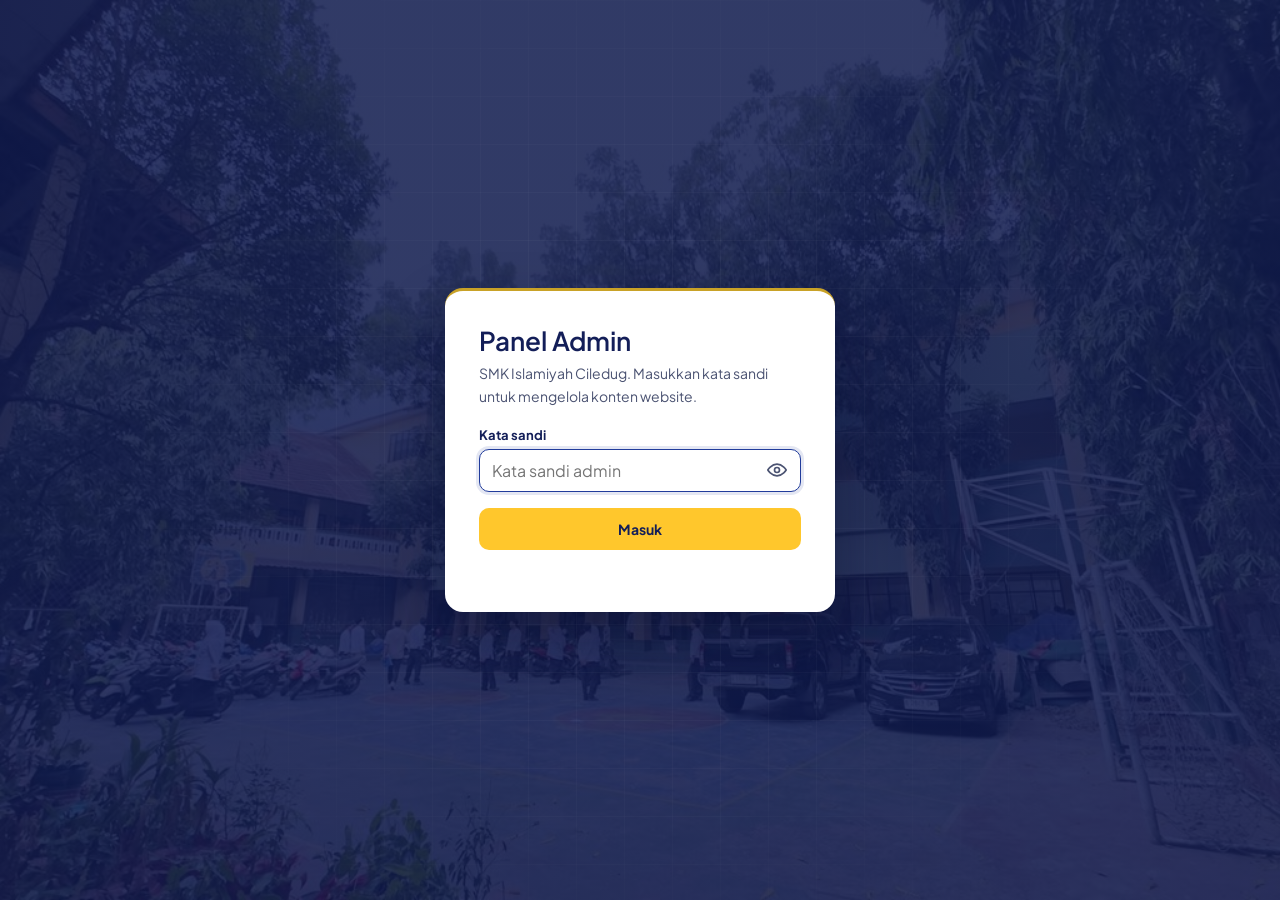
<file: admin.html>
<!DOCTYPE html>
<html lang="id">

<head>
  <meta charset="UTF-8">
  <meta name="viewport" content="width=device-width, initial-scale=1">
  <title>Panel Admin · SMK Islamiyah Ciledug</title>
  <link rel="icon" type="image/png" href="assets/favicon.png">
  <meta name="robots" content="noindex,nofollow">
  <style>
@font-face { font-family: 'Plus Jakarta Sans'; font-style: normal; font-weight: 400; font-display: swap; src: url('css/fonts/pjs-400.woff2') format('woff2'); }
@font-face { font-family: 'Plus Jakarta Sans'; font-style: normal; font-weight: 500; font-display: swap; src: url('css/fonts/pjs-500.woff2') format('woff2'); }
@font-face { font-family: 'Plus Jakarta Sans'; font-style: normal; font-weight: 600; font-display: swap; src: url('css/fonts/pjs-600.woff2') format('woff2'); }
@font-face { font-family: 'Plus Jakarta Sans'; font-style: normal; font-weight: 700; font-display: swap; src: url('css/fonts/pjs-700.woff2') format('woff2'); }
@font-face { font-family: 'Plus Jakarta Sans'; font-style: normal; font-weight: 800; font-display: swap; src: url('css/fonts/pjs-800.woff2') format('woff2'); }

    :root {
      --navy: #131E58; --blue: #213C9B; --sky: #4FC3F7; --gold: #FFC72C; --gold-dk: #E6A700;
      --ink: #12162B; --sub: #4B5372; --paper: #F6F8FC; --line: #E3E7F2; --red: #C0392B; --green: #1E8E5A;
    }
    * { box-sizing: border-box; margin: 0; padding: 0; }
    [hidden] { display: none !important; }
    body { font-family: 'Plus Jakarta Sans', system-ui, sans-serif; background: var(--paper); color: var(--ink); min-height: 100vh; }
    h1, h2, h3 { font-family: 'Plus Jakarta Sans', system-ui, sans-serif; color: var(--navy); line-height: 1.2; font-weight: 600; }
    button, input, select, textarea { font: inherit; color: inherit; }
    p { color: var(--sub); line-height: 1.6; }
    a { color: var(--blue); }

    /* LOGIN */
    /* Latar login: foto sekolah + lapisan navy datar (selaras dengan hero website) */
    .login { position: relative; min-height: 100vh; display: grid; place-items: center; padding: 20px; background: linear-gradient(rgba(15, 26, 77, .86), rgba(15, 26, 77, .86)), url('assets/hero.jpg') center / cover no-repeat, var(--navy); }
    .login::before { content: ''; position: absolute; inset: 0; pointer-events: none; background-image: linear-gradient(rgba(255, 255, 255, .05) 1px, transparent 1px), linear-gradient(90deg, rgba(255, 255, 255, .05) 1px, transparent 1px); background-size: 48px 48px; -webkit-mask-image: radial-gradient(circle at 50% 50%, #000, transparent 75%); mask-image: radial-gradient(circle at 50% 50%, #000, transparent 75%); }
    .login-box { position: relative; border-top: 3px solid #C9A227; }
    /* Kolom kata sandi + tombol tampilkan/sembunyikan */
    .pw-wrap { position: relative; }
    .pw-wrap input { padding-right: 46px; }
    .pw-eye { position: absolute; top: 50%; right: 6px; transform: translateY(-50%); width: 36px; height: 36px; display: grid; place-items: center; border: 0; border-radius: 8px; background: none; color: var(--sub); cursor: pointer; transition: background-color .15s ease, color .15s ease; }
    .pw-eye:hover { background: #EEF1FA; color: var(--navy); }
    .pw-eye:focus-visible { outline: 2px solid var(--blue); outline-offset: 1px; }
    .pw-eye .off { display: none; }
    .pw-eye[aria-pressed="true"] .on { display: none; }
    .pw-eye[aria-pressed="true"] .off { display: block; }
    .login-box { background: #fff; border-radius: 18px; padding: 34px; width: 100%; max-width: 390px; box-shadow: 0 30px 60px rgba(6, 10, 40, .35); }
    .login-box h1 { font-size: 26px; margin-bottom: 6px; }
    .login-box p { font-size: 14px; margin-bottom: 20px; }
    .login-box .err { color: var(--red); font-size: 13px; font-weight: 600; margin-top: 10px; min-height: 18px; }

    /* SHELL */
    .shell { display: grid; grid-template-columns: 250px 1fr; min-height: 100vh; }
    aside { background: var(--navy); color: #fff; padding: 22px 14px; position: sticky; top: 0; height: 100vh; display: flex; flex-direction: column; gap: 4px; overflow-y: auto; }
    aside .brand { padding: 4px 10px 18px; }
    aside .brand b { display: block; font-family: 'Plus Jakarta Sans', system-ui, sans-serif; font-size: 17px; }
    aside .brand span { font-size: 12px; color: var(--sky); font-weight: 600; }
    aside .nav { background: none; border: none; color: #CBD3F0; text-align: left; padding: 11px 12px; border-radius: 10px; font-weight: 600; font-size: 14.5px; cursor: pointer; }
    aside .nav:hover { background: rgba(255, 255, 255, .07); color: #fff; }
    aside .nav.on { background: rgba(255, 199, 44, .16); color: var(--gold); }
    aside .spacer { flex: 1; }
    aside .side-link { color: #CBD3F0; font-size: 13.5px; font-weight: 600; padding: 9px 12px; text-decoration: none; border-radius: 10px; background: none; border: none; text-align: left; cursor: pointer; }
    aside .side-link:hover { color: #fff; background: rgba(255, 255, 255, .07); }
    main { padding: 30px 34px 70px; min-width: 0; }
    .head { display: flex; align-items: center; justify-content: space-between; gap: 14px; margin-bottom: 22px; flex-wrap: wrap; }
    .head h1 { font-size: 28px; }

    /* BUTTONS */
    .btn { display: inline-flex; align-items: center; justify-content: center; gap: 8px; padding: 10px 18px; border-radius: 10px; font-weight: 700; font-size: 14px; cursor: pointer; border: 2px solid transparent; background: var(--navy); color: #fff; }
    .btn:hover { filter: brightness(1.15); }
    .btn.primary { background: var(--gold); color: var(--navy); }
    .btn.primary:hover { background: var(--gold-dk); filter: none; }
    .btn.ghost { background: #fff; color: var(--navy); border-color: var(--line); }
    .btn.ghost:hover { border-color: var(--blue); filter: none; }
    .btn.danger { background: #fff; color: var(--red); border-color: #F0C9C4; }
    .btn.danger:hover { background: #FDF0EE; filter: none; }
    .btn.sm { padding: 6px 12px; font-size: 13px; }

    /* CARDS + FORMS */
    .card { background: #fff; border: 1px solid var(--line); border-radius: 16px; padding: 24px; margin-bottom: 20px; }
    .card h3 { font-size: 18px; margin-bottom: 10px; }
    .fgrid { display: grid; grid-template-columns: 1fr 1fr; gap: 16px 18px; }
    .fld { display: flex; flex-direction: column; gap: 6px; min-width: 0; }
    .fld.full { grid-column: 1 / -1; }
    .lbl, .fld > span.t { font-size: 13px; font-weight: 700; color: var(--navy); }
    .fld input, .fld select, .fld textarea, .login-box input { border: 1.5px solid var(--line); border-radius: 10px; padding: 10px 12px; background: #fff; width: 100%; }
    .fld input:focus, .fld select:focus, .fld textarea:focus, .login-box input:focus { outline: none; border-color: var(--blue); box-shadow: 0 0 0 3px rgba(33, 60, 155, .12); }
    .fld textarea { resize: vertical; line-height: 1.55; }
    small.hint { font-size: 12px; color: var(--sub); }
    .form-actions { display: flex; gap: 10px; flex-wrap: wrap; margin-top: 22px; padding-top: 18px; border-top: 1px solid var(--line); }

    /* IMAGES */
    .imgbox .prev { border: 1.5px dashed #C9D1EA; border-radius: 12px; min-height: 120px; max-height: 220px; display: flex; align-items: center; justify-content: center; background: #F1F4FB; overflow: hidden; color: var(--sub); font-size: 13px; }
    .imgbox .prev img { max-width: 100%; max-height: 220px; object-fit: contain; display: block; }
    .imgbox .acts { display: flex; gap: 8px; margin-top: 10px; flex-wrap: wrap; }
    .galgrid { display: grid; grid-template-columns: repeat(auto-fill, minmax(96px, 1fr)); gap: 10px; }
    .galgrid .g { position: relative; aspect-ratio: 4/3; border-radius: 10px; overflow: hidden; border: 1px solid var(--line); background: #F1F4FB; }
    .galgrid img { width: 100%; height: 100%; object-fit: cover; display: block; }
    .galgrid .x { position: absolute; top: 4px; right: 4px; width: 24px; height: 24px; border-radius: 50%; border: none; background: rgba(18, 22, 43, .75); color: #fff; cursor: pointer; font-size: 14px; line-height: 1; }
    .galgrid .x:hover { background: var(--red); }

    /* LIST + EDITOR */
    .split { display: grid; grid-template-columns: minmax(260px, 340px) 1fr; gap: 22px; align-items: start; }
    .list { background: #fff; border: 1px solid var(--line); border-radius: 16px; overflow: hidden; }
    .row { display: grid; grid-template-columns: 52px 1fr auto; gap: 12px; align-items: center; padding: 10px 12px; border-bottom: 1px solid var(--line); cursor: pointer; }
    .row:last-child { border-bottom: none; }
    .row:hover { background: #F6F8FF; }
    .row.on { background: #EEF3FF; box-shadow: inset 3px 0 0 var(--gold); }
    .row .th { width: 52px; height: 42px; border-radius: 8px; background: linear-gradient(135deg, var(--navy), var(--sky)); overflow: hidden; }
    .row .th img { width: 100%; height: 100%; object-fit: cover; display: block; }
    .row .tx b { display: block; font-size: 14px; color: var(--navy); line-height: 1.3; }
    .row .tx span { font-size: 12px; color: var(--sub); }
    .row .mv { display: flex; flex-direction: column; gap: 2px; }
    .row .mv button { border: 1px solid var(--line); background: #fff; border-radius: 6px; width: 24px; height: 20px; font-size: 11px; cursor: pointer; line-height: 1; }
    .row .mv button:hover { background: var(--gold); }
    .empty { padding: 26px; text-align: center; color: var(--sub); font-size: 14px; }
    .placeholder { color: var(--sub); text-align: center; padding: 50px 20px; }

    /* DASHBOARD */
    .stats { display: grid; grid-template-columns: repeat(auto-fit, minmax(150px, 1fr)); gap: 16px; margin-bottom: 20px; }
    .stat { background: #fff; border: 1px solid var(--line); border-radius: 16px; padding: 20px; cursor: pointer; }
    .stat:hover { border-color: var(--blue); }
    .stat b { display: block; font-family: 'Plus Jakarta Sans', system-ui, sans-serif; font-size: 34px; color: var(--navy); }
    .stat span { font-size: 13px; color: var(--sub); font-weight: 600; }
    .badge { display: inline-block; font-size: 12px; font-weight: 700; padding: 4px 10px; border-radius: 20px; }
    .badge.draft { background: #FFF3D6; color: #8A5B00; }
    .badge.file { background: #DDF3E8; color: var(--green); }
    .badge.default { background: #EAF0FF; color: var(--blue); }
    ol.steps { padding-left: 20px; color: var(--sub); line-height: 1.8; font-size: 14.5px; }
    .btn-row { display: flex; gap: 10px; flex-wrap: wrap; margin-top: 14px; }

    /* SWITCH */
    .swrow { grid-column: 1 / -1; display: flex; align-items: center; gap: 12px; cursor: pointer; font-weight: 700; color: var(--navy); font-size: 14px; position: relative; }
    .swrow input { position: absolute; opacity: 0; pointer-events: none; }
    .swui, .rsw { width: 46px; height: 26px; border-radius: 26px; background: #C9D1EA; position: relative; transition: background .2s; flex: none; border: none; padding: 0; }
    .swui::after, .rsw::after { content: ''; position: absolute; top: 3px; left: 3px; width: 20px; height: 20px; border-radius: 50%; background: #fff; transition: transform .2s; box-shadow: 0 1px 3px rgba(0, 0, 0, .25); }
    .swrow input:checked + .swui, .rsw.on { background: var(--green); }
    .swrow input:checked + .swui::after, .rsw.on::after { transform: translateX(20px); }
    .swrow input:focus-visible + .swui { box-shadow: 0 0 0 3px rgba(33, 60, 155, .25); }
    .rsw { cursor: pointer; width: 42px; height: 24px; }
    .rsw::after { width: 18px; height: 18px; }
    .rsw.on::after { transform: translateX(18px); }
    .row.hs { grid-template-columns: 52px 1fr auto auto; }
    .row.off .th, .row.off .tx { opacity: .5; }

    /* VERIFIKASI LOGIN */
    .verify { position: fixed; inset: 0; z-index: 300; display: grid; place-items: center; padding: 14px; background: rgba(10, 14, 40, .7); opacity: 0; transition: opacity .25s ease; }
    .verify.in { opacity: 1; }
    .verify-box { width: 100%; max-width: 340px; padding: 30px 28px 26px; text-align: center; background: #fff; border-radius: 18px; box-shadow: 0 30px 70px rgba(6, 10, 40, .45); transform: translateY(10px) scale(.97); transition: transform .3s ease; }
    .verify.in .verify-box { transform: none; }
    .verify-box h3 { font-size: 20px; margin-bottom: 4px; }
    .verify-box p { font-size: 14px; }
    .v-check { width: 64px; height: 64px; margin: 0 auto 14px; border-radius: 50%; background: var(--green); display: grid; place-items: center; animation: vpop .4s ease both; }
    .v-check path { fill: none; stroke: #fff; stroke-width: 3.2; stroke-linecap: round; stroke-linejoin: round; stroke-dasharray: 26; stroke-dashoffset: 26; animation: vdraw .4s .2s ease forwards; }
    .v-load { display: flex; align-items: center; justify-content: center; gap: 10px; margin-top: 16px; font-size: 13px; font-weight: 600; color: var(--sub); }
    .v-spin { width: 18px; height: 18px; border: 3px solid var(--line); border-top-color: var(--blue); border-radius: 50%; animation: vspin .8s linear infinite; }
    .v-bar { height: 4px; margin-top: 18px; border-radius: 2px; background: var(--line); overflow: hidden; }
    .v-bar i { display: block; height: 100%; width: 0; background: var(--blue); animation: vfill 1.3s linear forwards; }
    @keyframes vspin { to { transform: rotate(360deg); } }
    @keyframes vpop { from { transform: scale(.6); opacity: 0; } }
    @keyframes vdraw { to { stroke-dashoffset: 0; } }
    @keyframes vfill { to { width: 100%; } }
    @media (prefers-reduced-motion: reduce) { .v-check, .v-check path { animation: none; stroke-dashoffset: 0; } .verify, .verify-box { transition: none; } }

    /* DIALOG KONFIRMASI KUSTOM */
    .cfm { position: fixed; inset: 0; z-index: 310; display: grid; place-items: center; padding: 14px; background: rgba(10, 14, 40, .65); opacity: 0; transition: opacity .2s ease; }
    .cfm.in { opacity: 1; }
    .cfm-box { width: 100%; max-width: 400px; padding: 28px 26px 22px; text-align: center; background: #fff; border-radius: 18px; box-shadow: 0 30px 70px rgba(6, 10, 40, .45); transform: translateY(10px) scale(.97); transition: transform .25s ease; }
    .cfm.in .cfm-box { transform: none; }
    .cfm-ico { width: 56px; height: 56px; margin: 0 auto 14px; border-radius: 50%; display: grid; place-items: center; background: #FDF0EE; color: var(--red); }
    .cfm-box h3 { font-size: 20px; margin-bottom: 6px; }
    .cfm-box p { font-size: 14px; }
    .cfm-act { display: flex; gap: 10px; margin-top: 22px; }
    .cfm-act .btn { flex: 1; padding: 11px 14px; }
    .btn.alert { background: var(--red); color: #fff; border-color: var(--red); }
    .btn.alert:hover { background: #A5301F; border-color: #A5301F; filter: none; }
    .cfm-act .btn:focus-visible { outline: 3px solid rgba(33, 60, 155, .35); outline-offset: 2px; }
    @media (max-width: 420px) { .cfm-act { flex-direction: column-reverse; } }
    @media (prefers-reduced-motion: reduce) { .cfm, .cfm-box { transition: none; } }

    /* CROPPER */
    .modal-bg { position: fixed; inset: 0; background: rgba(10, 14, 40, .65); display: grid; place-items: center; z-index: 200; padding: 14px; }
    .modal { background: #fff; border-radius: 18px; padding: 22px; width: 100%; max-width: 620px; max-height: 96vh; overflow-y: auto; box-shadow: 0 30px 70px rgba(6, 10, 40, .45); }
    .modal h3 { font-size: 20px; margin-bottom: 4px; }
    .modal h3 small { font-family: 'Plus Jakarta Sans', system-ui, sans-serif; font-size: 13px; color: var(--sub); font-weight: 600; }
    .cr-help { font-size: 13px; margin-bottom: 12px; }
    .cr-ratios { display: flex; gap: 6px; flex-wrap: wrap; margin-bottom: 12px; }
    .cr-ratios button { border: 1.5px solid var(--line); background: #fff; border-radius: 20px; padding: 5px 13px; font-size: 13px; font-weight: 700; color: var(--sub); cursor: pointer; }
    .cr-ratios button:hover { border-color: var(--blue); }
    .cr-ratios button.on { background: var(--navy); border-color: var(--navy); color: #fff; }
    .crop-vp { position: relative; margin: 0 auto; overflow: hidden; background: #0d1233; border-radius: 10px; touch-action: none; cursor: grab; user-select: none; }
    .crop-vp:active { cursor: grabbing; }
    .crop-vp.chk { background: repeating-conic-gradient(#d9deee 0% 25%, #fff 0% 50%) 50% / 16px 16px; }
    .crop-vp img { position: absolute; left: 0; top: 0; max-width: none; transform-origin: 0 0; pointer-events: none; -webkit-user-drag: none; }
    .crop-vp .cgrid { position: absolute; inset: 0; pointer-events: none; box-shadow: inset 0 0 0 2px rgba(255, 255, 255, .85);
      background:
        linear-gradient(90deg, transparent calc(33.33% - .5px), rgba(255, 255, 255, .45) calc(33.33% - .5px), rgba(255, 255, 255, .45) calc(33.33% + .5px), transparent calc(33.33% + .5px), transparent calc(66.66% - .5px), rgba(255, 255, 255, .45) calc(66.66% - .5px), rgba(255, 255, 255, .45) calc(66.66% + .5px), transparent calc(66.66% + .5px)),
        linear-gradient(180deg, transparent calc(33.33% - .5px), rgba(255, 255, 255, .45) calc(33.33% - .5px), rgba(255, 255, 255, .45) calc(33.33% + .5px), transparent calc(33.33% + .5px), transparent calc(66.66% - .5px), rgba(255, 255, 255, .45) calc(66.66% - .5px), rgba(255, 255, 255, .45) calc(66.66% + .5px), transparent calc(66.66% + .5px)); }
    .cr-zoom { display: flex; align-items: center; gap: 10px; margin: 14px auto 6px; max-width: 420px; font-weight: 700; color: var(--sub); }
    .cr-zoom input { flex: 1; accent-color: var(--navy); }
    .cr-info { text-align: center; font-size: 12.5px; color: var(--sub); min-height: 18px; }
    .cr-info b.warn { color: var(--red); }
    .cr-auto { display: flex; gap: 8px; align-items: center; font-size: 13px; color: var(--sub); margin-top: 10px; cursor: pointer; }

    #toast { position: fixed; bottom: 24px; left: 50%; transform: translateX(-50%) translateY(20px); background: var(--navy); color: #fff; padding: 12px 20px; border-radius: 12px; font-weight: 600; font-size: 14px; opacity: 0; pointer-events: none; transition: all .25s ease; z-index: 100; box-shadow: 0 14px 30px rgba(6, 10, 40, .3); max-width: 90vw; }
    #toast.show { opacity: 1; transform: translateX(-50%) translateY(0); }
    #toast.err { background: var(--red); }

    @media (max-width: 900px) {
      .shell { grid-template-columns: 1fr; }
      aside { position: static; height: auto; flex-direction: row; flex-wrap: wrap; padding: 12px; gap: 4px; }
      aside .brand { width: 100%; padding: 2px 8px 8px; }
      aside .spacer { display: none; }
      aside .nav, aside .side-link { padding: 8px 12px; font-size: 13.5px; }
      main { padding: 22px 16px 70px; }
      .split { grid-template-columns: 1fr; }
      .fgrid { grid-template-columns: 1fr; }
    }
  </style>
  <script src="js/data.js"></script>
</head>

<body>
  <!-- LOGIN -->
  <div class="login" id="login" hidden>
    <div class="login-box">
      <h1>Panel Admin</h1>
      <p>SMK Islamiyah Ciledug. Masukkan kata sandi untuk mengelola konten website.</p>
      <div id="login-info" style="font-size:13px; margin-bottom:14px"></div>
      <div class="fld"><span class="t">Kata sandi</span><div class="pw-wrap"><input type="password" id="pw" autocomplete="current-password" placeholder="Kata sandi admin"><button type="button" class="pw-eye" id="pw-eye" aria-label="Tampilkan kata sandi" aria-pressed="false" title="Tampilkan kata sandi"><svg class="on" width="20" height="20" viewBox="0 0 24 24" fill="none" stroke="currentColor" stroke-width="2" stroke-linecap="round" stroke-linejoin="round" aria-hidden="true"><path d="M1 12s4-7 11-7 11 7 11 7-4 7-11 7S1 12 1 12z"/><circle cx="12" cy="12" r="3"/></svg><svg class="off" width="20" height="20" viewBox="0 0 24 24" fill="none" stroke="currentColor" stroke-width="2" stroke-linecap="round" stroke-linejoin="round" aria-hidden="true"><path d="M17.94 17.94A10.9 10.9 0 0 1 12 19c-7 0-11-7-11-7a19.8 19.8 0 0 1 5.06-5.94M9.9 4.24A10.1 10.1 0 0 1 12 4c7 0 11 7 11 7a19.9 19.9 0 0 1-3.17 4.19M14.12 14.12a3 3 0 1 1-4.24-4.24"/><path d="M1 1l22 22"/></svg></button></div></div>
      <button class="btn primary" id="btn-login" style="width:100%; margin-top:16px">Masuk</button>
      <div class="err" id="login-err"></div>
    </div>
  </div>

  <!-- PANEL -->
  <div class="shell" id="shell" hidden>
    <aside>
      <div class="brand"><b>Panel Admin</b><span>SMK Islamiyah Ciledug</span></div>
      <button class="nav" data-go="home">Ringkasan</button>
      <button class="nav" data-go="settings">Pengaturan Umum</button>
      <button class="nav" data-go="profil">Profil Sekolah</button>
      <button class="nav" data-go="jurusan">Jurusan</button>
      <button class="nav" data-go="prestasi">Prestasi</button>
      <button class="nav" data-go="ekskul">Ekstrakurikuler</button>
      <button class="nav" data-go="poster">Poster Beranda</button>
      <button class="nav" data-go="testimoni">Testimoni Alumni</button>
      <button class="nav" data-go="mitra">Mitra Industri</button>
      <button class="nav" data-go="kegiatan">Kegiatan</button>
      <button class="nav" data-go="unduhan">Dokumen</button>
      <button class="nav" data-go="chatbot">Chatbot (Tanya Jawab)</button>
      <button class="nav" data-go="ppdb">PPDB</button>
      <button class="nav" data-go="berkas">Berkas PPDB</button>
      <button class="nav" data-go="faq">FAQ Biaya &amp; Beasiswa</button>
      <button class="nav" data-go="publish">Publikasi &amp; Cadangan</button>
      <div class="spacer"></div>
      <a class="side-link" href="index.html" target="_blank" rel="noopener">Lihat website ↗</a>
      <button class="side-link" id="btn-logout">Keluar</button>
    </aside>
    <main id="view"></main>
  </div>
  <div id="toast"></div>

  <script>
    /* // GANTI KATA SANDI ADMIN
       Ubah teks di bawah ini. Catatan: ini hanya pengunci tampilan panel. Karena situs ini statis, perubahan
       baru tampil ke pengunjung setelah file data.json diunggah ke hosting (lihat menu Publikasi & Cadangan),
       jadi orang yang membuka admin.html tanpa kata sandi tidak bisa mengubah website publik. */
    const ADMIN_PASSWORD = 'admin123';

    const $ = (s, r = document) => r.querySelector(s);
    const $$ = (s, r = document) => [...r.querySelectorAll(s)];
    const clone = o => JSON.parse(JSON.stringify(o));
    // Teks disimpan dengan < dan > diubah jadi entitas supaya aman ditampilkan di website; di form dikembalikan lagi
    const enc = s => String(s ?? '').replace(/</g, '&lt;').replace(/>/g, '&gt;');
    const dec = s => String(s ?? '').replace(/&lt;/g, '<').replace(/&gt;/g, '>');
    const attr = s => dec(s).replace(/&/g, '&amp;').replace(/"/g, '&quot;').replace(/</g, '&lt;');

    let SERVER = null, HAS_DRAFT = false;   // SERVER = info dari api.php bila hosting mendukung (mode database), null = mode statis
    let D, SOURCE = 'default', cur = 'home', state = { idx: null }, editing = null, CUR_FIELDS = [];
    const view = $('#view');

    /* ---------- DATA ---------- */
    const toAdmin = data => { const d = clone(data); d.JURUSAN = Object.entries(d.JURUSAN).map(([id, j]) => ({ id, ...j })); return d; };
    const payload = () => { const d = clone(D); d.JURUSAN = Object.fromEntries(d.JURUSAN.map(({ id, ...r }) => [id, r])); return d; };
    async function persist() {
      try {
        if (SERVER) { await api('save', { method: 'POST', json: payload() }); SOURCE = 'server'; toast('Tersimpan dan langsung tayang di website'); }
        else { await SiteStore.save(payload()); SOURCE = 'draft'; toast('Tersimpan'); }
        return true;
      } catch (e) {
        toast(SERVER ? (e.message || 'Gagal menyimpan ke server') : 'Gagal menyimpan: penyimpanan browser penuh. Kecilkan jumlah/ukuran foto.', true);
        return false;
      }
    }
    // ---- komunikasi dengan api.php (hanya dipakai di mode server) ----
    async function api(action, opt = {}) {
      const headers = {};
      if (SERVER && SERVER.csrf) headers['X-CSRF-Token'] = SERVER.csrf;
      let body = opt.body;
      if (opt.json !== undefined) { headers['Content-Type'] = 'application/json'; body = JSON.stringify(opt.json); }
      const r = await fetch('api/api.php?action=' + action, { method: opt.method || 'GET', headers, body, credentials: 'same-origin', cache: 'no-store' });
      let j = null; try { j = await r.json(); } catch (e) { }
      if (r.status === 401 && action !== 'login') { toast('Sesi habis, silakan masuk lagi', true); setTimeout(() => location.reload(), 1300); throw new Error('Sesi habis, silakan masuk lagi'); }
      if (!r.ok || !j || j.ok === false) throw new Error((j && j.error) || ('Permintaan ke server gagal (' + r.status + ')'));
      return j;
    }
    // Mode server: foto disimpan sebagai file di folder uploads/ (bukan teks base64), yang disimpan di data hanya alamatnya
    async function storeImage(dataUrl) {
      if (!SERVER || !/^data:image\//.test(dataUrl || '')) return dataUrl;
      const blob = await (await fetch(dataUrl)).blob();
      const fd = new FormData(); fd.append('file', blob, 'foto');
      return (await api('upload', { method: 'POST', body: fd })).url;
    }
    // ===== Paket publikasi: data.json ringan + foto sebagai file terpisah =====
    function loadJSZip() {
      if (window.JSZip) return Promise.resolve(window.JSZip);
      return new Promise((res, rej) => {
        const s = document.createElement('script'); s.src = 'https://cdnjs.cloudflare.com/ajax/libs/jszip/3.10.1/jszip.min.js';
        s.onload = () => res(window.JSZip); s.onerror = () => rej(new Error('Gagal memuat pustaka ZIP. Periksa koneksi internet.')); document.head.appendChild(s);
      });
    }
    async function splitImages(o, files) {   // ganti setiap foto base64 dengan path assets/img/<hash>.<ext>
      if (typeof o === 'string') {
        if (!o.startsWith('data:image/')) return o;
        const blob = await (await fetch(o)).blob(), buf = await blob.arrayBuffer();
        const h = Array.from(new Uint8Array(await crypto.subtle.digest('SHA-1', buf))).map(b => b.toString(16).padStart(2, '0')).join('').slice(0, 10);
        const ext = { 'image/webp': 'webp', 'image/jpeg': 'jpg', 'image/png': 'png', 'image/gif': 'gif', 'image/svg+xml': 'svg' }[blob.type] || 'img';
        const path = `assets/img/${h}.${ext}`; files.set(path, buf); return path;
      }
      if (Array.isArray(o)) { const r = []; for (const x of o) r.push(await splitImages(x, files)); return r; }
      if (o && typeof o === 'object') { const r = {}; for (const k of Object.keys(o)) r[k] = await splitImages(o[k], files); return r; }
      return o;
    }
    async function exportPackage() {
      const JSZip = await loadJSZip(), files = new Map(), data = await splitImages(payload(), files);
      const zip = new JSZip(); zip.file('content/data.json', JSON.stringify(data));
      files.forEach((buf, path) => zip.file(path, buf));
      const blob = await zip.generateAsync({ type: 'blob', compression: 'DEFLATE' });
      const d = new Date(), stamp = `${d.getFullYear()}${String(d.getMonth() + 1).padStart(2, '0')}${String(d.getDate()).padStart(2, '0')}`;
      const a = document.createElement('a'); a.href = URL.createObjectURL(blob); a.download = `smk-publikasi-${stamp}.zip`; a.click();
      setTimeout(() => URL.revokeObjectURL(a.href), 2000); return files.size;
    }
    async function recompressImages(o, st) {   // ubah foto base64 lama (JPEG/PNG) menjadi WebP bila hasilnya lebih kecil
      if (typeof o === 'string') {
        if (!/^data:image\/(jpeg|png)/.test(o)) return o;
        try {
          const im = await loadImg(o), k = Math.min(1, 1600 / Math.max(im.naturalWidth, im.naturalHeight));
          const c = document.createElement('canvas'); c.width = Math.round(im.naturalWidth * k); c.height = Math.round(im.naturalHeight * k);
          c.getContext('2d').drawImage(im, 0, 0, c.width, c.height);
          const n = c.toDataURL('image/webp', .8);
          if (n.startsWith('data:image/webp') && n.length < o.length) { st.n++; st.saved += o.length - n.length; return n; }
        } catch (e) { }
        return o;
      }
      if (Array.isArray(o)) { const r = []; for (const x of o) r.push(await recompressImages(x, st)); return r; }
      if (o && typeof o === 'object') { const r = {}; for (const k of Object.keys(o)) r[k] = await recompressImages(o[k], st); return r; }
      return o;
    }
    async function migrateImages(o) {   // pindahkan semua foto base64 di dalam data ke folder uploads/
      if (typeof o === 'string') return /^data:image\//.test(o) ? storeImage(o) : o;
      if (Array.isArray(o)) { const r = []; for (const x of o) r.push(await migrateImages(x)); return r; }
      if (o && typeof o === 'object') { const r = {}; for (const k of Object.keys(o)) r[k] = await migrateImages(o[k]); return r; }
      return o;
    }
    function toast(msg, err) {
      const t = $('#toast'); t.textContent = msg; t.className = 'show' + (err ? ' err' : '');
      clearTimeout(toast.t); toast.t = setTimeout(() => t.className = '', 2600);
    }

    /* ---------- GAMBAR: potong & ubah ukuran ---------- */
    // Setiap kolom foto punya rasio & ukuran keluaran bawaan yang cocok dengan tempat pemasangannya di website.
    const RATIOS = { '4:5': 4 / 5, '3:4': 3 / 4, '16:9': 16 / 9, '4:3': 4 / 3, '3:2': 3 / 2, '2:1': 2, '1:1': 1, 'free': 0 };
    const loadImg = src => new Promise((res, rej) => { const im = new Image(); im.onload = () => res(im); im.onerror = rej; im.src = src; });
    function specOf(f) {
      const g = f.type === 'gallery';
      return { ratio: f.ratio || (g ? '4:3' : '16:9'), out: f.out || (g ? 1000 : 1400), ratios: f.ratios || ['16:9', '4:3', '3:2', '2:1', '1:1', 'free'], mime: f.png ? 'image/png' : 'image/jpeg' };
    }
    // Semua foto dikonversi ke WebP di canvas sebelum disimpan (jauh lebih ringan dari JPEG/PNG; alpha PNG tetap terjaga).
    // Browser lama tanpa dukungan WebP otomatis memakai format asal.
    const WEBP = (() => { try { return document.createElement('canvas').toDataURL('image/webp').startsWith('data:image/webp'); } catch (e) { return false; } })();
    function drawCrop(img, sx, sy, sw, sh, out, mime) {
      const k = Math.min(1, out / Math.max(sw, sh));                 // tidak pernah diperbesar, hanya dikecilkan
      const ow = Math.max(1, Math.round(sw * k)), oh = Math.max(1, Math.round(sh * k));
      const c = document.createElement('canvas'); c.width = ow; c.height = oh;
      const g = c.getContext('2d');
      if (mime === 'image/jpeg') { g.fillStyle = '#fff'; g.fillRect(0, 0, ow, oh); }
      g.drawImage(img, sx, sy, sw, sh, 0, 0, ow, oh);
      return WEBP ? c.toDataURL('image/webp', mime === 'image/png' ? .9 : .82) : c.toDataURL(mime, .85);
    }
    function centerRegion(nw, nh, key) {
      const ar = RATIOS[key] || nw / nh; let sw = nw, sh = nh;
      if (nw / nh > ar) sw = nh * ar; else sh = nw / ar;
      return [(nw - sw) / 2, (nh - sh) / 2, sw, sh];
    }
    async function autoCrop(file, f, key) {
      const url = URL.createObjectURL(file), sp = specOf(f);
      try { const im = await loadImg(url); return drawCrop(im, ...centerRegion(im.naturalWidth, im.naturalHeight, key), sp.out, sp.mime); }
      finally { URL.revokeObjectURL(url); }
    }
    // Hasil: null = dilewati, {abort:true} = batalkan semua, {data, auto, key} = diterapkan
    async function openCropper(src, f, info = {}) {
      const isFile = typeof src !== 'string', url = isFile ? URL.createObjectURL(src) : src, sp = specOf(f);
      let img;
      try { img = await loadImg(url); } catch (e) { if (isFile) URL.revokeObjectURL(url); toast('Gagal membaca gambar', true); return null; }
      const nw = img.naturalWidth, nh = img.naturalHeight, multi = (info.total || 1) > 1, more = multi && info.n < info.total;
      return new Promise(resolve => {
        const bg = document.createElement('div'); bg.className = 'modal-bg';
        bg.innerHTML = `<div class="modal" role="dialog" aria-modal="true">
          <h3>Atur foto ${multi ? `<small>(${info.n} dari ${info.total})</small>` : ''}</h3>
          <p class="cr-help">${f.label}: geser foto untuk memilih bagian yang tampil, geser slider atau scroll untuk memperbesar.</p>
          <div class="cr-ratios">${sp.ratios.map(k => `<button type="button" data-r="${k}">${k === 'free' ? 'Bebas' : k}</button>`).join('')}</div>
          <div class="crop-vp${sp.mime === 'image/png' ? ' chk' : ''}"><img alt="" draggable="false" src="${url}"><div class="cgrid"></div></div>
          <div class="cr-zoom"><span>−</span><input type="range" min="1" max="4" step="0.01" value="1" aria-label="Perbesar"><span>+</span></div>
          <div class="cr-info"></div>
          ${more ? '<label class="cr-auto"><input type="checkbox" id="cr-auto"> Terapkan rasio ini otomatis (potong bagian tengah) ke foto sisanya</label>' : ''}
          <div class="form-actions">
            <button type="button" class="btn primary" data-a="ok">Terapkan</button>
            <button type="button" class="btn ghost" data-a="skip">${multi ? 'Lewati foto ini' : 'Batal'}</button>
            ${multi ? '<button type="button" class="btn danger" data-a="abort" style="margin-left:auto">Batalkan semua</button>' : ''}
          </div></div>`;
        document.body.appendChild(bg);
        const vp = bg.querySelector('.crop-vp'), im = vp.querySelector('img'), zoom = bg.querySelector('input[type=range]'), infoEl = bg.querySelector('.cr-info');
        let key = sp.ratios.includes(sp.ratio) ? sp.ratio : sp.ratios[0], vw, vh, min, sc, x, y, drag = null;

        const paint = () => {
          x = Math.min(0, Math.max(vw - nw * sc, x)); y = Math.min(0, Math.max(vh - nh * sc, y));
          im.style.width = nw * sc + 'px'; im.style.height = nh * sc + 'px'; im.style.transform = `translate(${x}px,${y}px)`;
          const sw = vw / sc, sh = vh / sc, k = Math.min(1, sp.out / Math.max(sw, sh));
          infoEl.innerHTML = `Hasil: ${Math.round(sw * k)} × ${Math.round(sh * k)} px` + (sw < 600 ? ' · <b class="warn">resolusi rendah, hasil mungkin kurang tajam</b>' : '');
        };
        const layout = () => {
          const ar = RATIOS[key] || nw / nh;
          const maxW = Math.min(560, innerWidth - 72), maxH = Math.max(160, innerHeight * .48);
          vw = maxW; vh = vw / ar; if (vh > maxH) { vh = maxH; vw = vh * ar; }
          vp.style.width = vw + 'px'; vp.style.height = vh + 'px';
          min = Math.max(vw / nw, vh / nh); sc = min; x = (vw - nw * sc) / 2; y = (vh - nh * sc) / 2; zoom.value = 1;
          $$('.cr-ratios button', bg).forEach(b => b.classList.toggle('on', b.dataset.r === key));
          paint();
        };
        const setZoom = z => {
          z = Math.min(4, Math.max(1, z)); zoom.value = z;
          const cx = (vw / 2 - x) / sc, cy = (vh / 2 - y) / sc;   // titik tengah tetap di tempatnya saat zoom
          sc = min * z; x = vw / 2 - cx * sc; y = vh / 2 - cy * sc; paint();
        };
        zoom.addEventListener('input', () => setZoom(+zoom.value));
        vp.addEventListener('wheel', e => { e.preventDefault(); setZoom(+zoom.value * (e.deltaY < 0 ? 1.08 : 1 / 1.08)); }, { passive: false });
        vp.addEventListener('pointerdown', e => { drag = { px: e.clientX, py: e.clientY, x, y }; vp.setPointerCapture?.(e.pointerId); });
        vp.addEventListener('pointermove', e => { if (!drag) return; x = drag.x + e.clientX - drag.px; y = drag.y + e.clientY - drag.py; paint(); });
        ['pointerup', 'pointercancel'].forEach(ev => vp.addEventListener(ev, () => drag = null));
        $$('.cr-ratios button', bg).forEach(b => b.onclick = () => { key = b.dataset.r; layout(); });

        const onKey = e => { if (e.key === 'Escape') close(null); };
        const close = result => { document.removeEventListener('keydown', onKey); bg.remove(); if (isFile) URL.revokeObjectURL(url); resolve(result); };
        document.addEventListener('keydown', onKey);
        bg.querySelector('[data-a="skip"]').onclick = () => close(null);
        const ab = bg.querySelector('[data-a="abort"]'); if (ab) ab.onclick = () => close({ abort: true });
        bg.querySelector('[data-a="ok"]').onclick = () => {
          try {
            const data = drawCrop(img, -x / sc, -y / sc, vw / sc, vh / sc, sp.out, sp.mime);
            close({ data, key, auto: !!(bg.querySelector('#cr-auto') || {}).checked });
          } catch (e) { toast('Gagal memproses gambar', true); }
        };
        layout();
      });
    }
    const imgBox = (f, val) => `
      <div class="imgbox" id="box_${f.key}">
        <span class="lbl">${f.label}</span>
        <div class="prev" style="margin-top:6px">${val ? `<img src="${val}" alt="">` : '<span>Belum ada foto</span>'}</div>
        <div class="acts">
          <label class="btn ghost sm" style="cursor:pointer">${val ? 'Ganti foto' : 'Pilih foto'}<input type="file" accept="image/*" hidden data-key="${f.key}"></label>
          ${val ? `<button type="button" class="btn ghost sm" data-act="recrop" data-key="${f.key}">Atur ulang potongan</button><button type="button" class="btn danger sm" data-act="del-img" data-key="${f.key}">Hapus foto</button>` : ''}
        </div>
        ${f.hint ? `<small class="hint">${f.hint}</small>` : ''}
      </div>`;
    const galBox = (f, arr = []) => `
      <div class="imgbox" id="box_${f.key}">
        <span class="lbl">${f.label}</span>
        <div class="galgrid" style="margin-top:6px">
          ${arr.map((src, i) => `<div class="g"><img src="${src}" alt=""><button type="button" class="x" title="Hapus" data-act="del-gal" data-key="${f.key}" data-i="${i}">×</button></div>`).join('')}
        </div>
        <div class="acts"><label class="btn ghost sm" style="cursor:pointer">+ Tambah foto<input type="file" accept="image/*" multiple hidden data-key="${f.key}"></label></div>
        <small class="hint">${f.hint || 'Bisa pilih beberapa foto sekaligus.'}${arr.length ? '' : ' Kalau kosong, website memakai foto dari folder assets/ bila ada.'}</small>
      </div>`;

    /* ---------- FORM GENERIK ---------- */
    function fieldHTML(f, obj) {
      const v = obj[f.key], w = f.w === 'half' ? 'fld' : 'fld full';
      if (f.type === 'switch') return `<label class="swrow"><input type="checkbox" data-k="${f.key}"${v !== false ? ' checked' : ''}><span class="swui"></span><span>${f.label}</span></label>${f.hint ? `<small class="hint" style="grid-column:1/-1;margin-top:-8px">${f.hint}</small>` : ''}`;
      if (f.type === 'image') return `<div class="fld full">${imgBox(f, v)}</div>`;
      if (f.type === 'gallery') return `<div class="fld full">${galBox(f, v)}</div>`;
      const hint = f.hint ? `<small class="hint">${f.hint}</small>` : '';
      const lbl = `<span class="t">${f.label}${f.req ? ' *' : ''}</span>`;
      if (f.type === 'textarea') return `<label class="${w}">${lbl}<textarea data-k="${f.key}" rows="${f.rows || 4}" placeholder="${attr(f.ph || '')}">${attr(v)}</textarea>${hint}</label>`;
      if (f.type === 'lines') return `<label class="${w}">${lbl}<textarea data-k="${f.key}" rows="${f.rows || 5}" placeholder="Satu baris = satu poin">${attr((v || []).map(dec).join('\n'))}</textarea>${hint}</label>`;
      if (f.type === 'select') {
        const opts = typeof f.options === 'function' ? f.options() : f.options;
        return `<label class="${w}">${lbl}<select data-k="${f.key}">${opts.map(o => `<option${dec(v) === o ? ' selected' : ''}>${attr(o)}</option>`).join('')}</select>${hint}</label>`;
      }
      return `<label class="${w}">${lbl}<input data-k="${f.key}" value="${attr(v)}" placeholder="${attr(f.ph || '')}">${hint}</label>`;
    }
    const formHTML = (fields, obj) => `<div class="fgrid">${fields.map(f => fieldHTML(f, obj)).join('')}</div>`;
    function syncForm() {
      if (!editing) return;
      $$('[data-k]', view).forEach(el => {
        const f = CUR_FIELDS.find(x => x.key === el.dataset.k); if (!f) return;
        if (f.type === 'switch') { editing[f.key] = el.checked; return; }
        editing[f.key] = f.type === 'lines' ? el.value.split('\n').map(x => enc(x.trim())).filter(Boolean) : enc(el.value.trim());
      });
    }
    function missingRequired() { const f = CUR_FIELDS.find(x => x.req && !editing[x.key]); return f ? f.label : null; }

    /* ---------- DEFINISI BAGIAN ---------- */
    const KATEGORI = ['Akademik', 'Non-Akademik', 'Sekolah'], TINGKAT = ['Sekolah', 'Kecamatan', 'Kota', 'Provinsi', 'Nasional', 'Internasional'];
    const nextId = arr => Math.max(0, ...arr.map(x => +x.id || 0)) + 1;
    const SECTIONS = {
      jurusan: {
        title: 'Jurusan', noun: 'jurusan', arr: () => D.JURUSAN, add: 'end',
        blank: () => ({ id: '', name: '', singkatan: '', tagline: '', desc: '', kompetensi: [], fasilitas: [], kegiatan: [], karier: [], foto: '', galeri: [] }),
        label: x => x.name || '(tanpa nama)', sub: x => x.singkatan,
        fields: () => [
          { key: 'name', label: 'Nama jurusan', type: 'text', req: 1, ph: 'Teknik Komputer dan Jaringan' },
          { key: 'singkatan', label: 'Singkatan / kode', type: 'text', req: 1, w: 'half', ph: 'TKJ', hint: 'Jadi alamat halaman dan nama foto (huruf kecil). Tidak bisa diubah setelah jurusan dibuat.' },
          { key: 'tagline', label: 'Tagline singkat', type: 'text', w: 'half', ph: 'Satu kalimat pembuka' },
          { key: 'desc', label: 'Deskripsi', type: 'textarea', rows: 4 },
          { key: 'kompetensi', label: 'Kompetensi yang dipelajari', type: 'lines', w: 'half' },
          { key: 'fasilitas', label: 'Fasilitas & praktik', type: 'lines', w: 'half' },
          { key: 'kegiatan', label: 'Kegiatan jurusan', type: 'lines', w: 'half' },
          { key: 'karier', label: 'Prospek karier', type: 'lines', w: 'half' },
          { key: 'foto', label: 'Foto utama jurusan', type: 'image', hint: 'Tampil di kartu, slideshow beranda, dan halaman detail. Rasio 16:9 paling aman.' },
          { key: 'galeri', label: 'Galeri foto', type: 'gallery' }
        ]
      },
      prestasi: {
        title: 'Prestasi', noun: 'prestasi', arr: () => D.PRESTASI, add: 'start',
        blank: () => ({ id: nextId(D.PRESTASI), title: '', kategori: 'Akademik', tingkat: 'Sekolah', tahun: String(new Date().getFullYear()), jur: 'Umum', desc: '', foto: '' }),
        label: x => x.title || '(tanpa judul)', sub: x => `${x.tingkat || ''} · ${x.tahun || ''}`,
        fields: () => [
          { key: 'title', label: 'Judul prestasi', type: 'text', req: 1, ph: 'Juara 1 LKS Network Systems' },
          { key: 'kategori', label: 'Kategori', type: 'select', options: KATEGORI, w: 'half' },
          { key: 'tingkat', label: 'Tingkat', type: 'select', options: TINGKAT, w: 'half' },
          { key: 'tahun', label: 'Tahun', type: 'text', w: 'half', ph: '2026' },
          { key: 'jur', label: 'Jurusan', type: 'select', options: () => [...D.JURUSAN.map(j => dec(j.singkatan)), 'Umum', 'Sekolah'], w: 'half' },
          { key: 'desc', label: 'Deskripsi', type: 'textarea', rows: 4 },
          { key: 'foto', label: 'Foto prestasi', type: 'image' }
        ]
      },
      ekskul: {
        title: 'Ekstrakurikuler', noun: 'ekstrakurikuler', arr: () => D.EKSKUL, add: 'end',
        blank: () => ({ id: nextId(D.EKSKUL), name: '', desc: '', jadwal: '', foto: '', galeri: [] }),
        label: x => x.name || '(tanpa nama)', sub: x => x.jadwal,
        fields: () => [
          { key: 'name', label: 'Nama ekstrakurikuler', type: 'text', req: 1 },
          { key: 'jadwal', label: 'Jadwal', type: 'text', ph: 'Sabtu, 09.00–11.00' },
          { key: 'desc', label: 'Deskripsi', type: 'textarea', rows: 4 },
          { key: 'foto', label: 'Foto utama', type: 'image' },
          { key: 'galeri', label: 'Galeri kegiatan', type: 'gallery' }
        ]
      },
      kegiatan: {
        title: 'Kegiatan', noun: 'kegiatan', arr: () => D.KEGIATAN, add: 'start',
        blank: () => ({ id: nextId(D.KEGIATAN), kategori: 'Akademik', jur: 'Umum', title: '', tanggal: '', excerpt: '', content: '', foto: '', galeri: [] }),
        label: x => x.title || '(tanpa judul)', sub: x => x.tanggal,
        fields: () => [
          { key: 'title', label: 'Judul kegiatan', type: 'text', req: 1 },
          { key: 'tanggal', label: 'Tanggal', type: 'text', ph: '17 Agustus 2026', w: 'half' },
          { key: 'kategori', label: 'Kategori (filter)', type: 'select', options: KATEGORI, w: 'half' },
          { key: 'jur', label: 'Jurusan (filter)', type: 'select', options: () => [...D.JURUSAN.map(j => dec(j.singkatan)), 'Umum', 'Sekolah'], w: 'half' },
          { key: 'excerpt', label: 'Ringkasan (tampil di daftar)', type: 'textarea', rows: 2 },
          { key: 'content', label: 'Isi berita', type: 'textarea', rows: 7 },
          { key: 'foto', label: 'Foto utama', type: 'image' },
          { key: 'galeri', label: 'Galeri foto', type: 'gallery' }
        ]
      }
    };
    SECTIONS.poster = {
      title: 'Poster Beranda', noun: 'poster', toggle: true, arr: () => D.POSTER, add: 'start',
      note: 'Section poster di beranda hanya tampil bila saklar "Tampilkan section Info dan Pengumuman (Poster)" di Pengaturan Umum dinyalakan.',
      blank: () => ({ id: nextId(D.POSTER), aktif: true, judul: '', keterangan: '', foto: '', link: '', tombol: '', warna: 'Biru', tampilTeks: true }),
      label: x => x.judul || '(tanpa judul)', sub: x => (x.aktif === false ? 'Nonaktif' : 'Aktif') + (x.foto ? ' · gambar' : ' · poster teks'),
      fields: () => [
        { key: 'aktif', label: 'Tampilkan poster ini di beranda', type: 'switch', hint: 'Matikan untuk menyembunyikan poster tanpa menghapusnya. Bisa juga lewat saklar di daftar sebelah kiri.' },
        { key: 'judul', label: 'Judul poster', type: 'text', req: 1, ph: 'Penerimaan Siswa Baru 2027/2028' },
        { key: 'keterangan', label: 'Keterangan singkat', type: 'textarea', rows: 3 },
        { key: 'foto', label: 'Gambar poster (opsional)', type: 'image', ratio: '4:5', ratios: ['4:5', '3:4', '1:1', '16:9', 'free'], out: 1200, hint: 'Pakai rasio 4:5 (tegak) supaya pas di kartu. Kalau dikosongkan, poster tampil sebagai poster teks berwarna dari judul dan keterangan di atas.' },
        { key: 'tampilTeks', label: 'Tampilkan judul dan keterangan di bawah gambar', type: 'switch', hint: 'Matikan kalau gambar posternya sudah memuat tulisan lengkap. Tidak berpengaruh pada poster teks.' },
        { key: 'link', label: 'Tautan tujuan (opsional)', type: 'text', ph: '#ppdb atau https://...', hint: 'Halaman di website ini: #ppdb, #jurusan, #prestasi, #kegiatan, #kontak. Atau tautan lengkap https://... Kosongkan: gambar diperbesar saat diklik.' },
        { key: 'tombol', label: 'Teks tombol (opsional)', type: 'text', w: 'half', ph: 'Selengkapnya' },
        { key: 'warna', label: 'Warna poster teks', type: 'select', options: ['Biru', 'Emas', 'Hijau'], w: 'half', hint: 'Dipakai saat poster tidak memakai gambar.' }
      ]
    };
    SECTIONS.testimoni = {
      title: 'Testimoni Alumni', noun: 'testimoni', note: 'Section ini hanya tampil di beranda bila saklar "Tampilkan section Cerita Alumni" di Pengaturan Umum dinyalakan. Isi bawaan hanyalah contoh; ganti dengan testimoni alumni yang sebenarnya sebelum dinyalakan.', toggle: true, arr: () => D.TESTIMONI, add: 'end',
      blank: () => ({ id: nextId(D.TESTIMONI), aktif: true, nama: '', tahun: String(new Date().getFullYear() - 1), pekerjaan: '', pesan: '', foto: '' }),
      label: x => x.nama || '(tanpa nama)', sub: x => `Alumni ${x.tahun || ''}${x.pekerjaan ? ' · ' + x.pekerjaan : ''}`,
      fields: () => [
        { key: 'aktif', label: 'Tampilkan di beranda', type: 'switch' },
        { key: 'nama', label: 'Nama alumni', type: 'text', req: 1 },
        { key: 'tahun', label: 'Tahun lulus', type: 'text', w: 'half', ph: '2023' },
        { key: 'pekerjaan', label: 'Pekerjaan / perusahaan saat ini', type: 'text', w: 'half', ph: 'Network Engineer, PT ...' },
        { key: 'pesan', label: 'Kesan dan pesan', type: 'textarea', rows: 4, hint: 'Singkat saja (1–3 kalimat) supaya kartu tetap rapi.' },
        { key: 'foto', label: 'Foto alumni (opsional)', type: 'image', ratio: '1:1', ratios: ['1:1'], out: 400, hint: 'Rasio 1:1. Kalau kosong, tampil inisial nama.' }
      ]
    };
    SECTIONS.mitra = {
      title: 'Mitra Industri', noun: 'mitra', note: 'Section ini hanya tampil di beranda bila saklar "Tampilkan section Mitra Industri" di Pengaturan Umum dinyalakan. Unggah logo tiap perusahaan (PNG transparan paling bagus); tanpa logo, yang tampil hanya nama perusahaan.', arr: () => D.MITRA, add: 'end',
      blank: () => ({ id: nextId(D.MITRA), nama: '', foto: '' }),
      label: x => x.nama || '(tanpa nama)', sub: x => x.foto ? 'Logo terpasang' : 'Tampil sebagai teks',
      fields: () => [
        { key: 'nama', label: 'Nama perusahaan', type: 'text', req: 1 },
        { key: 'foto', label: 'Logo perusahaan', type: 'image', png: 1, out: 400, ratio: 'free', ratios: ['free', '2:1', '1:1'], hint: 'Logo PNG transparan paling bagus. Kalau kosong, nama perusahaan tampil sebagai teks di marquee beranda.' }
      ]
    };
    SECTIONS.faq = {
      title: 'FAQ Biaya & Beasiswa', noun: 'pertanyaan', toggle: true, arr: () => D.PPDB.faq, add: 'end',
      blank: () => ({ id: nextId(D.PPDB.faq), aktif: true, kategori: 'Biaya', q: '', a: '' }),
      label: x => x.q || '(tanpa pertanyaan)', sub: x => x.kategori,
      fields: () => [
        { key: 'aktif', label: 'Tampilkan di halaman PPDB', type: 'switch' },
        { key: 'kategori', label: 'Topik', type: 'select', options: ['Biaya', 'Beasiswa', 'Umum'], w: 'half', hint: 'Jadi tab filter di accordion.' },
        { key: 'q', label: 'Pertanyaan', type: 'text', req: 1 },
        { key: 'a', label: 'Jawaban', type: 'textarea', rows: 5 }
      ]
    };
    SECTIONS.chatbot = {
      title: 'Chatbot (Tanya Jawab)', noun: 'jawaban', toggle: true, arr: () => D.CHATBOT, add: 'end',
      blank: () => ({ id: nextId(D.CHATBOT), aktif: true, tanya: '', kata: '', jawaban: '' }),
      label: x => x.tanya || '(tanpa pertanyaan)', sub: x => x.kata ? 'Kata kunci: ' + x.kata : 'Belum ada kata kunci',
      fields: () => [
        { key: 'aktif', label: 'Aktifkan jawaban ini', type: 'switch' },
        { key: 'tanya', label: 'Pertanyaan (catatan untuk admin)', type: 'text', req: 1, ph: 'Seragam sekolah' },
        { key: 'kata', label: 'Kata kunci pemicu', type: 'text', ph: 'seragam, baju, pakaian, atribut', hint: 'Pisahkan dengan koma. Chatbot menjawab bila pertanyaan pengunjung memuat salah satu kata/frasa ini (salah ketik ringan tetap dikenali). Pilih kata yang khas, hindari kata umum seperti "sekolah".' },
        { key: 'jawaban', label: 'Jawaban', type: 'textarea', rows: 6, hint: 'Boleh pakai **huruf tebal** dan baris baru. Tombol tautan: tulis [teks tombol](alamat), contoh [Lihat halaman PPDB](ppdb.html) atau [Unduh formulir](unduhan.html).' }
      ]
    };
    const KAT_UNDUHAN = ['Surat & Pernyataan', 'PKL / Prakerin', 'Administrasi', 'Akademik', 'PPDB', 'Lainnya'];
    SECTIONS.unduhan = {
      title: 'Dokumen', noun: 'dokumen', toggle: true, arr: () => D.UNDUHAN, add: 'end',
      blank: () => ({ id: nextId(D.UNDUHAN), aktif: true, kategori: KAT_UNDUHAN[0], judul: '', deskripsi: '', url: '', jenis: '', ukuran: '', tanggal: '' }),
      label: x => x.judul || '(tanpa judul)', sub: x => `${x.kategori || 'Lainnya'} · ${x.url ? 'Tautan terpasang' : 'Belum ada tautan'}`,
      fields: () => [
        { key: 'aktif', label: 'Tampilkan di halaman Dokumen', type: 'switch' },
        { key: 'judul', label: 'Nama dokumen', type: 'text', req: 1, ph: 'Formulir Pendaftaran PKL' },
        { key: 'kategori', label: 'Kategori', type: 'select', options: KAT_UNDUHAN, w: 'half', hint: 'Dokumen dengan kategori yang sama dikelompokkan bersama.' },
        { key: 'jenis', label: 'Jenis berkas (opsional)', type: 'text', w: 'half', ph: 'PDF', hint: 'Kosongkan agar dibaca otomatis dari nama file.' },
        { key: 'deskripsi', label: 'Keterangan singkat', type: 'text', ph: 'Diisi siswa kelas XI sebelum penempatan PKL' },
        { key: 'url', label: 'Tautan / path berkas', type: 'text', ph: 'unduhan/formulir-pkl.pdf  atau  https://drive.google.com/file/d/...', hint: 'Taruh file di folder unduhan/ lalu isi path-nya, atau tempel link Google Drive (Bagikan: Siapa saja yang memiliki link). Kosong = tampil "Segera tersedia".' },
        { key: 'ukuran', label: 'Ukuran (opsional)', type: 'text', w: 'half', ph: '240 KB' },
        { key: 'tanggal', label: 'Terakhir diperbarui (opsional)', type: 'text', w: 'half', ph: 'Okt 2026' }
      ]
    };
    SECTIONS.berkas = {
      title: 'Berkas PPDB', noun: 'berkas', arr: () => D.PPDB.berkas, add: 'end',
      blank: () => ({ id: nextId(D.PPDB.berkas), nama: '', ket: '', link: '' }),
      label: x => x.nama || '(tanpa nama)', sub: x => x.ket,
      fields: () => [
        { key: 'nama', label: 'Nama berkas / surat', type: 'text', req: 1, ph: 'Surat pernyataan orang tua/wali' },
        { key: 'ket', label: 'Keterangan', type: 'text', ph: 'Bermaterai, 1 lembar' },
        { key: 'link', label: 'Tautan unduh (opsional)', type: 'text', ph: 'https://drive.google.com/...', hint: 'Isi kalau ada formulir/surat yang perlu diunduh calon siswa (Google Drive atau file di folder dokumen/). Kosongkan kalau tidak ada.' }
      ]
    };
    const PPDB_FIELDS = [
      { key: 'status', label: 'Status pendaftaran', type: 'select', options: ['Dibuka', 'Segera dibuka', 'Ditutup'], w: 'half', hint: 'Kalau bukan "Dibuka", tombol daftar di website otomatis nonaktif.' },
      { key: 'tahun', label: 'Tahun ajaran', type: 'text', w: 'half', ph: '2027/2028' },
      { key: 'intro', label: 'Kata pengantar', type: 'textarea', rows: 3 },
      { key: 'jadwal', label: 'Jadwal', type: 'lines', w: 'half', hint: 'Satu baris = satu jadwal. Baris pertama tampil di banner beranda.' },
      { key: 'alur', label: 'Alur pendaftaran', type: 'lines', w: 'half', hint: 'Satu baris = satu langkah, otomatis diberi nomor.' },
      { key: 'formUrl', label: 'Tautan formulir online (Google Form)', type: 'text', ph: 'https://forms.gle/...', hint: 'Tempel tautan Google Form. Di Google Form, tambahkan pertanyaan "Upload file" supaya berkas calon siswa masuk ke Google Drive dan datanya rapi di Google Sheets.' },
      { key: 'deadline', label: 'Batas waktu countdown (WIB)', type: 'text', w: 'half', ph: '2026-12-31 23:59', hint: 'Format TTTT-BB-HH JJ:MM. Kosongkan untuk menyembunyikan countdown.' },
      { key: 'deadlineLabel', label: 'Teks di atas countdown', type: 'text', w: 'half', ph: 'Gelombang 1 ditutup dalam' },
      { key: 'catatan', label: 'Catatan tambahan', type: 'textarea', rows: 2 }
    ];
    const PROFIL_FIELDS = [
      { key: 'fotoProfil', label: 'Foto bagian atas (sejarah sekolah)', type: 'image', ratio: '3:2', hint: 'Rasio 3:2 paling pas. Tampil di samping teks sejarah singkat.' },
      { key: 'visi', label: 'Visi', type: 'textarea', rows: 3, hint: 'Satu kalimat/paragraf visi sekolah.' },
      { key: 'misi', label: 'Misi', type: 'lines', rows: 8, hint: 'Satu baris = satu poin misi. Tambah baris baru untuk poin tambahan, hapus baris untuk menghapus poin.' },
      { key: 'fotoVisi', label: 'Foto bagian visi & misi', type: 'image', ratio: '3:2', hint: 'Rasio 3:2 paling pas. Tampil di samping teks visi & misi. Kalau dikosongkan, tampil ikon bawaan.' }
    ];
    const SETTINGS_FIELDS = [
      { key: 'namaLengkap', label: 'Nama lengkap sekolah', type: 'text', req: 1, hint: 'Dipakai di judul tab, beranda, dan footer.' },
      { key: 'namaSekolah', label: 'Nama di navbar (baris 1)', type: 'text', w: 'half' },
      { key: 'subNama', label: 'Nama di navbar (baris 2)', type: 'text', w: 'half' },
      { key: 'heroJudul', label: 'Judul besar beranda (nama sekolah)', type: 'text', hint: 'Tampil di bawah tulisan kecil "Selamat datang di".' },
      { key: 'heroDeskripsi', label: 'Deskripsi beranda', type: 'textarea', rows: 3 },
      { key: 'akreditasi', label: 'Akreditasi (nilai)', type: 'text', w: 'half', ph: 'A', hint: 'Contoh: A, B, atau Unggul.' },
      { key: 'akreditasiKet', label: 'Keterangan akreditasi', type: 'text', w: 'half', ph: 'Terakreditasi BAN-S/M, SK No. ..., berlaku s.d. ...' },
      { key: 'jumlahSiswa', label: 'Jumlah siswa aktif', type: 'text', w: 'half', ph: '500+' },
      { key: 'jumlahGuru', label: 'Jumlah guru & tenaga pendidik', type: 'text', w: 'half', ph: '40+' },
      { key: 'alumni', label: 'Statistik: alumni bekerja', type: 'text', w: 'half', ph: '800+' },
      { key: 'mitra', label: 'Statistik: mitra industri', type: 'text', w: 'half', ph: '25+' },
      { key: 'statKerja', label: 'Statistik: lulusan terserap kerja', type: 'text', w: 'half', ph: '90%', hint: 'Tampil di hero beranda dengan animasi hitung.' },
      { key: 'videoUrl', label: 'Video profil / virtual tour (link YouTube atau .mp4)', type: 'text', ph: 'https://www.youtube.com/watch?v=...', hint: 'Kosongkan untuk menyembunyikan section video di beranda.' },
      { key: 'videoJudul', label: 'Judul section video', type: 'text', w: 'half' },
      { key: 'waSapaan', label: 'Pesan awal saat pengunjung lanjut ke WhatsApp (dari chatbot)', type: 'text', w: 'half' },
      { key: 'npsn', label: 'NPSN (opsional)', type: 'text', w: 'half', hint: 'Tampil di footer bila diisi.' },
      { key: 'jamLayanan', label: 'Jam layanan (opsional)', type: 'text', w: 'half', ph: 'Senin – Jumat, 07.00 – 15.00 WIB' },
      { key: 'alamat', label: 'Alamat', type: 'text' },
      { key: 'telepon', label: 'Telepon', type: 'text', w: 'half' },
      { key: 'email', label: 'Email', type: 'text', w: 'half' },
      { key: 'jam', label: 'Jam operasional', type: 'text', w: 'half', ph: '12.30 - 17.30' },
      { key: 'whatsapp', label: 'Nomor WhatsApp', type: 'text', ph: '0858-8977-6778 (Danang) / 0895-3473-39236 (Monica)', hint: 'Boleh lebih dari satu nomor, pisahkan dengan garis miring atau koma. Awalan 0 otomatis diubah ke 62. Nomor pertama dipakai tombol chat WhatsApp.' },
      { key: 'logo', label: 'Logo sekolah (navbar & beranda)', type: 'image', png: 1, out: 512, ratio: '1:1', ratios: ['1:1', 'free'], hint: 'Pakai rasio 1:1 (persegi) atau Bebas kalau logonya lebar. PNG transparan tetap transparan.' },
      { key: 'posterTampil', label: 'Tampilkan section "Info dan Pengumuman (Poster)" di beranda', type: 'switch', hint: 'Bawaan mati. Nyalakan bila ada poster yang ingin ditayangkan, lalu atur isinya di menu Poster Beranda.' },
      { key: 'testimoniTampil', label: 'Tampilkan section "Cerita Alumni" (testimoni) di beranda', type: 'switch', hint: 'Bawaan mati. Nyalakan setelah testimoni alumni yang asli diisi di menu Testimoni Alumni.' },
      { key: 'mitraTampil', label: 'Tampilkan section "Mitra Industri" (logo berjalan) di beranda', type: 'switch', hint: 'Bawaan mati. Nyalakan setelah daftar mitra dan logonya diisi di menu Mitra Industri.' },
      { key: 'heroBg', label: 'Background beranda', type: 'image', out: 1920, ratio: '16:9', hint: 'Foto lebar rasio 16:9 (1920 px). Lapisan biru transparan tetap dipasang supaya teks terbaca.' },
      { key: 'bannerBg', label: 'Foto latar banner halaman dalam', type: 'image', out: 1600, ratio: '16:9', hint: 'Tampil di judul halaman Profil sampai Kontak, dengan lapisan biru gelap. Kosong = foto gerbang sekolah bawaan.' },
    ];

    /* ---------- VIEWS ---------- */
    function nav(to) {
      if (editing) syncForm();
      cur = to; state = { idx: null }; editing = null;
      $$('aside .nav').forEach(b => b.classList.toggle('on', b.dataset.go === to));
      if (to === 'home') viewHome(); else if (to === 'settings') viewSettings(); else if (to === 'ppdb') viewPpdb(); else if (to === 'profil') viewProfil(); else if (to === 'publish') viewPublish(); else viewList(to);
      window.scrollTo(0, 0);
    }
    function viewHome() {
      const n = { jurusan: D.JURUSAN.length, prestasi: D.PRESTASI.length, ekskul: D.EKSKUL.length, kegiatan: D.KEGIATAN.length, berkas: D.PPDB.berkas.length, poster: D.POSTER.filter(p => p.aktif !== false).length, testimoni: D.TESTIMONI.length, mitra: D.MITRA.length, faq: D.PPDB.faq.length, unduhan: D.UNDUHAN.length, chatbot: D.CHATBOT.length };
      view.innerHTML = `
        <div class="head"><h1>Ringkasan</h1></div>
        <div class="stats">
          <div class="stat" data-go="jurusan"><b>${n.jurusan}</b><span>Jurusan</span></div>
          <div class="stat" data-go="prestasi"><b>${n.prestasi}</b><span>Prestasi</span></div>
          <div class="stat" data-go="ekskul"><b>${n.ekskul}</b><span>Ekstrakurikuler</span></div>
          <div class="stat" data-go="kegiatan"><b>${n.kegiatan}</b><span>Kegiatan</span></div>
          <div class="stat" data-go="poster"><b>${n.poster}/${D.POSTER.length}</b><span>Poster aktif</span></div>
          <div class="stat" data-go="ppdb"><b>${D.PPDB.status}</b><span>Status PPDB</span></div>
          <div class="stat" data-go="berkas"><b>${n.berkas}</b><span>Berkas PPDB</span></div>
          <div class="stat" data-go="testimoni"><b>${n.testimoni}</b><span>Testimoni</span></div>
          <div class="stat" data-go="mitra"><b>${n.mitra}</b><span>Mitra industri</span></div>
          <div class="stat" data-go="faq"><b>${n.faq}</b><span>FAQ PPDB</span></div>
          <div class="stat" data-go="unduhan"><b>${n.unduhan}</b><span>Dokumen</span></div>
          <div class="stat" data-go="chatbot"><b>${n.chatbot}</b><span>Jawaban chatbot</span></div>
        </div>
        <div class="card"><h3>Cara pakai</h3>
          <ol class="steps">
            <li>Ubah teks, logo, dan background di <b>Pengaturan Umum</b>.</li>
            <li>Tambah, ubah, hapus, atau urutkan data di menu Jurusan, Prestasi, Ekstrakurikuler, dan Kegiatan.</li>
            <li>Klik <b>Simpan</b> di setiap form. Hasilnya langsung bisa dilihat lewat "Lihat website" di browser ini.</li>
            ${SERVER ? '<li>Selesai. Setiap perubahan yang disimpan <b>langsung tayang</b> ke semua pengunjung, tanpa mengunggah file.</li>' : '<li>Supaya pengunjung lain ikut melihatnya, buka <b>Publikasi &amp; Cadangan</b> lalu unduh <code>data.json</code> dan unggah ke hosting.</li>'}
          </ol>
        </div>`;
    }
    function viewSettings() {
      editing = clone(D.settings); CUR_FIELDS = SETTINGS_FIELDS;
      view.innerHTML = `
        <div class="head"><h1>Pengaturan Umum</h1></div>
        <div class="card">${formHTML(SETTINGS_FIELDS, editing)}
          <div class="form-actions"><button class="btn primary" data-act="save-settings">Simpan pengaturan</button></div>
        </div>`;
    }
    function viewList(sec) {
      const S = SECTIONS[sec], arr = S.arr();
      view.innerHTML = `
        <div class="head"><h1>${S.title}</h1><button class="btn primary" data-act="new">+ Tambah ${S.noun}</button></div>
        ${S.note ? `<p class="hint" style="margin:-4px 0 16px">${S.note}</p>` : ''}
        <div class="split">
          <div class="list">${arr.length ? arr.map((x, i) => `
            <div class="row${i === state.idx ? ' on' : ''}${S.toggle ? ' hs' : ''}${S.toggle && x.aktif === false ? ' off' : ''}" data-act="edit" data-i="${i}">
              <div class="th">${x.foto ? `<img src="${x.foto}" alt="">` : ''}</div>
              <div class="tx"><b>${S.label(x)}</b><span>${S.sub(x) || ''}</span></div>
              ${S.toggle ? `<button class="rsw${x.aktif === false ? '' : ' on'}" data-act="toggle" data-i="${i}" role="switch" aria-checked="${x.aktif !== false}" title="Aktif / nonaktif"></button>` : ''}
              <div class="mv"><button data-act="up" data-i="${i}" title="Naikkan">▲</button><button data-act="down" data-i="${i}" title="Turunkan">▼</button></div>
            </div>`).join('') : '<div class="empty">Belum ada data. Klik tombol tambah.</div>'}</div>
          <div class="card" id="editor" style="margin:0"></div>
        </div>`;
      renderEditor();
    }
    function renderEditor() {
      const S = SECTIONS[cur], box = $('#editor');
      if (state.idx === null || !editing) { box.innerHTML = '<div class="placeholder">Pilih item di sebelah kiri untuk mengubahnya, atau klik tombol tambah.</div>'; return; }
      CUR_FIELDS = S.fields();
      const isNew = state.idx === -1;
      box.innerHTML = `<h3>${isNew ? 'Tambah ' + S.noun : 'Ubah ' + S.noun}</h3>${formHTML(CUR_FIELDS, editing)}
        <div class="form-actions">
          <button class="btn primary" data-act="save">Simpan</button>
          <button class="btn ghost" data-act="cancel">Batal</button>
          ${isNew ? '' : '<button class="btn danger" data-act="delete" style="margin-left:auto">Hapus</button>'}
        </div>`;
    }
    function viewProfil() {
      editing = clone(D.settings); CUR_FIELDS = PROFIL_FIELDS;
      view.innerHTML = `
        <div class="head"><h1>Profil Sekolah</h1></div>
        <div class="card">${formHTML(PROFIL_FIELDS, editing)}
          <div class="form-actions"><button class="btn primary" data-act="save-profil">Simpan profil</button></div>
        </div>
        <p style="font-size:13.5px">Tampil di halaman Profil website (bagian sejarah, serta visi &amp; misi).</p>`;
    }
    function viewPpdb() {
      editing = clone(D.PPDB); CUR_FIELDS = PPDB_FIELDS;
      view.innerHTML = `
        <div class="head"><h1>PPDB</h1></div>
        <div class="card">${formHTML(PPDB_FIELDS, editing)}
          <div class="form-actions"><button class="btn primary" data-act="save-ppdb">Simpan pengaturan PPDB</button>
            <button class="btn ghost" data-go="berkas">Kelola berkas persyaratan →</button></div>
        </div>`;
    }
    function viewPublish() {
      const size = new Blob([JSON.stringify(payload())]).size;
      const sizeTxt = size > 1048576 ? (size / 1048576).toFixed(1) + ' MB' : Math.round(size / 1024) + ' KB';
      const status = { draft: ['draft', 'Draf di browser ini'], file: ['file', 'Dimuat dari data.json'], default: ['default', 'Data bawaan'], server: ['file', 'Terhubung ke server'], 'server-empty': ['default', 'Server masih kosong (memakai data bawaan)'] }[SOURCE];
      if (SERVER) return viewPublishServer(sizeTxt, status);
      view.innerHTML = `
        <div class="head"><h1>Publikasi &amp; Cadangan</h1></div>
        <div class="card"><h3>Status data</h3>
          <p><span class="badge ${status[0]}">${status[1]}</span> &nbsp;Ukuran data saat ini: <b>${sizeTxt}</b> (sebagian besar foto).</p>
          <p style="margin-top:8px">Perubahan yang kamu simpan tersimpan sebagai <b>draf di browser ini saja</b>. Pengunjung lain baru melihatnya setelah kamu menayangkannya lewat langkah di bawah.</p>
        </div>
        <div class="card"><h3>Menayangkan perubahan ke website</h3>
          <ol class="steps">
            <li>Klik <b>Unduh paket publikasi (.zip)</b>. Paket ini berisi <code>data.json</code> yang ringan dan semua foto sebagai file WebP terpisah (<code>assets/img/</code>), supaya website tetap cepat dibuka.</li>
            <li>Ekstrak ZIP-nya ke folder proyek (sejajar dengan <code>index.html</code>), timpa <code>content/data.json</code> yang lama.</li>
            <li>Upload ulang foldernya ke hosting (Netlify: drag and drop folder proyek lagi, atau push ke Git). Selesai.</li>
          </ol>
          <div class="btn-row"><button class="btn primary" data-act="export-zip">Unduh paket publikasi (.zip)</button><button class="btn ghost" data-act="export">Unduh data.json saja (cadangan penuh)</button><button class="btn ghost" data-act="recompress">Kompres semua foto ke WebP</button></div>
          <p class="muted" style="margin-top:10px">Memerlukan internet sebentar untuk memuat pustaka ZIP. <code>data.json</code> hasil "Unduh data.json saja" masih menyertakan foto di dalamnya (berat), jadi pakai untuk cadangan, bukan untuk ditayangkan.</p>
        </div>
        <div class="card"><h3>Cadangan &amp; pemulihan</h3>
          <div class="btn-row">
            <label class="btn ghost" style="cursor:pointer">Impor data.json<input type="file" accept="application/json,.json" hidden id="import-file"></label>
            <button class="btn ghost" data-act="discard">Buang draf di browser ini</button>
            <button class="btn danger" data-act="reset">Reset ke data bawaan</button>
          </div>
          <p style="margin-top:12px; font-size:13px"><b>Buang draf</b> mengembalikan tampilan ke versi yang sudah ditayangkan (data.json atau bawaan). <b>Reset</b> mengganti seluruh isi dengan data contoh awal.</p>
        </div>`;
    }

    function viewPublishServer(sizeTxt, status) {
      view.innerHTML = `
        <div class="head"><h1>Publikasi &amp; Cadangan</h1></div>
        <div class="card"><h3>Status</h3>
          <p><span class="badge ${status[0]}">${status[1]}</span> &nbsp;Penyimpanan: <b>${SERVER.storage === 'sqlite' ? 'database SQLite' : 'file JSON'}</b>. Ukuran data teks: <b>${sizeTxt}</b>.</p>
          <p style="margin-top:8px">Setiap kali kamu klik <b>Simpan</b>, perubahan <b>langsung tayang</b> ke semua pengunjung. Tidak perlu mengunggah <code>data.json</code>. Foto tersimpan sebagai file di folder <code>uploads/</code> di hosting.</p>
        </div>
        <div class="card"><h3>Cadangan &amp; pemulihan</h3>
          <div class="btn-row">
            <button class="btn primary" data-act="export">Unduh cadangan (data.json)</button>
            <button class="btn ghost" data-act="recompress">Kompres semua foto ke WebP</button>
            <label class="btn ghost" style="cursor:pointer">Impor cadangan<input type="file" accept="application/json,.json" hidden id="import-file"></label>
            ${HAS_DRAFT ? '<button class="btn ghost" data-act="import-draft">Pindahkan draf browser ke server</button>' : ''}
            <button class="btn danger" data-act="reset">Reset ke data bawaan</button>
          </div>
          <p style="margin-top:12px; font-size:13px">Cadangan ini berisi teks dan alamat foto. Untuk cadangan lengkap, unduh juga folder <code>uploads/</code> lewat File Manager hosting (atau aktifkan backup otomatis dari hosting). <b>Impor</b> otomatis memindahkan foto berformat lama (base64) ke folder uploads/.</p>
        </div>`;
    }

    /* ---------- AKSI ---------- */
    document.addEventListener('click', async e => {
      const g = e.target.closest('[data-go]'); if (g) { nav(g.dataset.go); return; }
      const t = e.target.closest('[data-act]'); if (!t) return;
      const act = t.dataset.act, i = +t.dataset.i, S = SECTIONS[cur];
      if (act === 'new') { syncForm(); state.idx = -1; editing = S.blank(); viewList(cur); }
      else if (act === 'toggle') {
        syncForm(); const arr = S.arr(); arr[i].aktif = arr[i].aktif === false;
        if (state.idx === i && editing) editing.aktif = arr[i].aktif;
        await persist(); viewList(cur);
      }
      else if (act === 'edit') { state.idx = i; editing = clone(S.arr()[i]); viewList(cur); }
      else if (act === 'cancel') { state.idx = null; editing = null; viewList(cur); }
      else if (act === 'up' || act === 'down') {
        const a = S.arr(), j = act === 'up' ? i - 1 : i + 1; if (j < 0 || j >= a.length) return;
        syncForm(); [a[i], a[j]] = [a[j], a[i]];
        if (state.idx === i) state.idx = j; else if (state.idx === j) state.idx = i;
        await persist(); viewList(cur);
      }
      else if (act === 'save') {
        syncForm();
        const miss = missingRequired(); if (miss) { toast(`Kolom "${miss}" wajib diisi`, true); return; }
        const a = S.arr();
        if (state.idx === -1) {
          if (cur === 'jurusan') {
            const id = (editing.singkatan || '').toLowerCase().replace(/[^a-z0-9]/g, '');
            if (!id) { toast('Singkatan harus berisi huruf atau angka', true); return; }
            if (a.some(x => x.id === id)) { toast('Kode jurusan sudah dipakai', true); return; }
            editing.id = id;
          }
          if (S.add === 'start') { a.unshift(editing); state.idx = 0; } else { a.push(editing); state.idx = a.length - 1; }
        } else a[state.idx] = editing;
        editing = clone(a[state.idx]);
        if (await persist()) viewList(cur);
      }
      else if (act === 'delete') {
        const item = S.arr()[state.idx];
        if (!confirm(`Hapus "${dec(S.label(item))}"? Tindakan ini tidak bisa dibatalkan.`)) return;
        S.arr().splice(state.idx, 1); state.idx = null; editing = null;
        await persist(); viewList(cur);
      }
      else if (act === 'save-profil') {
        syncForm(); D.settings = Object.assign({}, D.settings, { visi: editing.visi, misi: editing.misi, fotoProfil: editing.fotoProfil, fotoVisi: editing.fotoVisi }); await persist();
      }
      else if (act === 'save-ppdb') {
        syncForm(); D.PPDB = Object.assign({}, editing, { berkas: D.PPDB.berkas }); await persist();
      }
      else if (act === 'save-settings') {
        syncForm(); const miss = missingRequired(); if (miss) { toast(`Kolom "${miss}" wajib diisi`, true); return; }
        D.settings = clone(editing); await persist();
      }
      else if (act === 'recrop') {
        syncForm(); const key = t.dataset.key, f = CUR_FIELDS.find(x => x.key === key);
        const r = await openCropper(editing[key], f);
        if (r && r.data) {
          try { editing[key] = await storeImage(r.data); refreshBox(key); toast('Potongan diperbarui. Klik Simpan untuk menerapkan.'); }
          catch (err) { toast(err.message || 'Gagal mengunggah foto', true); }
        }
      }
      else if (act === 'del-img') { syncForm(); editing[t.dataset.key] = ''; refreshBox(t.dataset.key); }
      else if (act === 'del-gal') { syncForm(); editing[t.dataset.key].splice(i, 1); refreshBox(t.dataset.key); }
      else if (act === 'recompress') {
        if (!WEBP) { toast('Browser ini belum mendukung WebP', true); return; }
        toast('Mengompres foto, mohon tunggu...');
        try {
          const st = { n: 0, saved: 0 }; let data = await recompressImages(payload(), st);
          if (SERVER) data = await migrateImages(data);
          D = toAdmin(SiteStore.merge(data));
          if (await persist()) { toast(st.n ? `${st.n} foto dikompres, hemat ${(st.saved / 1048576).toFixed(1)} MB` : 'Tidak ada foto lama yang perlu dikompres'); viewPublish(); }
        } catch (err) { toast(err && err.message ? err.message : 'Gagal mengompres foto', true); }
      }
      else if (act === 'export-zip') {
        toast('Menyiapkan paket publikasi...');
        try { const n = await exportPackage(); toast(`Paket diunduh (${n} foto). Ekstrak ke folder proyek lalu upload ulang.`); }
        catch (err) { toast(err && err.message ? err.message : 'Gagal membuat paket', true); }
      }
      else if (act === 'export') {
        const blob = new Blob([JSON.stringify(payload())], { type: 'application/json' });
        const a = document.createElement('a'); a.href = URL.createObjectURL(blob); a.download = 'data.json'; a.click();
        setTimeout(() => URL.revokeObjectURL(a.href), 1000);
      }
      else if (act === 'discard') {
        if (!confirm('Buang draf di browser ini dan kembali ke versi yang sudah ditayangkan?')) return;
        await SiteStore.clearDraft(); location.reload();
      }
      else if (act === 'import-draft') {
        if (!confirm('Pindahkan draf editan di browser ini ke server? Isi di server akan diganti.')) return;
        await importDraft();
      }
      else if (act === 'reset') {
        if (!confirm('Ganti SEMUA data dengan data contoh awal? Perubahanmu akan hilang.')) return;
        D = toAdmin(SiteStore.clone(SITE_DEFAULT)); await persist(); nav('home');
      }
    });
    function refreshBox(key) {
      const f = CUR_FIELDS.find(x => x.key === key), box = $('#box_' + key); if (!f || !box) return;
      box.outerHTML = f.type === 'gallery' ? galBox(f, editing[key]) : imgBox(f, editing[key]);
    }
    document.addEventListener('change', async e => {
      const t = e.target;
      if (t.id === 'import-file') {
        try {
          let data = SiteStore.merge(JSON.parse(await t.files[0].text()));
          if (!confirm('Impor akan mengganti seluruh data saat ini. Lanjutkan?')) { t.value = ''; return; }
          if (SERVER) { toast('Memproses impor, foto dipindah ke server...'); data = await migrateImages(data); }
          D = toAdmin(data); if (await persist()) { toast('Impor berhasil'); viewPublish(); }
        } catch (err) { toast(SERVER && err && err.message ? err.message : 'File data.json tidak valid', true); }
        return;
      }
      if (t.type !== 'file' || !t.dataset.key) return;
      const f = CUR_FIELDS.find(x => x.key === t.dataset.key), files = [...t.files]; if (!f || !files.length) return;
      syncForm();
      try {
        if (f.type === 'image') {
          const r = await openCropper(files[0], f);
          if (r && r.data) { editing[f.key] = await storeImage(r.data); refreshBox(f.key); toast('Foto siap. Klik Simpan untuk menerapkan.'); }
        } else {
          const out = []; let auto = null, aborted = false;
          for (let k = 0; k < files.length; k++) {
            if (auto) { out.push(await storeImage(await autoCrop(files[k], f, auto))); continue; }
            const r = await openCropper(files[k], f, { n: k + 1, total: files.length });
            if (r && r.abort) { aborted = true; break; }
            if (r && r.data) { out.push(await storeImage(r.data)); if (r.auto) auto = r.key; }
          }
          if (out.length) { editing[f.key] = (editing[f.key] || []).concat(out); refreshBox(f.key); toast(`${out.length} foto ditambahkan. Klik Simpan untuk menerapkan.`); }
          else if (aborted) toast('Dibatalkan');
        }
      } catch (err) { toast(SERVER && err && err.message ? err.message : 'Gagal memproses gambar', true); }
      t.value = '';
    });

    /* ---------- LOGIN + BOOT ---------- */
    const authed = () => { try { return sessionStorage.getItem('smk_admin') === '1'; } catch (e) { return false; } };
    // Tampilkan / sembunyikan kata sandi
    function setPwVisible(show) {
      const i = $('#pw'), b = $('#pw-eye'); i.type = show ? 'text' : 'password';
      b.setAttribute('aria-pressed', String(show)); const l = show ? 'Sembunyikan kata sandi' : 'Tampilkan kata sandi'; b.setAttribute('aria-label', l); b.title = l;
    }
    $('#pw-eye').onclick = () => { setPwVisible($('#pw').type === 'password'); $('#pw').focus(); };
    function enter() { setPwVisible(false); $('#login').hidden = true; $('#shell').hidden = false; nav('home'); }

    // Pop-up "Verifikasi Berhasil" yang tampil singkat sebelum masuk ke dashboard
    const VERIFY_MS = 1300;
    const wait = ms => new Promise(r => setTimeout(r, ms));
    let loginBusy = false;
    function showVerified() {
      hideVerified(true);
      const el = document.createElement('div'); el.className = 'verify'; el.id = 'verify'; el.setAttribute('role', 'status'); el.setAttribute('aria-live', 'polite');
      el.innerHTML = `<div class="verify-box"><div class="v-check"><svg width="30" height="30" viewBox="0 0 24 24" aria-hidden="true"><path d="M5 12.500l4.500 4.500L19 7.500"/></svg></div>
        <h3>Verifikasi Berhasil!</h3><p>Memuat panel admin...</p>
        <div class="v-load"><span class="v-spin" aria-hidden="true"></span>Mohon tunggu sebentar</div><div class="v-bar"><i></i></div></div>`;
      document.body.appendChild(el); requestAnimationFrame(() => el.classList.add('in'));
    }
    function hideVerified(now) {
      const el = document.getElementById('verify'); if (!el) return;
      if (now) { el.remove(); return; }
      el.classList.remove('in'); setTimeout(() => el.remove(), 260);
    }
    // Dialog konfirmasi kustom pengganti confirm(): resolve true bila "ya", false bila batal / Esc / klik latar
    function askConfirm({ title, message, okText = 'Ya', cancelText = 'Batal', icon = '' }) {
      return new Promise(resolve => {
        const prev = document.activeElement, id = 'cfm' + Date.now();
        const el = document.createElement('div'); el.className = 'cfm';
        el.innerHTML = `<div class="cfm-box" role="alertdialog" aria-modal="true" aria-labelledby="${id}t" aria-describedby="${id}d">
          <div class="cfm-ico" aria-hidden="true">${icon}</div><h3 id="${id}t">${title}</h3><p id="${id}d">${message}</p>
          <div class="cfm-act"><button type="button" class="btn ghost" data-r="0">${cancelText}</button><button type="button" class="btn alert" data-r="1">${okText}</button></div></div>`;
        const btns = el.querySelectorAll('.cfm-act .btn');
        const done = v => { document.removeEventListener('keydown', onKey, true); el.classList.remove('in'); setTimeout(() => el.remove(), 200); document.body.style.overflow = ''; if (prev && prev.focus) prev.focus(); resolve(v); };
        const onKey = e => {
          if (e.key === 'Escape') { e.preventDefault(); e.stopPropagation(); done(false); }
          else if (e.key === 'Tab') {   // fokus dikunci di dalam dialog
            const [a, b] = btns, first = e.shiftKey ? a : b, last = e.shiftKey ? b : a;
            if (document.activeElement === first || !el.contains(document.activeElement)) { e.preventDefault(); last.focus(); }
          }
        };
        el.addEventListener('click', e => { if (e.target === el) done(false); });
        btns.forEach(b => b.onclick = () => done(b.dataset.r === '1'));
        document.addEventListener('keydown', onKey, true);
        document.body.style.overflow = 'hidden'; document.body.appendChild(el);
        requestAnimationFrame(() => el.classList.add('in')); btns[0].focus();   // fokus awal di "Batal" (pilihan aman)
      });
    }
    const ICON_LOGOUT = '<svg width="26" height="26" viewBox="0 0 24 24" fill="none" stroke="currentColor" stroke-width="2.2" stroke-linecap="round" stroke-linejoin="round"><path d="M9 21H5a2 2 0 0 1-2-2V5a2 2 0 0 1 2-2h4"/><path d="M16 17l5-5-5-5"/><path d="M21 12H9"/></svg>';

    async function tryLogin() {   // mode statis (tanpa server)
      if ($('#pw').value !== ADMIN_PASSWORD) { $('#login-err').textContent = 'Kata sandi salah.'; $('#pw').select(); return; }
      loginBusy = true; $('#btn-login').disabled = true; $('#login-err').textContent = '';
      try { sessionStorage.setItem('smk_admin', '1'); } catch (e) { }
      showVerified(); await wait(VERIFY_MS);
      enter(); hideVerified();
      loginBusy = false; $('#btn-login').disabled = false;
    }
    async function detectServer() {
      try {
        const r = await fetch('api/api.php?action=ping', { cache: 'no-store', credentials: 'same-origin' });
        if (!r.ok) return null;
        const j = await r.json();
        return j && j.ok === true ? j : null;
      } catch (e) { return null; }
    }
    function renderLoginInfo() {
      const box = $('#login-info');
      if (!SERVER) { box.innerHTML = ''; return; }
      box.innerHTML = SERVER.problems && SERVER.problems.length
        ? SERVER.problems.map(p => `<div style="color:var(--red); font-weight:600; margin-bottom:4px">⚠ ${p}</div>`).join('')
        : '<div style="color:var(--green); font-weight:600">● Terhubung ke server: perubahan yang disimpan langsung tayang.</div>';
    }
    async function afterLogin(splashStart) {   // splashStart: waktu pop-up verifikasi mulai tampil (kosong bila bukan dari form login)
      const r = await SiteStore.load(); SOURCE = r.source; D = toAdmin(r.data);
      HAS_DRAFT = false;
      if (SERVER) { try { HAS_DRAFT = !!(await SiteStore.getLocal()); } catch (e) { } }
      if (splashStart) await wait(Math.max(0, VERIFY_MS - (Date.now() - splashStart)));   // beri jeda agar pesan sempat terbaca
      enter(); hideVerified();
      if (SERVER && SOURCE === 'server-empty' && HAS_DRAFT && confirm('Server masih kosong, tapi di browser ini ada draf hasil editanmu sebelumnya. Pindahkan draf itu ke server sekarang?')) await importDraft();
    }
    async function importDraft() {
      try {
        toast('Memindahkan draf dan foto ke server...');
        let data = SiteStore.merge(await SiteStore.getLocal());
        data = await migrateImages(data);
        D = toAdmin(data);
        if (await persist()) { await SiteStore.clearDraft(); HAS_DRAFT = false; nav('home'); }
      } catch (e) { toast(e.message || 'Gagal memindahkan draf', true); }
    }
    async function serverLogin() {
      const btn = $('#btn-login'); loginBusy = true; btn.disabled = true; $('#login-err').textContent = '';
      try {
        const j = await api('login', { method: 'POST', json: { password: $('#pw').value } });
        SERVER.csrf = j.csrf; SERVER.authed = true;
        showVerified(); await afterLogin(Date.now());
      } catch (e) { hideVerified(true); $('#login-err').textContent = e.message; $('#pw').select(); }
      loginBusy = false; btn.disabled = false;
    }
    const doLogin = () => { if (!loginBusy) return SERVER ? serverLogin() : tryLogin(); };
    $('#btn-login').onclick = doLogin;
    $('#pw').addEventListener('keydown', e => { if (e.key === 'Enter') doLogin(); });
    $('#btn-logout').onclick = async () => {
      const yes = await askConfirm({ title: 'Keluar dari Panel Admin?', message: 'Sesi Anda akan diakhiri dan Anda perlu memasukkan kata sandi lagi untuk masuk kembali.', okText: 'Ya, Keluar', cancelText: 'Batal', icon: ICON_LOGOUT });
      if (!yes) return;   // Batal / Esc / klik di luar = tetap di panel
      if (SERVER) { try { await api('logout', { method: 'POST' }); } catch (e) { } }
      else { try { sessionStorage.removeItem('smk_admin'); } catch (e) { } }
      location.reload();
    };
    (async function boot() {
      SERVER = await detectServer();
      if (SERVER) {
        if (SERVER.authed) { await afterLogin(); return; }
        renderLoginInfo(); $('#login').hidden = false; $('#pw').focus(); return;
      }
      const r = await SiteStore.load(); SOURCE = r.source; D = toAdmin(r.data);
      if (authed()) enter(); else { $('#login').hidden = false; $('#pw').focus(); }
    })();
  </script>
</body>

</html>
</file>
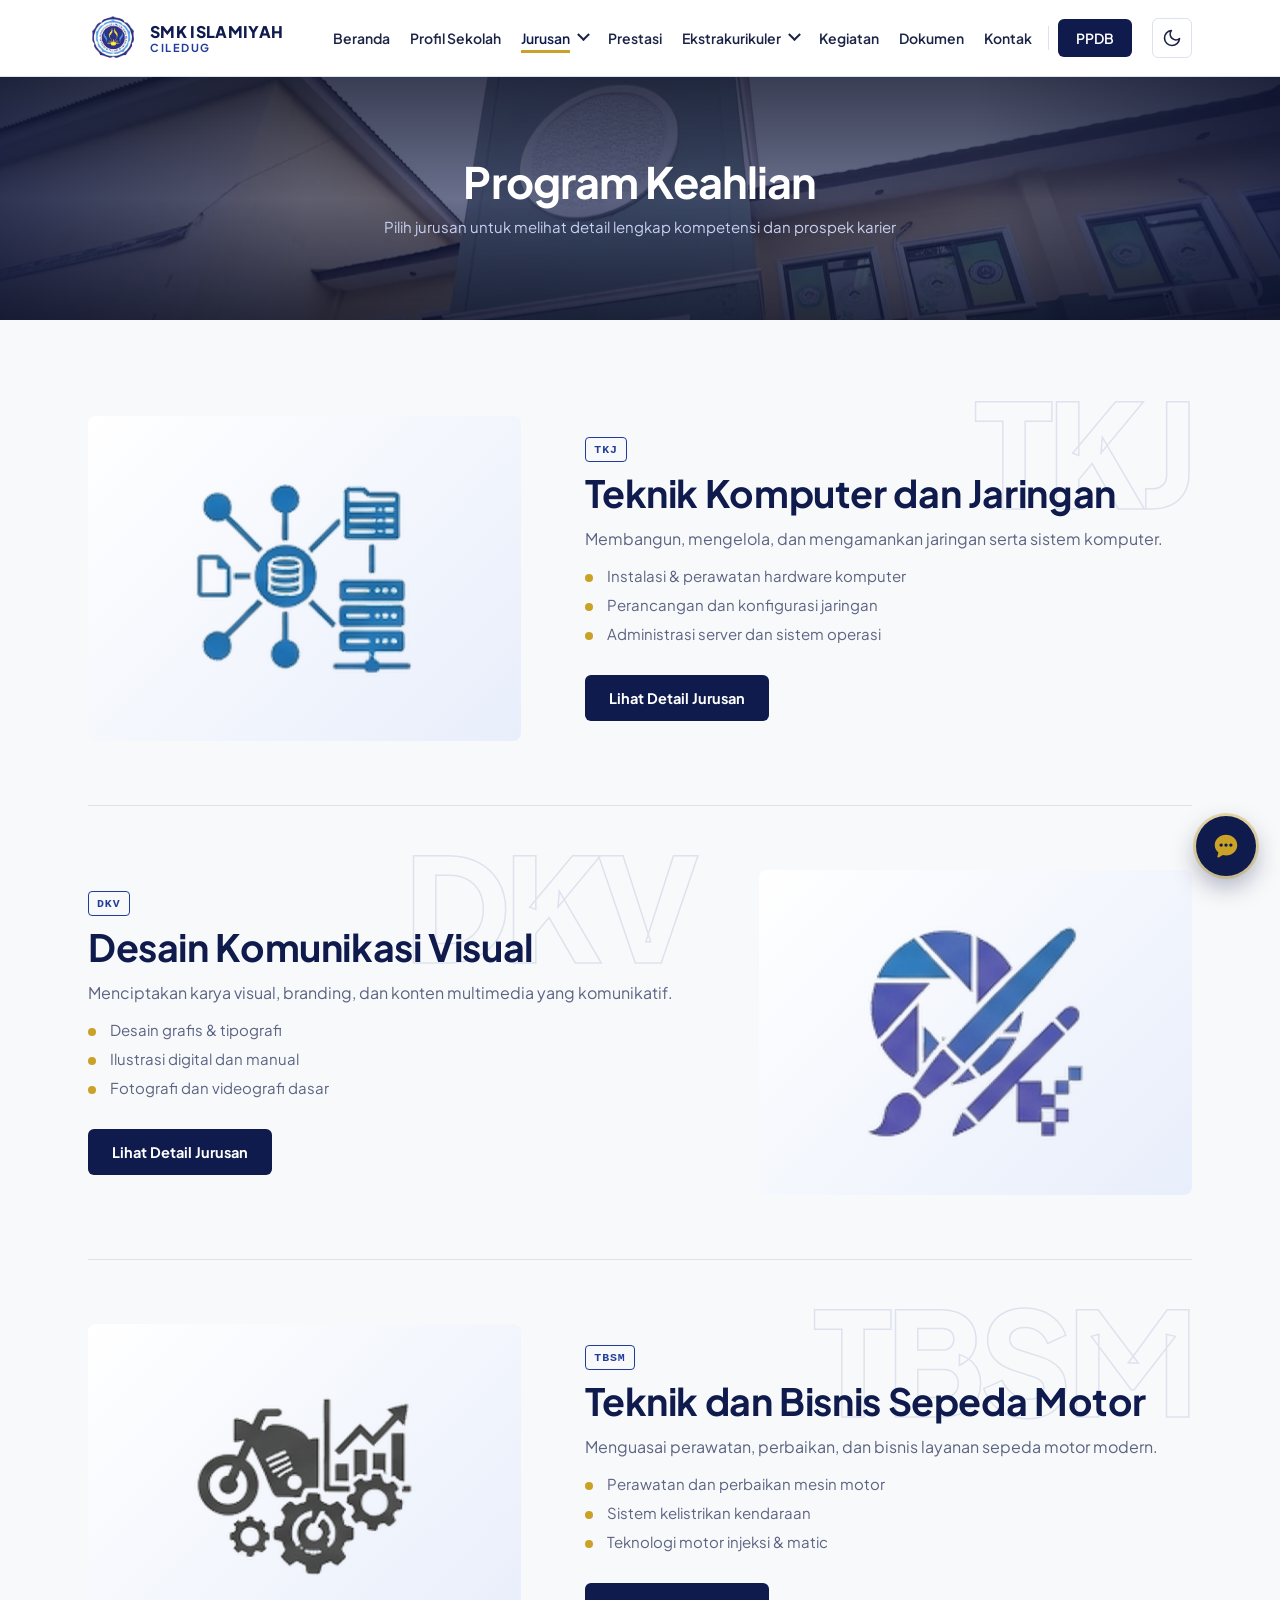
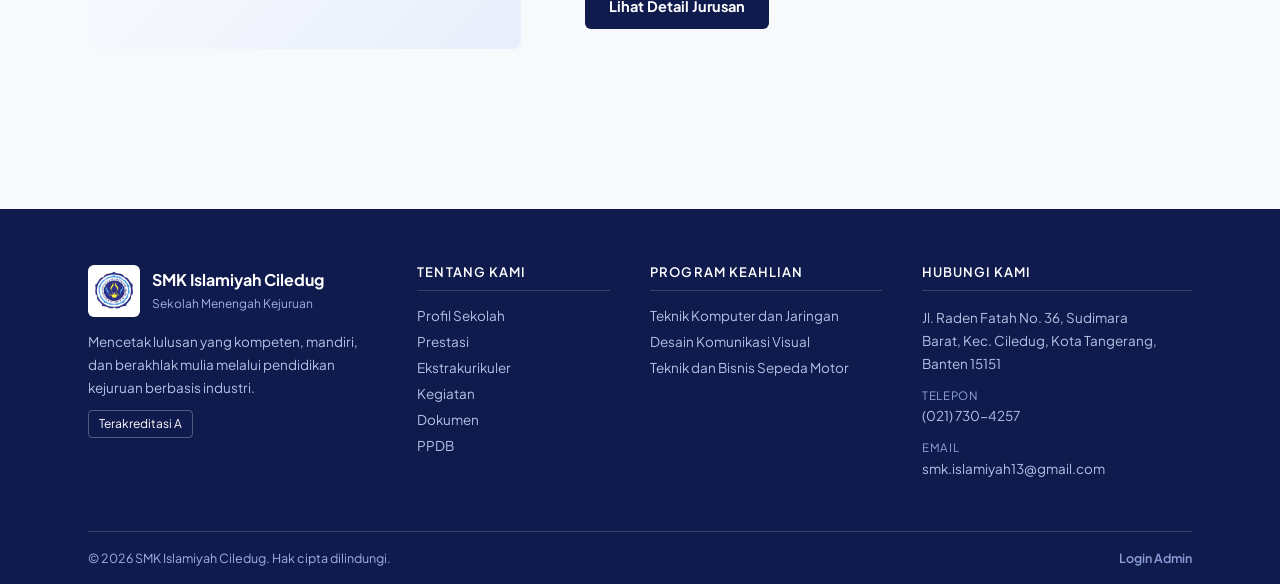
<file: jurusan.html>
<!DOCTYPE html>
<html lang="id">

<head>
  <meta charset="UTF-8">
  <meta name="viewport" content="width=device-width, initial-scale=1, viewport-fit=cover">
  <title>Program Keahlian | SMK Islamiyah Ciledug</title>
  <link rel="icon" type="image/png" href="assets/favicon.png">
    <link rel="stylesheet" href="css/style.css">

  <script>
    /* Urutan ekstensi yang dicoba otomatis untuk setiap gambar di folder assets/.
       Jadi foto boleh .jpg / .jpeg / .png / .webp, tidak perlu ubah kode. */
    const IMG_EXT = ['jpg', 'jpeg', 'png', 'webp'];
    function imgFallback(el) {
      const i = (+el.dataset.i || 0) + 1;
      if (i < IMG_EXT.length) { el.dataset.i = i; el.src = el.dataset.base + '.' + IMG_EXT[i]; }
      else if (el.dataset.alt) { el.dataset.base = el.dataset.alt; el.dataset.alt = ''; el.dataset.i = 0; el.src = el.dataset.base + '.' + IMG_EXT[0]; }   /* cadangan: cari di lokasi lain (mis. logo.png di folder utama) */
      else { el.onerror = null; el.remove(); }   /* semua ekstensi gagal: gambar dibuang, placeholder gradasi tetap tampil */
    }
  </script>
  <script>
    /* Mode terang/gelap: pilihan pengunjung disimpan di browser. Bawaan = terang. */
    try { var _t = localStorage.getItem('smk_theme'); if (_t === 'dark' || _t === 'light') document.documentElement.setAttribute('data-theme', _t); } catch (e) { }
  </script>
  <script src="js/data.js"></script>
</head>

<body data-page="jurusan">
  <header class="site">
    <div class="navbar">
      <!-- // GANTI LOGO NAVBAR
           Cukup simpan logo dengan nama  assets/logo.png  (.jpg / .webp juga terbaca otomatis).
           Kalau file ada, logo SVG placeholder otomatis disembunyikan. Kalau tidak ada, placeholder tetap tampil.
           Ukuran logo diatur di CSS pada selector ".brand svg, .brand img" (default 40x40 px). Kalau logonya lebar, ubah width-nya. -->
      <div class="brand" onclick="go('home')">
        <img id="logo-img" src="assets/logo.png" data-base="assets/logo" data-alt="logo" data-i="-1" alt="Logo SMK Islamiyah Ciledug"
          onload="document.getElementById('logo-fallback').style.display='none'" onerror="imgFallback(this)">
        <svg id="logo-fallback" viewBox="0 0 60 60">
          <circle cx="30" cy="30" r="29" fill="#fff" opacity=".12" />
          <circle cx="30" cy="30" r="24" fill="#0F1A4D" />
          <g fill="#FFC72C">
            <circle cx="30" cy="34" r="7" />
            <path d="M30 8c-6 8-6 12 0 18 6-6 6-10 0-18z" />
          </g>
          <g stroke="#4FC3F7" stroke-width="2.4" fill="none" stroke-linecap="round">
            <path d="M18 40c-3-5-3-9 0-14" />
            <path d="M42 40c3-5 3-9 0-14" />
          </g>
        </svg>
        <div class="name"><b id="brand-b">SMK ISLAMIYAH</b><span id="brand-s">CILEDUG</span></div>
      </div>
      <nav class="menu" id="menu">
        <a href="index.html" data-r="home">Beranda</a>
        <a href="profil.html" data-r="profil">Profil Sekolah</a>
        <div class="has-dd">
          <a href="jurusan.html" data-r="jurusan">Jurusan</a>
          <button class="dd-toggle" aria-label="Buka submenu Jurusan" aria-expanded="false"></button>
          <div class="dropdown" id="dd-jurusan-list"></div>
        </div>
        <a href="prestasi.html" data-r="prestasi">Prestasi</a>
        <div class="has-dd">
          <a href="ekskul.html" data-r="ekskul">Ekstrakurikuler</a>
          <button class="dd-toggle" aria-label="Buka submenu Ekstrakurikuler" aria-expanded="false"></button>
          <div class="dropdown" id="dd-ekskul-list"></div>
        </div>
        <a href="kegiatan.html" data-r="kegiatan">Kegiatan</a>
        <a href="unduhan.html" data-r="unduhan">Dokumen</a>
        <a href="kontak.html" data-r="kontak">Kontak</a>
        <a href="ppdb.html" data-r="ppdb" class="nav-cta">PPDB</a>
      </nav>
      <div class="nav-tools">
        <button class="theme-toggle" id="theme-toggle" onclick="toggleTheme()" aria-label="Ganti mode terang atau gelap" title="Ganti mode terang atau gelap">
          <svg class="i-moon" viewBox="0 0 24 24" fill="none" stroke="currentColor" stroke-width="2" stroke-linecap="round" stroke-linejoin="round"><path d="M21 12.8A9 9 0 1 1 11.2 3a7 7 0 0 0 9.8 9.8z" /></svg>
          <svg class="i-sun" viewBox="0 0 24 24" fill="none" stroke="currentColor" stroke-width="2" stroke-linecap="round" stroke-linejoin="round"><circle cx="12" cy="12" r="4" /><path d="M12 2v2M12 20v2M4.9 4.9l1.4 1.4M17.7 17.7l1.4 1.4M2 12h2M20 12h2M4.9 19.1l1.4-1.4M17.7 6.3l1.4-1.4" /></svg>
        </button>
      <button class="burger"
        onclick="document.getElementById('menu').classList.toggle('open')"><span></span><span></span><span></span></button>
      </div>
    </div>
  </header>

  <main id="app"><div class="skel" aria-hidden="true"><div class="sk-band"></div><div class="sk-wrap"><i class="sk-l w40"></i><i class="sk-l w90"></i><i class="sk-l w70"></i><div class="sk-cards"><i></i><i></i><i></i></div></div></div></main>

  <footer class="site-footer">
    <div class="wrap">
      <div class="ft-grid">
        <div class="ft-id">
          <div class="ft-brand">
            <img id="ft-logo" src="assets/logo.png" alt="Logo" onerror="this.style.display='none'">
            <div><b id="ft-nama">SMK Islamiyah Ciledug</b><span>Sekolah Menengah Kejuruan</span></div>
          </div>
          <p>Mencetak lulusan yang kompeten, mandiri, dan berakhlak mulia melalui pendidikan kejuruan berbasis industri.</p>
          <p class="ft-meta"><span id="ft-akr"></span><span id="ft-npsn"></span></p>
        </div>
        <div>
          <h4>Tentang Kami</h4>
          <a href="profil.html">Profil Sekolah</a>
          <a href="prestasi.html">Prestasi</a>
          <a href="ekskul.html">Ekstrakurikuler</a>
          <a href="kegiatan.html">Kegiatan</a>
          <a href="unduhan.html">Dokumen</a>
          <a href="ppdb.html">PPDB</a>
        </div>
        <div>
          <h4>Program Keahlian</h4>
          <div id="ft-jur"></div>
        </div>
        <div>
          <h4>Hubungi Kami</h4>
          <p id="ft-alamat"></p>
          <p><span class="ft-k">Telepon</span><span id="ft-telp"></span></p>
          <p><span class="ft-k">Email</span><span id="ft-email"></span></p>
          <p id="ft-jam-w" hidden><span class="ft-k">Jam layanan</span><span id="ft-jam"></span></p>
        </div>
      </div>
      <div class="ft-bottom"><span id="ft-copy"></span>
        <!-- LOGIN ADMIN: langsung ke panel admin. Kalau belum masuk, admin.html menampilkan layar kata sandi. -->
        <a class="admin-login" href="admin.html" rel="nofollow">Login Admin</a></div>
    </div>
  </footer>

  <script src="js/icons.js"></script>
  <script src="js/app.js"></script>
  <script src="js/chatbot.js"></script>
</body>

</html>
</file>
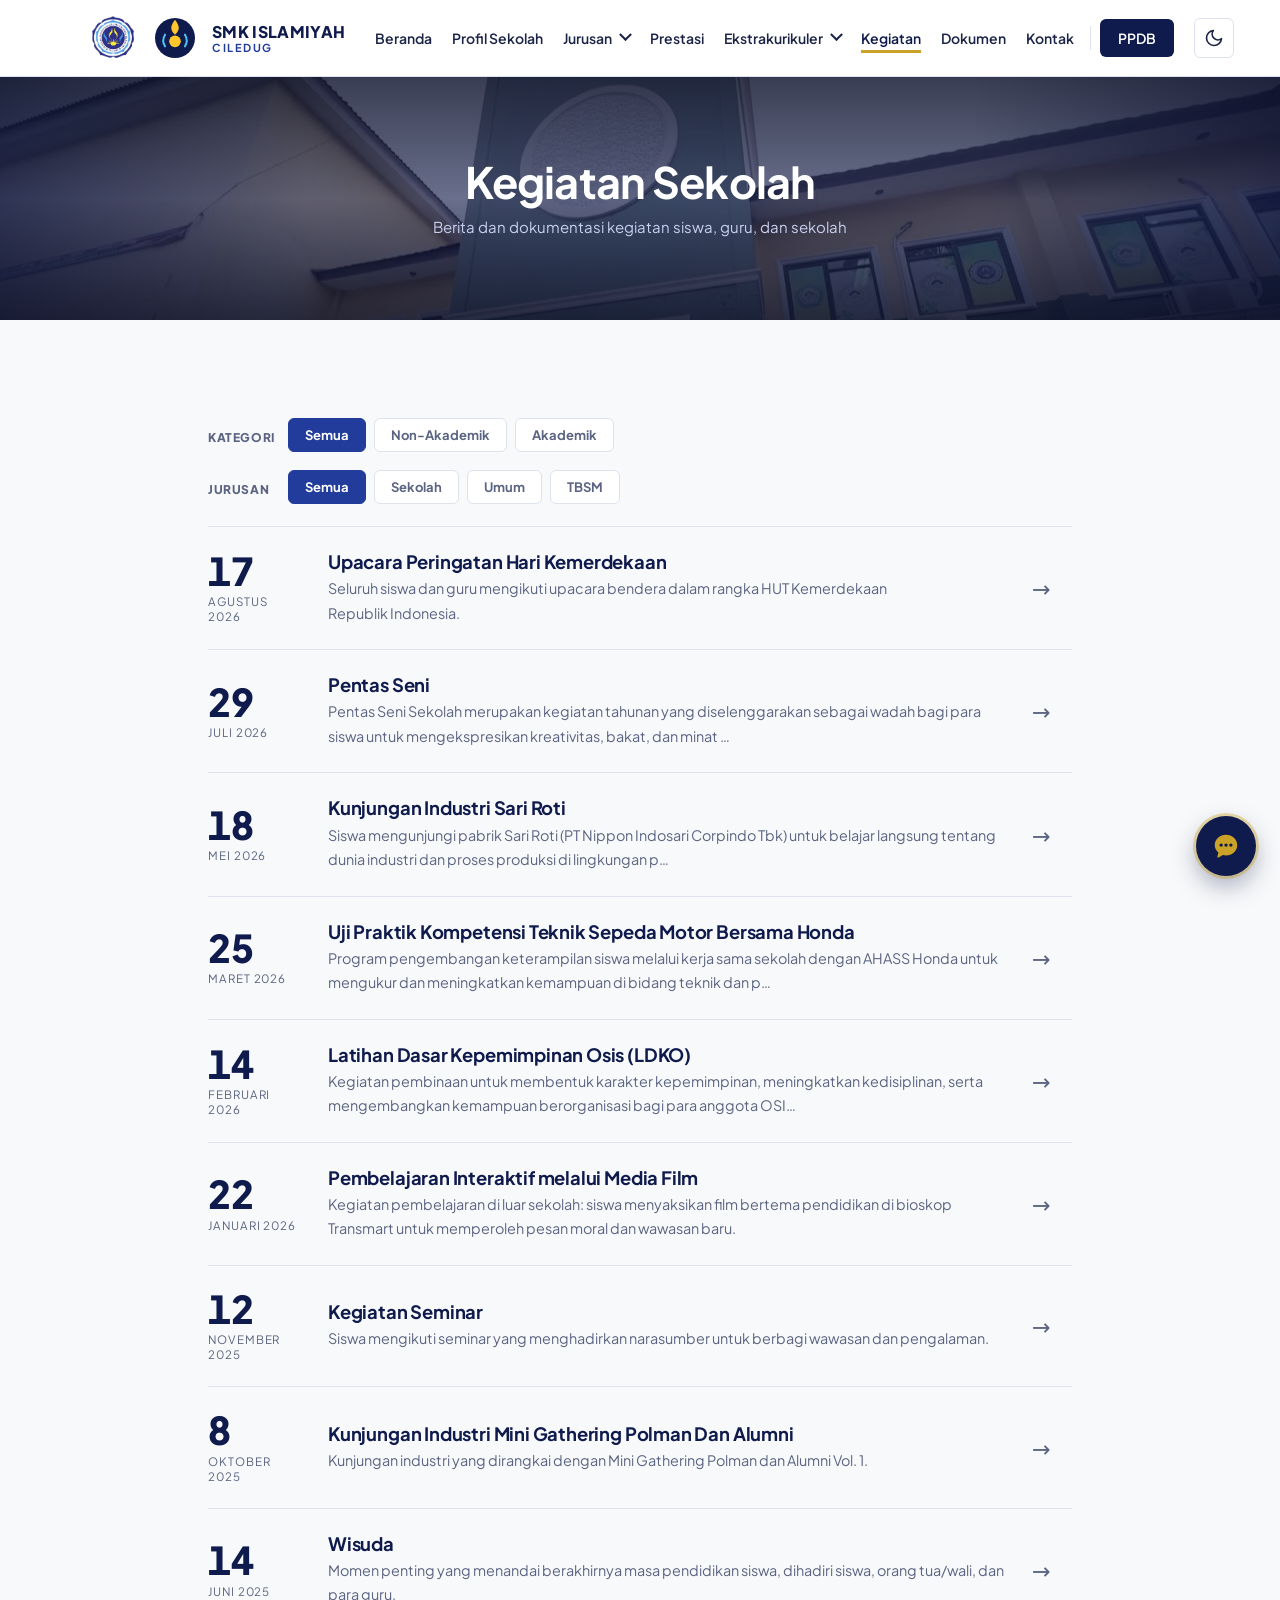
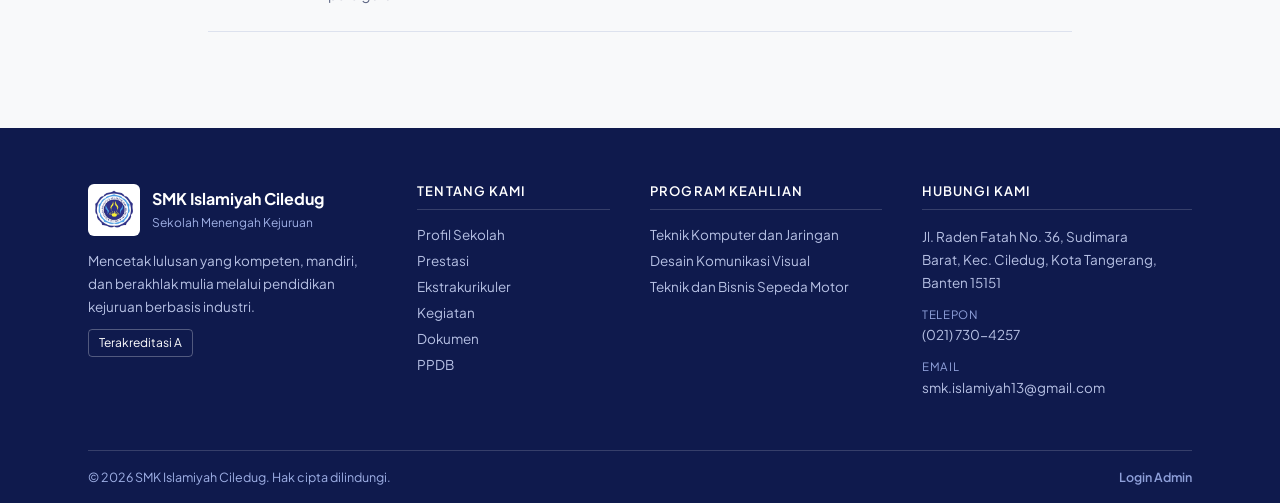
<file: kegiatan.html>
<!DOCTYPE html>
<html lang="id">

<head>
  <meta charset="UTF-8">
  <meta name="viewport" content="width=device-width, initial-scale=1, viewport-fit=cover">
  <title>Kegiatan | SMK Islamiyah Ciledug</title>
  <link rel="icon" type="image/png" href="assets/favicon.png">
    <link rel="stylesheet" href="css/style.css">

  <script>
    /* Urutan ekstensi yang dicoba otomatis untuk setiap gambar di folder assets/.
       Jadi foto boleh .jpg / .jpeg / .png / .webp, tidak perlu ubah kode. */
    const IMG_EXT = ['jpg', 'jpeg', 'png', 'webp'];
    function imgFallback(el) {
      const i = (+el.dataset.i || 0) + 1;
      if (i < IMG_EXT.length) { el.dataset.i = i; el.src = el.dataset.base + '.' + IMG_EXT[i]; }
      else if (el.dataset.alt) { el.dataset.base = el.dataset.alt; el.dataset.alt = ''; el.dataset.i = 0; el.src = el.dataset.base + '.' + IMG_EXT[0]; }   /* cadangan: cari di lokasi lain (mis. logo.png di folder utama) */
      else { el.onerror = null; el.remove(); }   /* semua ekstensi gagal: gambar dibuang, placeholder gradasi tetap tampil */
    }
  </script>
  <script>
    /* Mode terang/gelap: pilihan pengunjung disimpan di browser. Bawaan = terang. */
    try { var _t = localStorage.getItem('smk_theme'); if (_t === 'dark' || _t === 'light') document.documentElement.setAttribute('data-theme', _t); } catch (e) { }
  </script>
  <script src="js/data.js"></script>
</head>

<body data-page="kegiatan">
  <header class="site">
    <div class="navbar">
      <!-- // GANTI LOGO NAVBAR
           Cukup simpan logo dengan nama  assets/logo.png  (.jpg / .webp juga terbaca otomatis).
           Kalau file ada, logo SVG placeholder otomatis disembunyikan. Kalau tidak ada, placeholder tetap tampil.
           Ukuran logo diatur di CSS pada selector ".brand svg, .brand img" (default 40x40 px). Kalau logonya lebar, ubah width-nya. -->
      <div class="brand" onclick="go('home')">
        <img id="logo-img" src="assets/logo.png" data-base="assets/logo" data-alt="logo" data-i="-1" alt="Logo SMK Islamiyah Ciledug"
          onload="document.getElementById('logo-fallback').style.display='none'" onerror="imgFallback(this)">
        <svg id="logo-fallback" viewBox="0 0 60 60">
          <circle cx="30" cy="30" r="29" fill="#fff" opacity=".12" />
          <circle cx="30" cy="30" r="24" fill="#0F1A4D" />
          <g fill="#FFC72C">
            <circle cx="30" cy="34" r="7" />
            <path d="M30 8c-6 8-6 12 0 18 6-6 6-10 0-18z" />
          </g>
          <g stroke="#4FC3F7" stroke-width="2.4" fill="none" stroke-linecap="round">
            <path d="M18 40c-3-5-3-9 0-14" />
            <path d="M42 40c3-5 3-9 0-14" />
          </g>
        </svg>
        <div class="name"><b id="brand-b">SMK ISLAMIYAH</b><span id="brand-s">CILEDUG</span></div>
      </div>
      <nav class="menu" id="menu">
        <a href="index.html" data-r="home">Beranda</a>
        <a href="profil.html" data-r="profil">Profil Sekolah</a>
        <div class="has-dd">
          <a href="jurusan.html" data-r="jurusan">Jurusan</a>
          <button class="dd-toggle" aria-label="Buka submenu Jurusan" aria-expanded="false"></button>
          <div class="dropdown" id="dd-jurusan-list"></div>
        </div>
        <a href="prestasi.html" data-r="prestasi">Prestasi</a>
        <div class="has-dd">
          <a href="ekskul.html" data-r="ekskul">Ekstrakurikuler</a>
          <button class="dd-toggle" aria-label="Buka submenu Ekstrakurikuler" aria-expanded="false"></button>
          <div class="dropdown" id="dd-ekskul-list"></div>
        </div>
        <a href="kegiatan.html" data-r="kegiatan">Kegiatan</a>
        <a href="unduhan.html" data-r="unduhan">Dokumen</a>
        <a href="kontak.html" data-r="kontak">Kontak</a>
        <a href="ppdb.html" data-r="ppdb" class="nav-cta">PPDB</a>
      </nav>
      <div class="nav-tools">
        <button class="theme-toggle" id="theme-toggle" onclick="toggleTheme()" aria-label="Ganti mode terang atau gelap" title="Ganti mode terang atau gelap">
          <svg class="i-moon" viewBox="0 0 24 24" fill="none" stroke="currentColor" stroke-width="2" stroke-linecap="round" stroke-linejoin="round"><path d="M21 12.8A9 9 0 1 1 11.2 3a7 7 0 0 0 9.8 9.8z" /></svg>
          <svg class="i-sun" viewBox="0 0 24 24" fill="none" stroke="currentColor" stroke-width="2" stroke-linecap="round" stroke-linejoin="round"><circle cx="12" cy="12" r="4" /><path d="M12 2v2M12 20v2M4.9 4.9l1.4 1.4M17.7 17.7l1.4 1.4M2 12h2M20 12h2M4.9 19.1l1.4-1.4M17.7 6.3l1.4-1.4" /></svg>
        </button>
      <button class="burger"
        onclick="document.getElementById('menu').classList.toggle('open')"><span></span><span></span><span></span></button>
      </div>
    </div>
  </header>

  <main id="app"><div class="skel" aria-hidden="true"><div class="sk-band"></div><div class="sk-wrap"><i class="sk-l w40"></i><i class="sk-l w90"></i><i class="sk-l w70"></i><div class="sk-cards"><i></i><i></i><i></i></div></div></div></main>

  <footer class="site-footer">
    <div class="wrap">
      <div class="ft-grid">
        <div class="ft-id">
          <div class="ft-brand">
            <img id="ft-logo" src="assets/logo.png" alt="Logo" onerror="this.style.display='none'">
            <div><b id="ft-nama">SMK Islamiyah Ciledug</b><span>Sekolah Menengah Kejuruan</span></div>
          </div>
          <p>Mencetak lulusan yang kompeten, mandiri, dan berakhlak mulia melalui pendidikan kejuruan berbasis industri.</p>
          <p class="ft-meta"><span id="ft-akr"></span><span id="ft-npsn"></span></p>
        </div>
        <div>
          <h4>Tentang Kami</h4>
          <a href="profil.html">Profil Sekolah</a>
          <a href="prestasi.html">Prestasi</a>
          <a href="ekskul.html">Ekstrakurikuler</a>
          <a href="kegiatan.html">Kegiatan</a>
          <a href="unduhan.html">Dokumen</a>
          <a href="ppdb.html">PPDB</a>
        </div>
        <div>
          <h4>Program Keahlian</h4>
          <div id="ft-jur"></div>
        </div>
        <div>
          <h4>Hubungi Kami</h4>
          <p id="ft-alamat"></p>
          <p><span class="ft-k">Telepon</span><span id="ft-telp"></span></p>
          <p><span class="ft-k">Email</span><span id="ft-email"></span></p>
          <p id="ft-jam-w" hidden><span class="ft-k">Jam layanan</span><span id="ft-jam"></span></p>
        </div>
      </div>
      <div class="ft-bottom"><span id="ft-copy"></span>
        <!-- LOGIN ADMIN: langsung ke panel admin. Kalau belum masuk, admin.html menampilkan layar kata sandi. -->
        <a class="admin-login" href="admin.html" rel="nofollow">Login Admin</a></div>
    </div>
  </footer>

  <script src="js/icons.js"></script>
  <script src="js/app.js"></script>
  <script src="js/chatbot.js"></script>
</body>

</html>
</file>
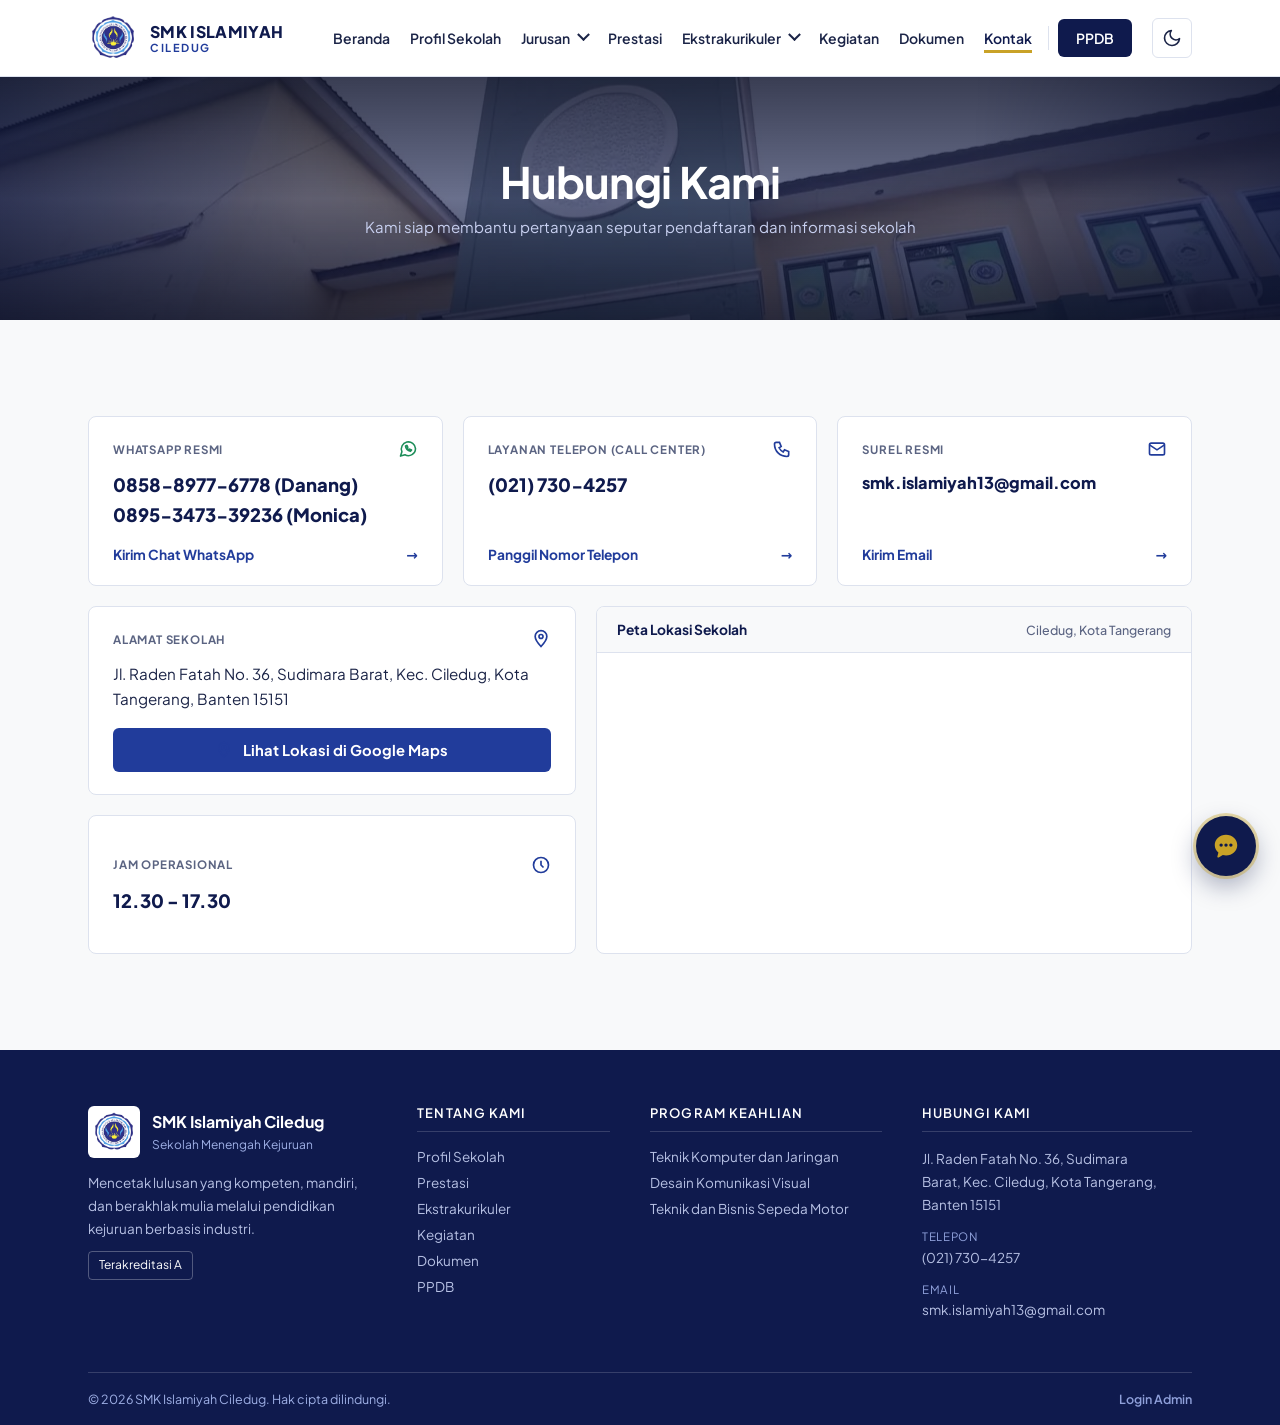
<file: kontak.html>
<!DOCTYPE html>
<html lang="id">

<head>
  <meta charset="UTF-8">
  <meta name="viewport" content="width=device-width, initial-scale=1, viewport-fit=cover">
  <title>Kontak | SMK Islamiyah Ciledug</title>
  <link rel="icon" type="image/png" href="assets/favicon.png">
    <link rel="stylesheet" href="css/style.css">

  <script>
    /* Urutan ekstensi yang dicoba otomatis untuk setiap gambar di folder assets/.
       Jadi foto boleh .jpg / .jpeg / .png / .webp, tidak perlu ubah kode. */
    const IMG_EXT = ['jpg', 'jpeg', 'png', 'webp'];
    function imgFallback(el) {
      const i = (+el.dataset.i || 0) + 1;
      if (i < IMG_EXT.length) { el.dataset.i = i; el.src = el.dataset.base + '.' + IMG_EXT[i]; }
      else if (el.dataset.alt) { el.dataset.base = el.dataset.alt; el.dataset.alt = ''; el.dataset.i = 0; el.src = el.dataset.base + '.' + IMG_EXT[0]; }   /* cadangan: cari di lokasi lain (mis. logo.png di folder utama) */
      else { el.onerror = null; el.remove(); }   /* semua ekstensi gagal: gambar dibuang, placeholder gradasi tetap tampil */
    }
  </script>
  <script>
    /* Mode terang/gelap: pilihan pengunjung disimpan di browser. Bawaan = terang. */
    try { var _t = localStorage.getItem('smk_theme'); if (_t === 'dark' || _t === 'light') document.documentElement.setAttribute('data-theme', _t); } catch (e) { }
  </script>
  <script src="js/data.js"></script>
</head>

<body data-page="kontak">
  <header class="site">
    <div class="navbar">
      <!-- // GANTI LOGO NAVBAR
           Cukup simpan logo dengan nama  assets/logo.png  (.jpg / .webp juga terbaca otomatis).
           Kalau file ada, logo SVG placeholder otomatis disembunyikan. Kalau tidak ada, placeholder tetap tampil.
           Ukuran logo diatur di CSS pada selector ".brand svg, .brand img" (default 40x40 px). Kalau logonya lebar, ubah width-nya. -->
      <div class="brand" onclick="go('home')">
        <img id="logo-img" src="assets/logo.png" data-base="assets/logo" data-alt="logo" data-i="-1" alt="Logo SMK Islamiyah Ciledug"
          onload="document.getElementById('logo-fallback').style.display='none'" onerror="imgFallback(this)">
        <svg id="logo-fallback" viewBox="0 0 60 60">
          <circle cx="30" cy="30" r="29" fill="#fff" opacity=".12" />
          <circle cx="30" cy="30" r="24" fill="#0F1A4D" />
          <g fill="#FFC72C">
            <circle cx="30" cy="34" r="7" />
            <path d="M30 8c-6 8-6 12 0 18 6-6 6-10 0-18z" />
          </g>
          <g stroke="#4FC3F7" stroke-width="2.4" fill="none" stroke-linecap="round">
            <path d="M18 40c-3-5-3-9 0-14" />
            <path d="M42 40c3-5 3-9 0-14" />
          </g>
        </svg>
        <div class="name"><b id="brand-b">SMK ISLAMIYAH</b><span id="brand-s">CILEDUG</span></div>
      </div>
      <nav class="menu" id="menu">
        <a href="index.html" data-r="home">Beranda</a>
        <a href="profil.html" data-r="profil">Profil Sekolah</a>
        <div class="has-dd">
          <a href="jurusan.html" data-r="jurusan">Jurusan</a>
          <button class="dd-toggle" aria-label="Buka submenu Jurusan" aria-expanded="false"></button>
          <div class="dropdown" id="dd-jurusan-list"></div>
        </div>
        <a href="prestasi.html" data-r="prestasi">Prestasi</a>
        <div class="has-dd">
          <a href="ekskul.html" data-r="ekskul">Ekstrakurikuler</a>
          <button class="dd-toggle" aria-label="Buka submenu Ekstrakurikuler" aria-expanded="false"></button>
          <div class="dropdown" id="dd-ekskul-list"></div>
        </div>
        <a href="kegiatan.html" data-r="kegiatan">Kegiatan</a>
        <a href="unduhan.html" data-r="unduhan">Dokumen</a>
        <a href="kontak.html" data-r="kontak">Kontak</a>
        <a href="ppdb.html" data-r="ppdb" class="nav-cta">PPDB</a>
      </nav>
      <div class="nav-tools">
        <button class="theme-toggle" id="theme-toggle" onclick="toggleTheme()" aria-label="Ganti mode terang atau gelap" title="Ganti mode terang atau gelap">
          <svg class="i-moon" viewBox="0 0 24 24" fill="none" stroke="currentColor" stroke-width="2" stroke-linecap="round" stroke-linejoin="round"><path d="M21 12.8A9 9 0 1 1 11.2 3a7 7 0 0 0 9.8 9.8z" /></svg>
          <svg class="i-sun" viewBox="0 0 24 24" fill="none" stroke="currentColor" stroke-width="2" stroke-linecap="round" stroke-linejoin="round"><circle cx="12" cy="12" r="4" /><path d="M12 2v2M12 20v2M4.9 4.9l1.4 1.4M17.7 17.7l1.4 1.4M2 12h2M20 12h2M4.9 19.1l1.4-1.4M17.7 6.3l1.4-1.4" /></svg>
        </button>
      <button class="burger"
        onclick="document.getElementById('menu').classList.toggle('open')"><span></span><span></span><span></span></button>
      </div>
    </div>
  </header>

  <main id="app"><div class="skel" aria-hidden="true"><div class="sk-band"></div><div class="sk-wrap"><i class="sk-l w40"></i><i class="sk-l w90"></i><i class="sk-l w70"></i><div class="sk-cards"><i></i><i></i><i></i></div></div></div></main>

  <footer class="site-footer">
    <div class="wrap">
      <div class="ft-grid">
        <div class="ft-id">
          <div class="ft-brand">
            <img id="ft-logo" src="assets/logo.png" alt="Logo" onerror="this.style.display='none'">
            <div><b id="ft-nama">SMK Islamiyah Ciledug</b><span>Sekolah Menengah Kejuruan</span></div>
          </div>
          <p>Mencetak lulusan yang kompeten, mandiri, dan berakhlak mulia melalui pendidikan kejuruan berbasis industri.</p>
          <p class="ft-meta"><span id="ft-akr"></span><span id="ft-npsn"></span></p>
        </div>
        <div>
          <h4>Tentang Kami</h4>
          <a href="profil.html">Profil Sekolah</a>
          <a href="prestasi.html">Prestasi</a>
          <a href="ekskul.html">Ekstrakurikuler</a>
          <a href="kegiatan.html">Kegiatan</a>
          <a href="unduhan.html">Dokumen</a>
          <a href="ppdb.html">PPDB</a>
        </div>
        <div>
          <h4>Program Keahlian</h4>
          <div id="ft-jur"></div>
        </div>
        <div>
          <h4>Hubungi Kami</h4>
          <p id="ft-alamat"></p>
          <p><span class="ft-k">Telepon</span><span id="ft-telp"></span></p>
          <p><span class="ft-k">Email</span><span id="ft-email"></span></p>
          <p id="ft-jam-w" hidden><span class="ft-k">Jam layanan</span><span id="ft-jam"></span></p>
        </div>
      </div>
      <div class="ft-bottom"><span id="ft-copy"></span>
        <!-- LOGIN ADMIN: langsung ke panel admin. Kalau belum masuk, admin.html menampilkan layar kata sandi. -->
        <a class="admin-login" href="admin.html" rel="nofollow">Login Admin</a></div>
    </div>
  </footer>

  <script src="js/icons.js"></script>
  <script src="js/app.js"></script>
  <script src="js/chatbot.js"></script>
</body>

</html>
</file>
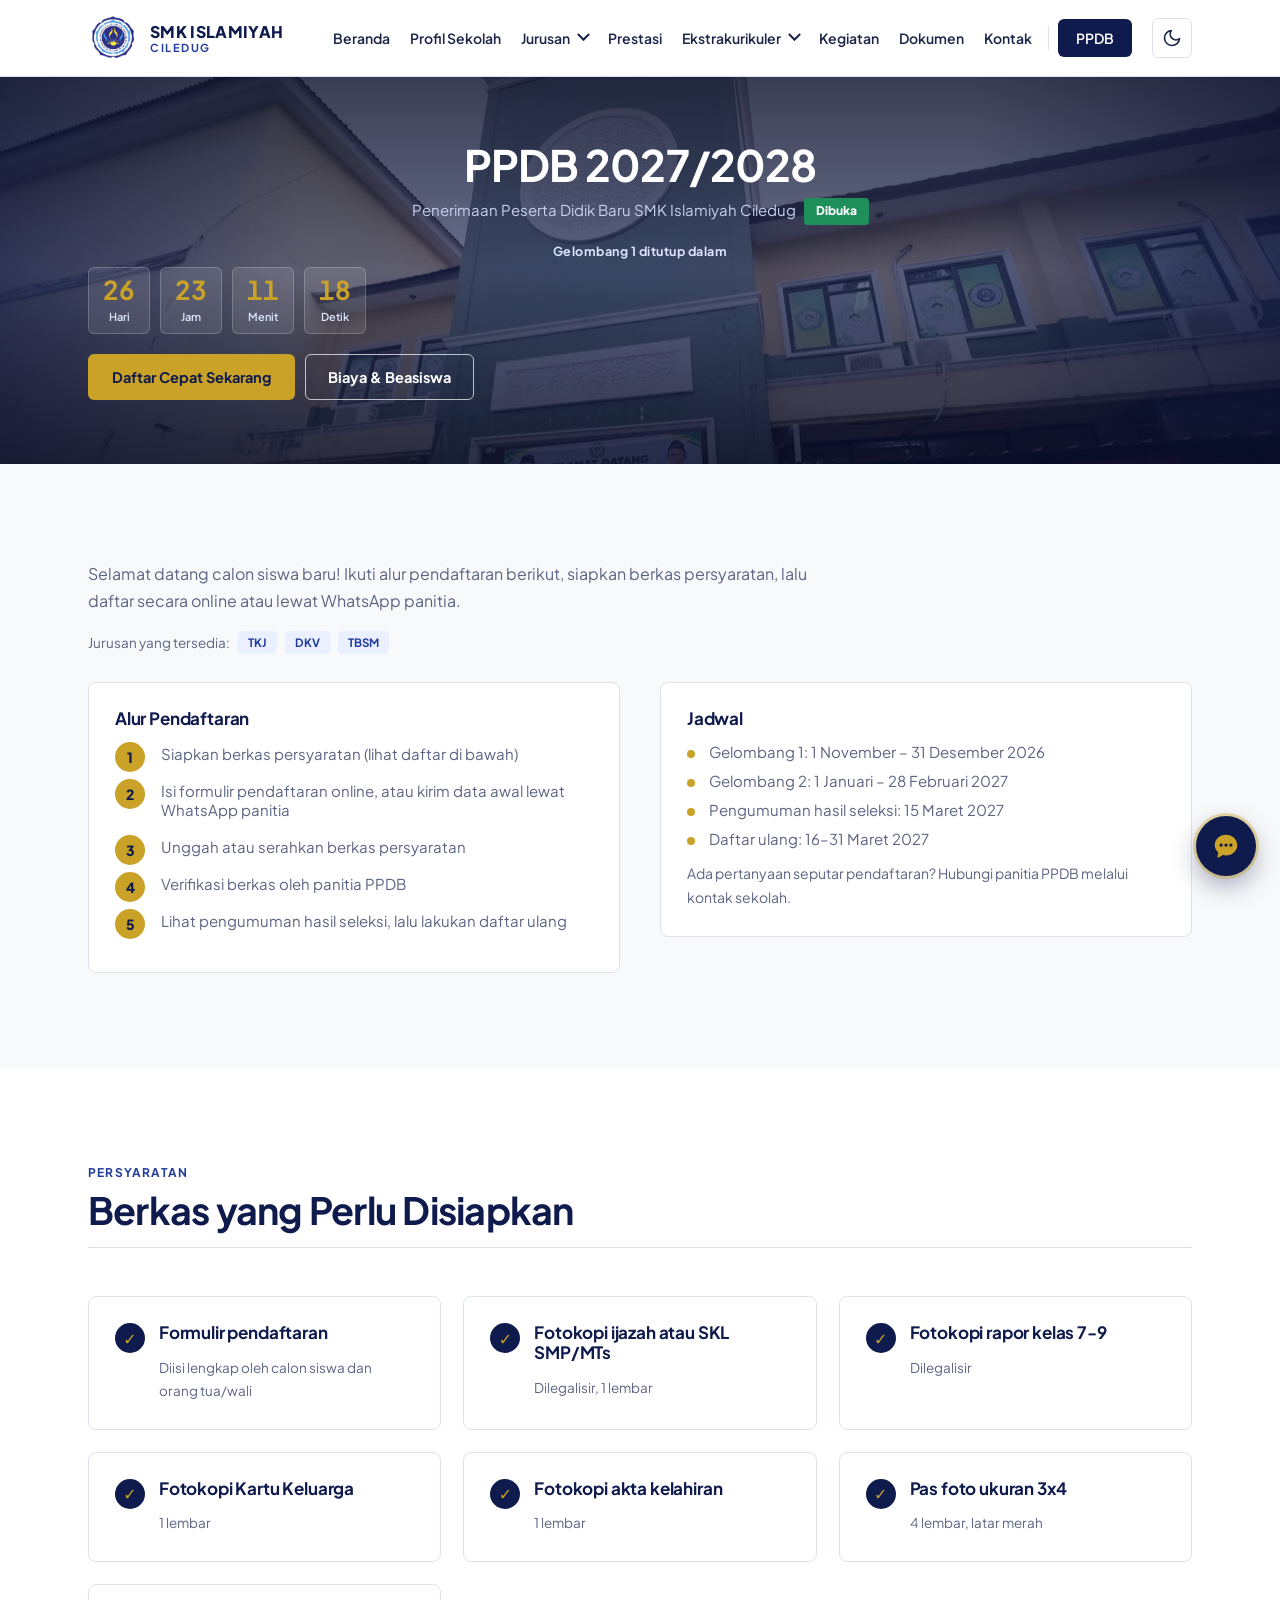
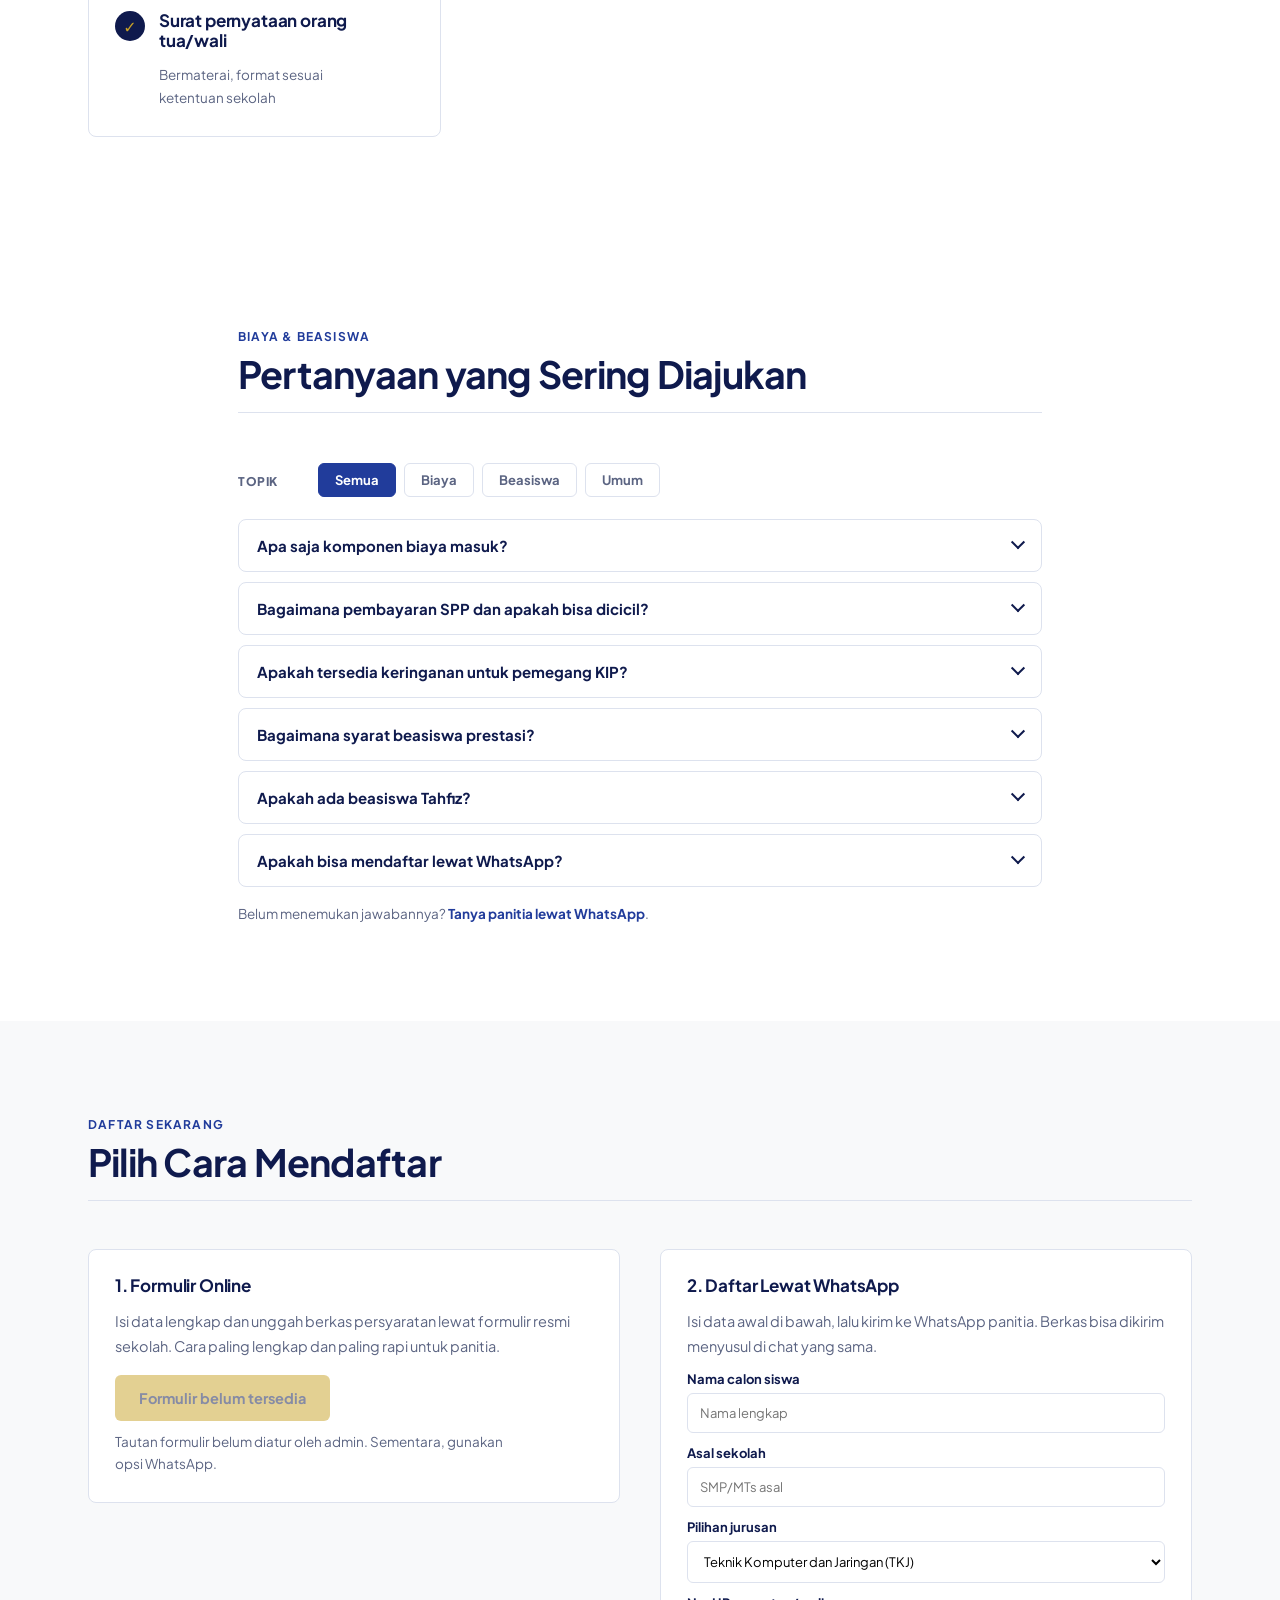
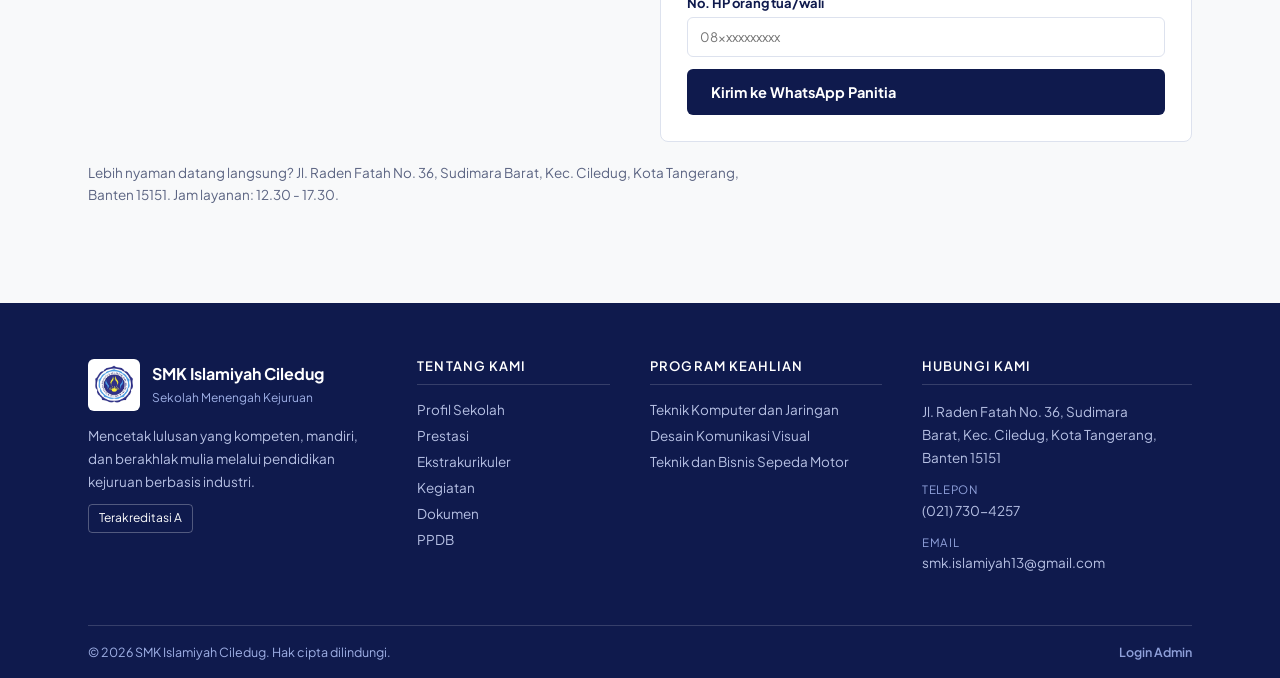
<file: ppdb.html>
<!DOCTYPE html>
<html lang="id">

<head>
  <meta charset="UTF-8">
  <meta name="viewport" content="width=device-width, initial-scale=1, viewport-fit=cover">
  <title>PPDB | SMK Islamiyah Ciledug</title>
  <link rel="icon" type="image/png" href="assets/favicon.png">
    <link rel="stylesheet" href="css/style.css">

  <script>
    /* Urutan ekstensi yang dicoba otomatis untuk setiap gambar di folder assets/.
       Jadi foto boleh .jpg / .jpeg / .png / .webp, tidak perlu ubah kode. */
    const IMG_EXT = ['jpg', 'jpeg', 'png', 'webp'];
    function imgFallback(el) {
      const i = (+el.dataset.i || 0) + 1;
      if (i < IMG_EXT.length) { el.dataset.i = i; el.src = el.dataset.base + '.' + IMG_EXT[i]; }
      else if (el.dataset.alt) { el.dataset.base = el.dataset.alt; el.dataset.alt = ''; el.dataset.i = 0; el.src = el.dataset.base + '.' + IMG_EXT[0]; }   /* cadangan: cari di lokasi lain (mis. logo.png di folder utama) */
      else { el.onerror = null; el.remove(); }   /* semua ekstensi gagal: gambar dibuang, placeholder gradasi tetap tampil */
    }
  </script>
  <script>
    /* Mode terang/gelap: pilihan pengunjung disimpan di browser. Bawaan = terang. */
    try { var _t = localStorage.getItem('smk_theme'); if (_t === 'dark' || _t === 'light') document.documentElement.setAttribute('data-theme', _t); } catch (e) { }
  </script>
  <script src="js/data.js"></script>
</head>

<body data-page="ppdb">
  <header class="site">
    <div class="navbar">
      <!-- // GANTI LOGO NAVBAR
           Cukup simpan logo dengan nama  assets/logo.png  (.jpg / .webp juga terbaca otomatis).
           Kalau file ada, logo SVG placeholder otomatis disembunyikan. Kalau tidak ada, placeholder tetap tampil.
           Ukuran logo diatur di CSS pada selector ".brand svg, .brand img" (default 40x40 px). Kalau logonya lebar, ubah width-nya. -->
      <div class="brand" onclick="go('home')">
        <img id="logo-img" src="assets/logo.png" data-base="assets/logo" data-alt="logo" data-i="-1" alt="Logo SMK Islamiyah Ciledug"
          onload="document.getElementById('logo-fallback').style.display='none'" onerror="imgFallback(this)">
        <svg id="logo-fallback" viewBox="0 0 60 60">
          <circle cx="30" cy="30" r="29" fill="#fff" opacity=".12" />
          <circle cx="30" cy="30" r="24" fill="#0F1A4D" />
          <g fill="#FFC72C">
            <circle cx="30" cy="34" r="7" />
            <path d="M30 8c-6 8-6 12 0 18 6-6 6-10 0-18z" />
          </g>
          <g stroke="#4FC3F7" stroke-width="2.4" fill="none" stroke-linecap="round">
            <path d="M18 40c-3-5-3-9 0-14" />
            <path d="M42 40c3-5 3-9 0-14" />
          </g>
        </svg>
        <div class="name"><b id="brand-b">SMK ISLAMIYAH</b><span id="brand-s">CILEDUG</span></div>
      </div>
      <nav class="menu" id="menu">
        <a href="index.html" data-r="home">Beranda</a>
        <a href="profil.html" data-r="profil">Profil Sekolah</a>
        <div class="has-dd">
          <a href="jurusan.html" data-r="jurusan">Jurusan</a>
          <button class="dd-toggle" aria-label="Buka submenu Jurusan" aria-expanded="false"></button>
          <div class="dropdown" id="dd-jurusan-list"></div>
        </div>
        <a href="prestasi.html" data-r="prestasi">Prestasi</a>
        <div class="has-dd">
          <a href="ekskul.html" data-r="ekskul">Ekstrakurikuler</a>
          <button class="dd-toggle" aria-label="Buka submenu Ekstrakurikuler" aria-expanded="false"></button>
          <div class="dropdown" id="dd-ekskul-list"></div>
        </div>
        <a href="kegiatan.html" data-r="kegiatan">Kegiatan</a>
        <a href="unduhan.html" data-r="unduhan">Dokumen</a>
        <a href="kontak.html" data-r="kontak">Kontak</a>
        <a href="ppdb.html" data-r="ppdb" class="nav-cta">PPDB</a>
      </nav>
      <div class="nav-tools">
        <button class="theme-toggle" id="theme-toggle" onclick="toggleTheme()" aria-label="Ganti mode terang atau gelap" title="Ganti mode terang atau gelap">
          <svg class="i-moon" viewBox="0 0 24 24" fill="none" stroke="currentColor" stroke-width="2" stroke-linecap="round" stroke-linejoin="round"><path d="M21 12.8A9 9 0 1 1 11.2 3a7 7 0 0 0 9.8 9.8z" /></svg>
          <svg class="i-sun" viewBox="0 0 24 24" fill="none" stroke="currentColor" stroke-width="2" stroke-linecap="round" stroke-linejoin="round"><circle cx="12" cy="12" r="4" /><path d="M12 2v2M12 20v2M4.9 4.9l1.4 1.4M17.7 17.7l1.4 1.4M2 12h2M20 12h2M4.9 19.1l1.4-1.4M17.7 6.3l1.4-1.4" /></svg>
        </button>
      <button class="burger"
        onclick="document.getElementById('menu').classList.toggle('open')"><span></span><span></span><span></span></button>
      </div>
    </div>
  </header>

  <main id="app"><div class="skel" aria-hidden="true"><div class="sk-band"></div><div class="sk-wrap"><i class="sk-l w40"></i><i class="sk-l w90"></i><i class="sk-l w70"></i><div class="sk-cards"><i></i><i></i><i></i></div></div></div></main>

  <footer class="site-footer">
    <div class="wrap">
      <div class="ft-grid">
        <div class="ft-id">
          <div class="ft-brand">
            <img id="ft-logo" src="assets/logo.png" alt="Logo" onerror="this.style.display='none'">
            <div><b id="ft-nama">SMK Islamiyah Ciledug</b><span>Sekolah Menengah Kejuruan</span></div>
          </div>
          <p>Mencetak lulusan yang kompeten, mandiri, dan berakhlak mulia melalui pendidikan kejuruan berbasis industri.</p>
          <p class="ft-meta"><span id="ft-akr"></span><span id="ft-npsn"></span></p>
        </div>
        <div>
          <h4>Tentang Kami</h4>
          <a href="profil.html">Profil Sekolah</a>
          <a href="prestasi.html">Prestasi</a>
          <a href="ekskul.html">Ekstrakurikuler</a>
          <a href="kegiatan.html">Kegiatan</a>
          <a href="unduhan.html">Dokumen</a>
          <a href="ppdb.html">PPDB</a>
        </div>
        <div>
          <h4>Program Keahlian</h4>
          <div id="ft-jur"></div>
        </div>
        <div>
          <h4>Hubungi Kami</h4>
          <p id="ft-alamat"></p>
          <p><span class="ft-k">Telepon</span><span id="ft-telp"></span></p>
          <p><span class="ft-k">Email</span><span id="ft-email"></span></p>
          <p id="ft-jam-w" hidden><span class="ft-k">Jam layanan</span><span id="ft-jam"></span></p>
        </div>
      </div>
      <div class="ft-bottom"><span id="ft-copy"></span>
        <!-- LOGIN ADMIN: langsung ke panel admin. Kalau belum masuk, admin.html menampilkan layar kata sandi. -->
        <a class="admin-login" href="admin.html" rel="nofollow">Login Admin</a></div>
    </div>
  </footer>

  <script src="js/icons.js"></script>
  <script src="js/app.js"></script>
  <script src="js/chatbot.js"></script>
</body>

</html>
</file>
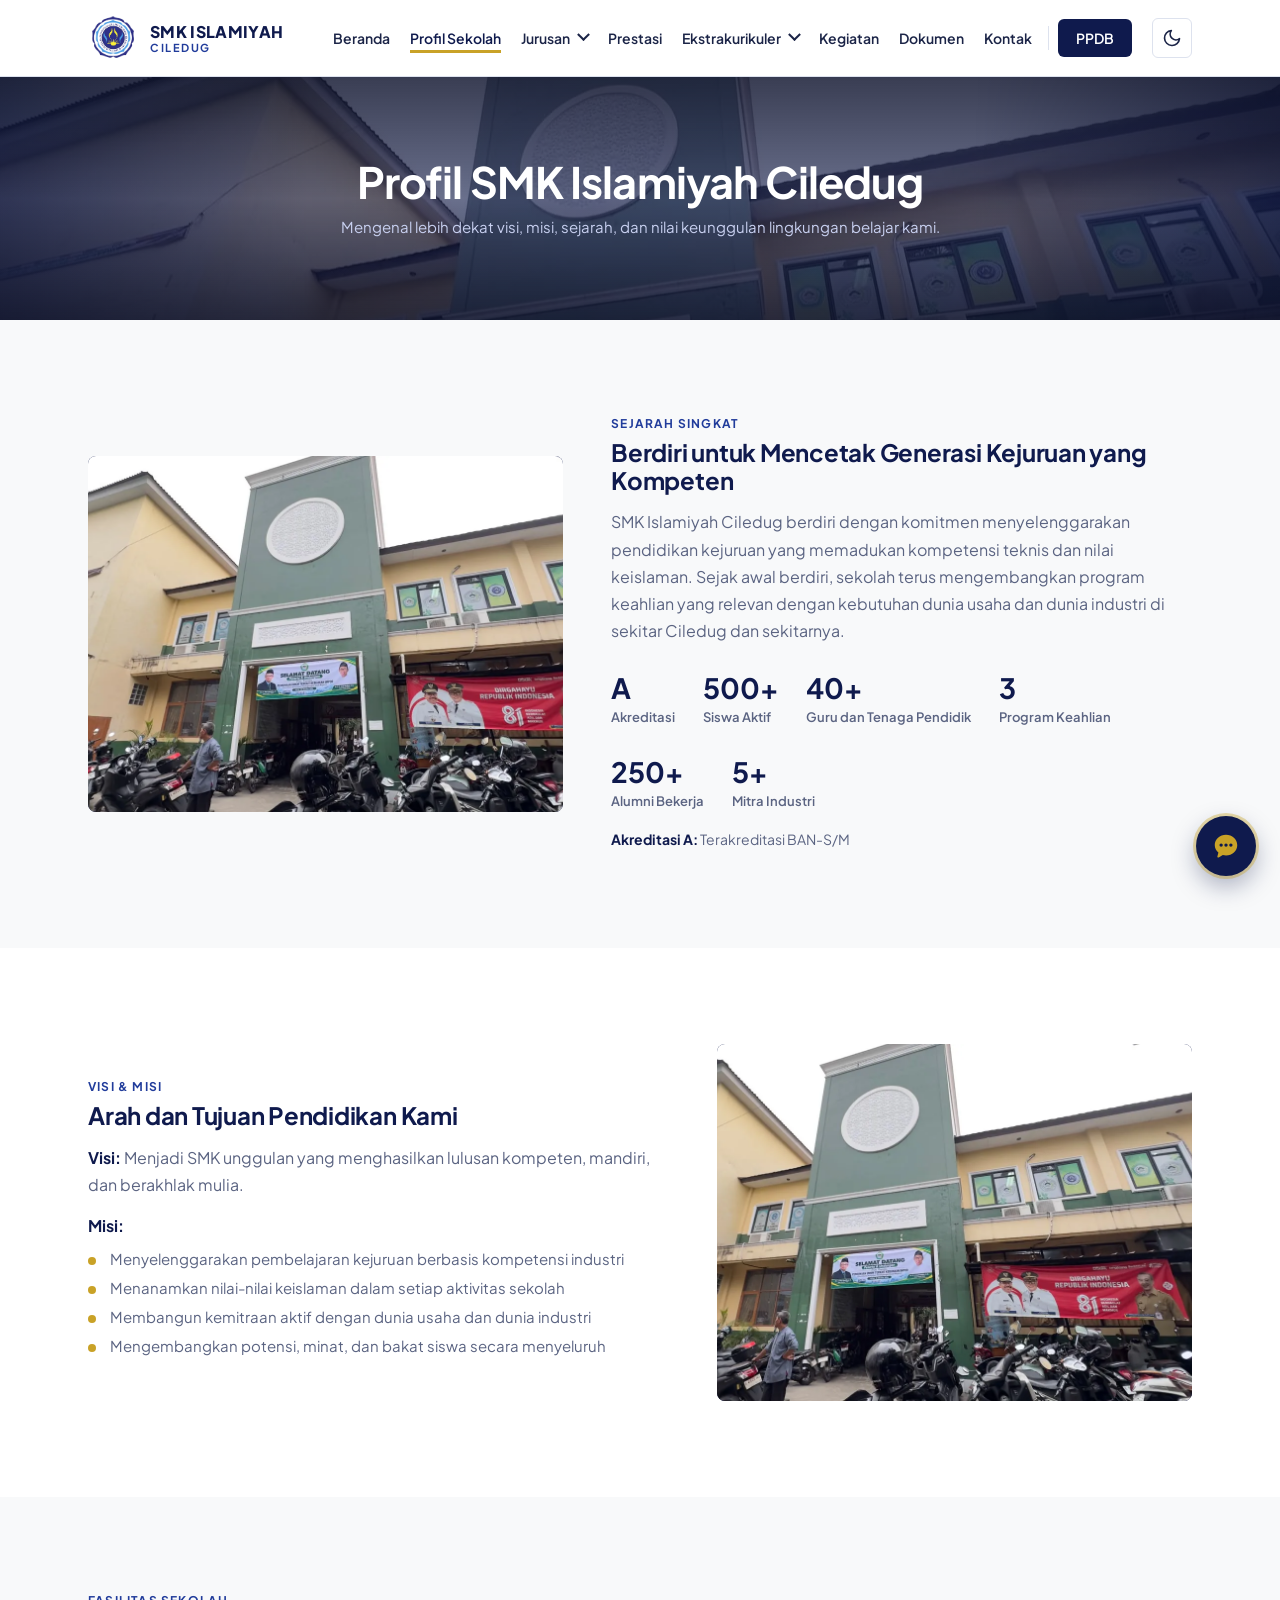
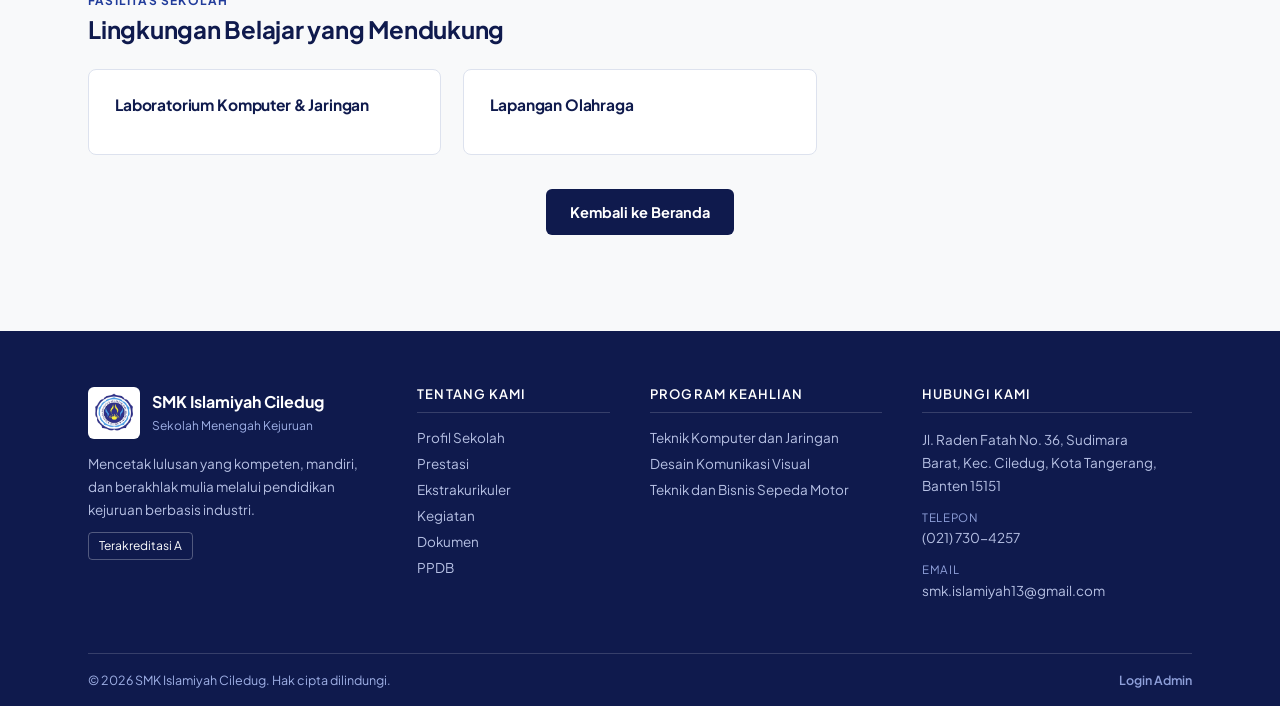
<file: profil.html>
<!DOCTYPE html>
<html lang="id">

<head>
  <meta charset="UTF-8">
  <meta name="viewport" content="width=device-width, initial-scale=1, viewport-fit=cover">
  <title>Profil Sekolah | SMK Islamiyah Ciledug</title>
  <link rel="icon" type="image/png" href="assets/favicon.png">
    <link rel="stylesheet" href="css/style.css">

  <script>
    /* Urutan ekstensi yang dicoba otomatis untuk setiap gambar di folder assets/.
       Jadi foto boleh .jpg / .jpeg / .png / .webp, tidak perlu ubah kode. */
    const IMG_EXT = ['jpg', 'jpeg', 'png', 'webp'];
    function imgFallback(el) {
      const i = (+el.dataset.i || 0) + 1;
      if (i < IMG_EXT.length) { el.dataset.i = i; el.src = el.dataset.base + '.' + IMG_EXT[i]; }
      else if (el.dataset.alt) { el.dataset.base = el.dataset.alt; el.dataset.alt = ''; el.dataset.i = 0; el.src = el.dataset.base + '.' + IMG_EXT[0]; }   /* cadangan: cari di lokasi lain (mis. logo.png di folder utama) */
      else { el.onerror = null; el.remove(); }   /* semua ekstensi gagal: gambar dibuang, placeholder gradasi tetap tampil */
    }
  </script>
  <script>
    /* Mode terang/gelap: pilihan pengunjung disimpan di browser. Bawaan = terang. */
    try { var _t = localStorage.getItem('smk_theme'); if (_t === 'dark' || _t === 'light') document.documentElement.setAttribute('data-theme', _t); } catch (e) { }
  </script>
  <script src="js/data.js"></script>
</head>

<body data-page="profil">
  <header class="site">
    <div class="navbar">
      <!-- // GANTI LOGO NAVBAR
           Cukup simpan logo dengan nama  assets/logo.png  (.jpg / .webp juga terbaca otomatis).
           Kalau file ada, logo SVG placeholder otomatis disembunyikan. Kalau tidak ada, placeholder tetap tampil.
           Ukuran logo diatur di CSS pada selector ".brand svg, .brand img" (default 40x40 px). Kalau logonya lebar, ubah width-nya. -->
      <div class="brand" onclick="go('home')">
        <img id="logo-img" src="assets/logo.png" data-base="assets/logo" data-alt="logo" data-i="-1" alt="Logo SMK Islamiyah Ciledug"
          onload="document.getElementById('logo-fallback').style.display='none'" onerror="imgFallback(this)">
        <svg id="logo-fallback" viewBox="0 0 60 60">
          <circle cx="30" cy="30" r="29" fill="#fff" opacity=".12" />
          <circle cx="30" cy="30" r="24" fill="#0F1A4D" />
          <g fill="#FFC72C">
            <circle cx="30" cy="34" r="7" />
            <path d="M30 8c-6 8-6 12 0 18 6-6 6-10 0-18z" />
          </g>
          <g stroke="#4FC3F7" stroke-width="2.4" fill="none" stroke-linecap="round">
            <path d="M18 40c-3-5-3-9 0-14" />
            <path d="M42 40c3-5 3-9 0-14" />
          </g>
        </svg>
        <div class="name"><b id="brand-b">SMK ISLAMIYAH</b><span id="brand-s">CILEDUG</span></div>
      </div>
      <nav class="menu" id="menu">
        <a href="index.html" data-r="home">Beranda</a>
        <a href="profil.html" data-r="profil">Profil Sekolah</a>
        <div class="has-dd">
          <a href="jurusan.html" data-r="jurusan">Jurusan</a>
          <button class="dd-toggle" aria-label="Buka submenu Jurusan" aria-expanded="false"></button>
          <div class="dropdown" id="dd-jurusan-list"></div>
        </div>
        <a href="prestasi.html" data-r="prestasi">Prestasi</a>
        <div class="has-dd">
          <a href="ekskul.html" data-r="ekskul">Ekstrakurikuler</a>
          <button class="dd-toggle" aria-label="Buka submenu Ekstrakurikuler" aria-expanded="false"></button>
          <div class="dropdown" id="dd-ekskul-list"></div>
        </div>
        <a href="kegiatan.html" data-r="kegiatan">Kegiatan</a>
        <a href="unduhan.html" data-r="unduhan">Dokumen</a>
        <a href="kontak.html" data-r="kontak">Kontak</a>
        <a href="ppdb.html" data-r="ppdb" class="nav-cta">PPDB</a>
      </nav>
      <div class="nav-tools">
        <button class="theme-toggle" id="theme-toggle" onclick="toggleTheme()" aria-label="Ganti mode terang atau gelap" title="Ganti mode terang atau gelap">
          <svg class="i-moon" viewBox="0 0 24 24" fill="none" stroke="currentColor" stroke-width="2" stroke-linecap="round" stroke-linejoin="round"><path d="M21 12.8A9 9 0 1 1 11.2 3a7 7 0 0 0 9.8 9.8z" /></svg>
          <svg class="i-sun" viewBox="0 0 24 24" fill="none" stroke="currentColor" stroke-width="2" stroke-linecap="round" stroke-linejoin="round"><circle cx="12" cy="12" r="4" /><path d="M12 2v2M12 20v2M4.9 4.9l1.4 1.4M17.7 17.7l1.4 1.4M2 12h2M20 12h2M4.9 19.1l1.4-1.4M17.7 6.3l1.4-1.4" /></svg>
        </button>
      <button class="burger"
        onclick="document.getElementById('menu').classList.toggle('open')"><span></span><span></span><span></span></button>
      </div>
    </div>
  </header>

  <main id="app"><div class="skel" aria-hidden="true"><div class="sk-band"></div><div class="sk-wrap"><i class="sk-l w40"></i><i class="sk-l w90"></i><i class="sk-l w70"></i><div class="sk-cards"><i></i><i></i><i></i></div></div></div></main>

  <footer class="site-footer">
    <div class="wrap">
      <div class="ft-grid">
        <div class="ft-id">
          <div class="ft-brand">
            <img id="ft-logo" src="assets/logo.png" alt="Logo" onerror="this.style.display='none'">
            <div><b id="ft-nama">SMK Islamiyah Ciledug</b><span>Sekolah Menengah Kejuruan</span></div>
          </div>
          <p>Mencetak lulusan yang kompeten, mandiri, dan berakhlak mulia melalui pendidikan kejuruan berbasis industri.</p>
          <p class="ft-meta"><span id="ft-akr"></span><span id="ft-npsn"></span></p>
        </div>
        <div>
          <h4>Tentang Kami</h4>
          <a href="profil.html">Profil Sekolah</a>
          <a href="prestasi.html">Prestasi</a>
          <a href="ekskul.html">Ekstrakurikuler</a>
          <a href="kegiatan.html">Kegiatan</a>
          <a href="unduhan.html">Dokumen</a>
          <a href="ppdb.html">PPDB</a>
        </div>
        <div>
          <h4>Program Keahlian</h4>
          <div id="ft-jur"></div>
        </div>
        <div>
          <h4>Hubungi Kami</h4>
          <p id="ft-alamat"></p>
          <p><span class="ft-k">Telepon</span><span id="ft-telp"></span></p>
          <p><span class="ft-k">Email</span><span id="ft-email"></span></p>
          <p id="ft-jam-w" hidden><span class="ft-k">Jam layanan</span><span id="ft-jam"></span></p>
        </div>
      </div>
      <div class="ft-bottom"><span id="ft-copy"></span>
        <!-- LOGIN ADMIN: langsung ke panel admin. Kalau belum masuk, admin.html menampilkan layar kata sandi. -->
        <a class="admin-login" href="admin.html" rel="nofollow">Login Admin</a></div>
    </div>
  </footer>

  <script src="js/icons.js"></script>
  <script src="js/app.js"></script>
  <script src="js/chatbot.js"></script>
</body>

</html>
</file>
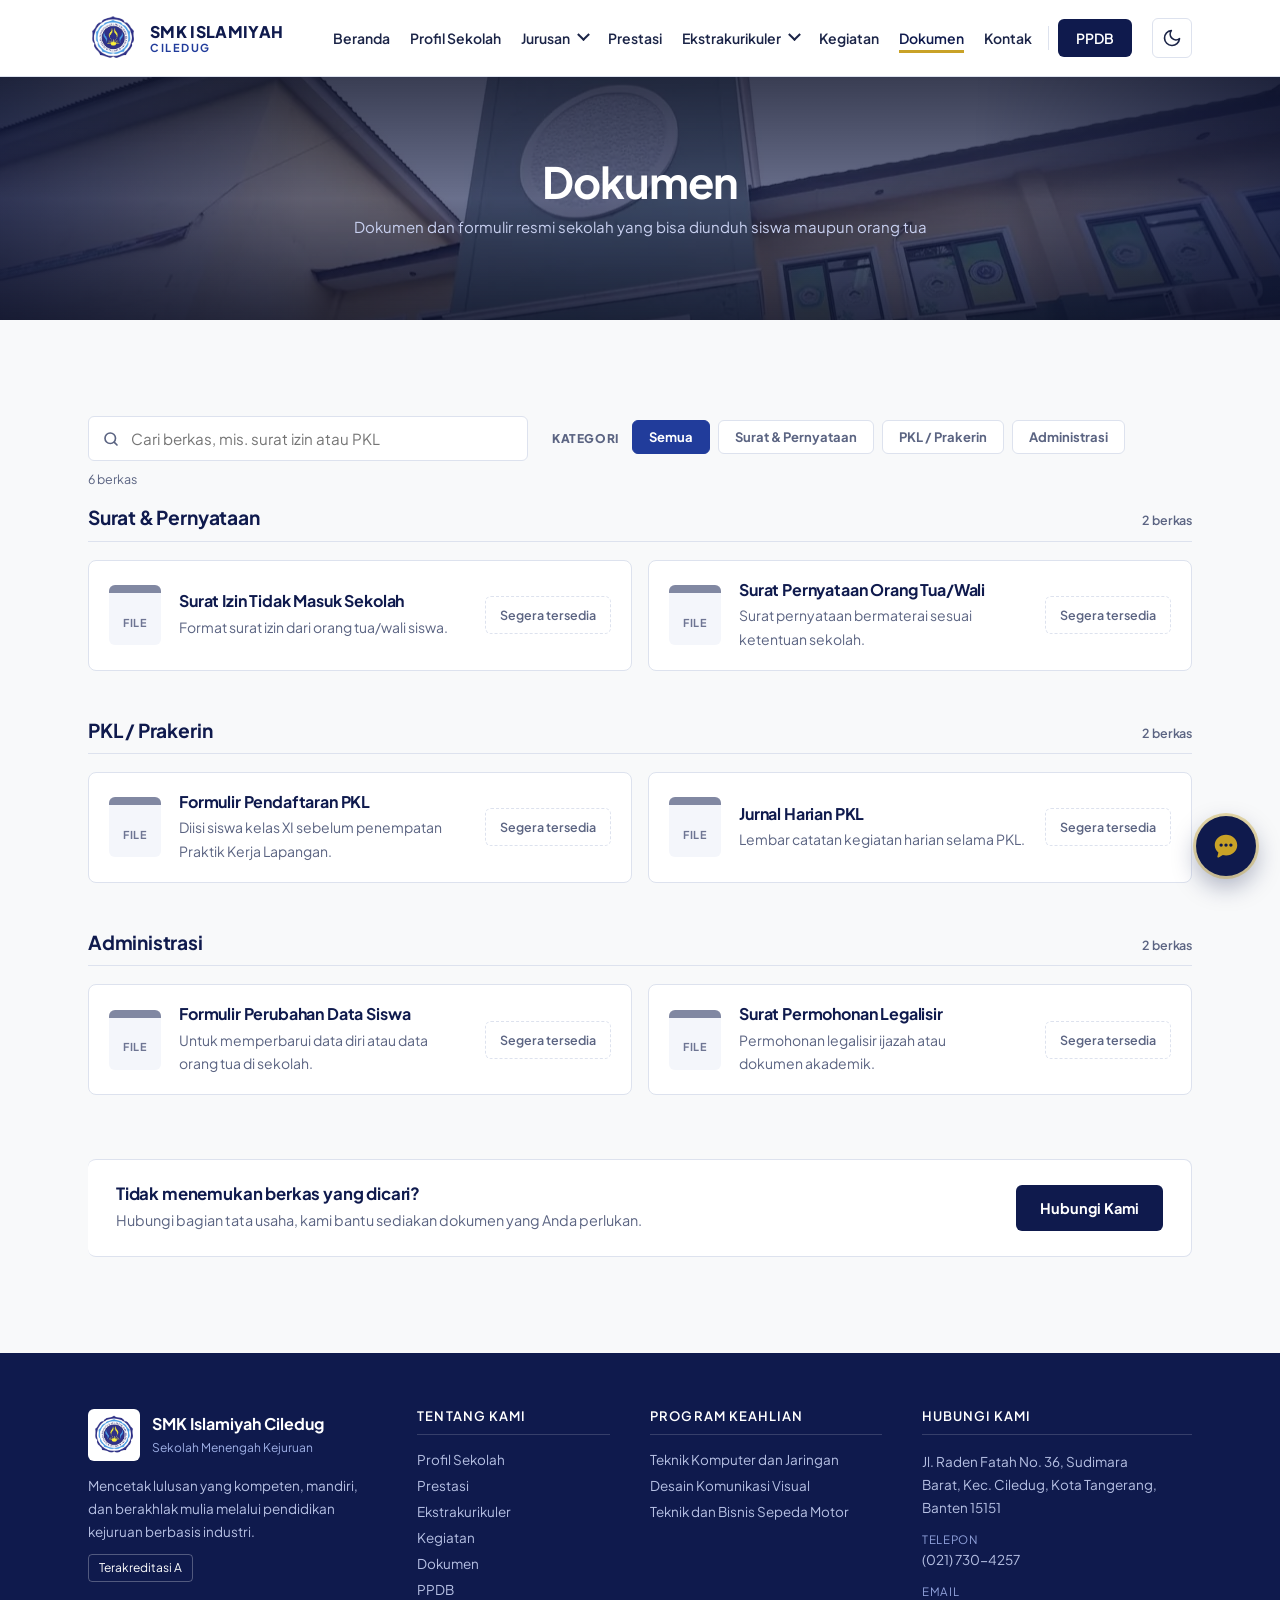
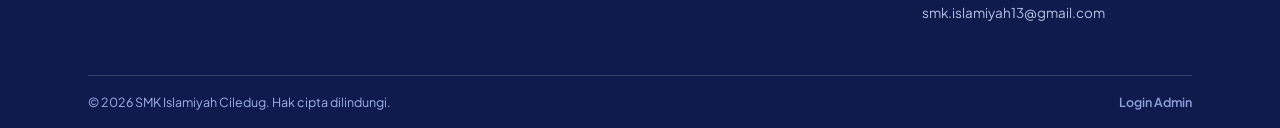
<file: unduhan.html>
<!DOCTYPE html>
<html lang="id">

<head>
  <meta charset="UTF-8">
  <meta name="viewport" content="width=device-width, initial-scale=1, viewport-fit=cover">
  <title>Dokumen | SMK Islamiyah Ciledug</title>
  <link rel="icon" type="image/png" href="assets/favicon.png">
    <link rel="stylesheet" href="css/style.css">

  <script>
    /* Urutan ekstensi yang dicoba otomatis untuk setiap gambar di folder assets/.
       Jadi foto boleh .jpg / .jpeg / .png / .webp, tidak perlu ubah kode. */
    const IMG_EXT = ['jpg', 'jpeg', 'png', 'webp'];
    function imgFallback(el) {
      const i = (+el.dataset.i || 0) + 1;
      if (i < IMG_EXT.length) { el.dataset.i = i; el.src = el.dataset.base + '.' + IMG_EXT[i]; }
      else if (el.dataset.alt) { el.dataset.base = el.dataset.alt; el.dataset.alt = ''; el.dataset.i = 0; el.src = el.dataset.base + '.' + IMG_EXT[0]; }   /* cadangan: cari di lokasi lain (mis. logo.png di folder utama) */
      else { el.onerror = null; el.remove(); }   /* semua ekstensi gagal: gambar dibuang, placeholder gradasi tetap tampil */
    }
  </script>
  <script>
    /* Mode terang/gelap: pilihan pengunjung disimpan di browser. Bawaan = terang. */
    try { var _t = localStorage.getItem('smk_theme'); if (_t === 'dark' || _t === 'light') document.documentElement.setAttribute('data-theme', _t); } catch (e) { }
  </script>
  <script src="js/data.js"></script>
</head>

<body data-page="unduhan">
  <header class="site">
    <div class="navbar">
      <!-- // GANTI LOGO NAVBAR
           Cukup simpan logo dengan nama  assets/logo.png  (.jpg / .webp juga terbaca otomatis).
           Kalau file ada, logo SVG placeholder otomatis disembunyikan. Kalau tidak ada, placeholder tetap tampil.
           Ukuran logo diatur di CSS pada selector ".brand svg, .brand img" (default 40x40 px). Kalau logonya lebar, ubah width-nya. -->
      <div class="brand" onclick="go('home')">
        <img id="logo-img" src="assets/logo.png" data-base="assets/logo" data-alt="logo" data-i="-1" alt="Logo SMK Islamiyah Ciledug"
          onload="document.getElementById('logo-fallback').style.display='none'" onerror="imgFallback(this)">
        <svg id="logo-fallback" viewBox="0 0 60 60">
          <circle cx="30" cy="30" r="29" fill="#fff" opacity=".12" />
          <circle cx="30" cy="30" r="24" fill="#0F1A4D" />
          <g fill="#FFC72C">
            <circle cx="30" cy="34" r="7" />
            <path d="M30 8c-6 8-6 12 0 18 6-6 6-10 0-18z" />
          </g>
          <g stroke="#4FC3F7" stroke-width="2.4" fill="none" stroke-linecap="round">
            <path d="M18 40c-3-5-3-9 0-14" />
            <path d="M42 40c3-5 3-9 0-14" />
          </g>
        </svg>
        <div class="name"><b id="brand-b">SMK ISLAMIYAH</b><span id="brand-s">CILEDUG</span></div>
      </div>
      <nav class="menu" id="menu">
        <a href="index.html" data-r="home">Beranda</a>
        <a href="profil.html" data-r="profil">Profil Sekolah</a>
        <div class="has-dd">
          <a href="jurusan.html" data-r="jurusan">Jurusan</a>
          <button class="dd-toggle" aria-label="Buka submenu Jurusan" aria-expanded="false"></button>
          <div class="dropdown" id="dd-jurusan-list"></div>
        </div>
        <a href="prestasi.html" data-r="prestasi">Prestasi</a>
        <div class="has-dd">
          <a href="ekskul.html" data-r="ekskul">Ekstrakurikuler</a>
          <button class="dd-toggle" aria-label="Buka submenu Ekstrakurikuler" aria-expanded="false"></button>
          <div class="dropdown" id="dd-ekskul-list"></div>
        </div>
        <a href="kegiatan.html" data-r="kegiatan">Kegiatan</a>
        <a href="unduhan.html" data-r="unduhan">Dokumen</a>
        <a href="kontak.html" data-r="kontak">Kontak</a>
        <a href="ppdb.html" data-r="ppdb" class="nav-cta">PPDB</a>
      </nav>
      <div class="nav-tools">
        <button class="theme-toggle" id="theme-toggle" onclick="toggleTheme()" aria-label="Ganti mode terang atau gelap" title="Ganti mode terang atau gelap">
          <svg class="i-moon" viewBox="0 0 24 24" fill="none" stroke="currentColor" stroke-width="2" stroke-linecap="round" stroke-linejoin="round"><path d="M21 12.8A9 9 0 1 1 11.2 3a7 7 0 0 0 9.8 9.8z" /></svg>
          <svg class="i-sun" viewBox="0 0 24 24" fill="none" stroke="currentColor" stroke-width="2" stroke-linecap="round" stroke-linejoin="round"><circle cx="12" cy="12" r="4" /><path d="M12 2v2M12 20v2M4.9 4.9l1.4 1.4M17.7 17.7l1.4 1.4M2 12h2M20 12h2M4.9 19.1l1.4-1.4M17.7 6.3l1.4-1.4" /></svg>
        </button>
      <button class="burger"
        onclick="document.getElementById('menu').classList.toggle('open')"><span></span><span></span><span></span></button>
      </div>
    </div>
  </header>

  <main id="app"><div class="skel" aria-hidden="true"><div class="sk-band"></div><div class="sk-wrap"><i class="sk-l w40"></i><i class="sk-l w90"></i><i class="sk-l w70"></i><div class="sk-cards"><i></i><i></i><i></i></div></div></div></main>

  <footer class="site-footer">
    <div class="wrap">
      <div class="ft-grid">
        <div class="ft-id">
          <div class="ft-brand">
            <img id="ft-logo" src="assets/logo.png" alt="Logo" onerror="this.style.display='none'">
            <div><b id="ft-nama">SMK Islamiyah Ciledug</b><span>Sekolah Menengah Kejuruan</span></div>
          </div>
          <p>Mencetak lulusan yang kompeten, mandiri, dan berakhlak mulia melalui pendidikan kejuruan berbasis industri.</p>
          <p class="ft-meta"><span id="ft-akr"></span><span id="ft-npsn"></span></p>
        </div>
        <div>
          <h4>Tentang Kami</h4>
          <a href="profil.html">Profil Sekolah</a>
          <a href="prestasi.html">Prestasi</a>
          <a href="ekskul.html">Ekstrakurikuler</a>
          <a href="kegiatan.html">Kegiatan</a>
          <a href="unduhan.html">Dokumen</a>
          <a href="ppdb.html">PPDB</a>
        </div>
        <div>
          <h4>Program Keahlian</h4>
          <div id="ft-jur"></div>
        </div>
        <div>
          <h4>Hubungi Kami</h4>
          <p id="ft-alamat"></p>
          <p><span class="ft-k">Telepon</span><span id="ft-telp"></span></p>
          <p><span class="ft-k">Email</span><span id="ft-email"></span></p>
          <p id="ft-jam-w" hidden><span class="ft-k">Jam layanan</span><span id="ft-jam"></span></p>
        </div>
      </div>
      <div class="ft-bottom"><span id="ft-copy"></span>
        <!-- LOGIN ADMIN: langsung ke panel admin. Kalau belum masuk, admin.html menampilkan layar kata sandi. -->
        <a class="admin-login" href="admin.html" rel="nofollow">Login Admin</a></div>
    </div>
  </footer>

  <script src="js/icons.js"></script>
  <script src="js/app.js"></script>
  <script src="js/chatbot.js"></script>
</body>

</html>
</file>
<file: css/style.css>
/* // GANTI FONT: cukup ubah di sini, berlaku untuk seluruh website (judul dan teks isi).
   Roboto dimuat dari folder css/fonts/ (tidak butuh internet). */
@font-face { font-family: 'Plus Jakarta Sans'; font-style: normal; font-weight: 400; font-display: swap; src: url('fonts/pjs-400.woff2') format('woff2'); }
@font-face { font-family: 'Plus Jakarta Sans'; font-style: normal; font-weight: 500; font-display: swap; src: url('fonts/pjs-500.woff2') format('woff2'); }
@font-face { font-family: 'Plus Jakarta Sans'; font-style: normal; font-weight: 600; font-display: swap; src: url('fonts/pjs-600.woff2') format('woff2'); }
@font-face { font-family: 'Plus Jakarta Sans'; font-style: normal; font-weight: 700; font-display: swap; src: url('fonts/pjs-700.woff2') format('woff2'); }
@font-face { font-family: 'Plus Jakarta Sans'; font-style: normal; font-weight: 800; font-display: swap; src: url('fonts/pjs-800.woff2') format('woff2'); }
:root { --font: 'Plus Jakarta Sans', system-ui, -apple-system, 'Segoe UI', Arial, sans-serif; }
button, input, select, textarea { font-family: inherit; }

    :root {
      --navy: #131E58;
      --blue: #213C9B;
      --sky: #4FC3F7;
      --gold: #FFC72C;
      --gold-dk: #E6A700;
      --ink: #12162B;
      --sub: #4B5372;
      --paper: #F6F8FC;
      --line: #E3E7F2;
      --white: #fff;
      box-sizing: border-box;
      padding-top: env(safe-area-inset-top, 0px);
      padding-bottom: env(safe-area-inset-bottom, 0px);
    }

    * {
      box-sizing: border-box;
      margin: 0;
      padding: 0;
    }

    html {
      scroll-behavior: smooth;
      scroll-padding-top: 80px;
    }

    /* min-height (bukan height) supaya navbar sticky tetap menempel di seluruh panjang halaman */
    html,
    body {
      min-height: 100%;
    }

    body {
      font-family: var(--font);
      color: var(--ink);
      background: var(--paper);
      overflow-x: hidden;
    }

    h1,
    h2,
    h3,
    h4 {
      font-family: var(--font);
      font-weight: 600;
      line-height: 1.15;
      color: var(--head);
    }

    p {
      color: var(--sub);
      line-height: 1.65;
    }

    a {
      color: inherit;
      text-decoration: none;
    }

    img,
    svg {
      max-width: 100%;
    }

    .wrap {
      max-width: 1160px;
      margin: 0 auto;
      padding: 0 28px;
    }

    .tag {
      display: inline-flex;
      align-items: center;
      gap: 8px;
      font-size: 13.5px;
      font-weight: 600;
      color: var(--accent);
    }

    .tag::before {
      content: '';
      width: 18px;
      height: 3px;
      background: var(--gold);
      border-radius: 2px;
    }

    /* NAV */
    header.site {
      position: sticky;
      top: 0;
      z-index: 50;
      background: var(--navy);
      padding-top: env(safe-area-inset-top, 0px);
    }

    .navbar {
      max-width: 1160px;
      margin: 0 auto;
      display: flex;
      align-items: center;
      justify-content: space-between;
      padding: 14px 28px;
    }

    .brand {
      display: flex;
      align-items: center;
      gap: 11px;
      cursor: pointer;
    }

    .brand svg,
    .brand img {
      width: 40px;
      height: 40px;
      flex: none;
      object-fit: contain;
    }

    /* alas terang di belakang logo navbar supaya warna dan tulisannya tidak menyatu dengan navbar */
    .brand img {
      background: linear-gradient(145deg, #FFFFFF, #CFE4FF);
      border-radius: 50%;
      padding: 2px;
    }

    .brand .name {
      color: #fff;
      line-height: 1.2;
    }

    .brand .name b {
      display: block;
      font-family: var(--font);
      font-size: 15.5px;
      letter-spacing: .2px;
    }

    .brand .name span {
      display: block;
      font-size: 11px;
      color: var(--sky);
      font-weight: 600;
    }

    nav.menu {
      display: flex;
      gap: 2px;
    }

    nav.menu a {
      color: #CBD3F0;
      font-size: 14.5px;
      font-weight: 600;
      padding: 10px 14px;
      border-radius: 8px;
      position: relative;
    }

    nav.menu a:hover {
      color: #fff;
      background: rgba(255, 255, 255, .06);
    }

    nav.menu a.active {
      color: #fff;
    }

    nav.menu a.active::after {
      content: '';
      position: absolute;
      left: 14px;
      right: 14px;
      bottom: 4px;
      height: 3px;
      background: var(--gold);
      border-radius: 2px;
    }

    .burger {
      display: none;
      width: 40px;
      height: 40px;
      border: none;
      background: none;
      cursor: pointer;
      flex-direction: column;
      justify-content: center;
      align-items: center;
      gap: 5px;
    }

    .burger span {
      width: 22px;
      height: 2px;
      background: #fff;
      border-radius: 2px;
    }

    /* FOTO (assets) */
    .ph { position: absolute; inset: 0; width: 100%; height: 100%; object-fit: cover; z-index: 1; }
    .news-thumb, .gallery div, .jsl-visual, .art { position: relative; overflow: hidden; }
    .gallery div:has(.ph) { opacity: 1; }
    .jsl-code { z-index: 2; }
    .cover { position: relative; height: 340px; border-radius: 16px; overflow: hidden; margin-bottom: 28px; background: linear-gradient(135deg, var(--navy), var(--sky)); }
    .cover:not(:has(.ph)) { display: none; }

    /* TEMA TERANG / GELAP
       Semua warna mengikuti variabel di bawah. Mode gelap = atribut data-theme="dark" di <html>.
       // ATUR WARNA MODE GELAP: ubah nilai di blok html[data-theme="dark"] */
    :root {
      --head: var(--navy); --accent: var(--blue); --input-bg: #fff;
      --chip-bg: #EAF0FF; --chip-gold-bg: #FFF3D6; --chip-gold-fg: #8A5B00;
      --dot: #C9D1EA; --note-bg: #FFF3D6; --note-fg: #7A5200;
    }
    html[data-theme="dark"] {
      color-scheme: dark;
      --paper: #0B1020; --white: #141B38; --ink: #E7EBF8; --sub: #A9B3D6; --line: #27315C;
      --head: #F0F3FF; --accent: #8DB2FF; --input-bg: #0E1430;
      --chip-bg: rgba(141, 178, 255, .16); --chip-gold-bg: rgba(255, 199, 44, .14); --chip-gold-fg: #FFD86B;
      --dot: #3A4675; --note-bg: rgba(255, 199, 44, .12); --note-fg: #F5D98B;
    }
    html[data-theme="dark"] .btn-navy { background: var(--blue); }
    html[data-theme="dark"] .card:hover, html[data-theme="dark"] .poster:hover { box-shadow: 0 16px 34px rgba(0, 0, 0, .45); }
    .jsl-btn:hover { color: var(--navy); }
    body, .card, .box, .section.alt, .statband, .info-card, .jsl-viewport { transition: background-color .25s ease, color .25s ease, border-color .25s ease; }

    .nav-tools { display: flex; align-items: center; margin-left: 10px; }
    nav.menu { margin-left: auto; }
    .theme-toggle { width: 40px; height: 40px; border-radius: 50%; border: 1.5px solid rgba(255, 255, 255, .28); background: rgba(255, 255, 255, .08); color: #fff; cursor: pointer; display: flex; align-items: center; justify-content: center; flex: none; }
    .theme-toggle:hover { background: rgba(255, 255, 255, .18); }
    .theme-toggle svg { width: 20px; height: 20px; }
    .theme-toggle .i-sun { display: none; }
    html[data-theme="dark"] .theme-toggle .i-sun { display: block; }
    html[data-theme="dark"] .theme-toggle .i-moon { display: none; }

    /* POSTER BERANDA */
    .pst-wrap { position: relative; }
    .pst-track { display: flex; gap: 20px; overflow-x: auto; scroll-snap-type: x mandatory; padding: 8px 2px 18px; scrollbar-width: none; -webkit-overflow-scrolling: touch; }
    .pst-track::-webkit-scrollbar { display: none; }
    .poster { flex: 0 0 clamp(250px, 30%, 340px); scroll-snap-align: start; background: var(--white); border: 1px solid var(--line); border-radius: 18px; overflow: hidden; cursor: pointer; display: flex; flex-direction: column; transition: transform .2s ease, box-shadow .2s ease; }
    .poster:hover { transform: translateY(-4px); box-shadow: 0 16px 34px rgba(19, 30, 88, .16); }
    .poster-media { position: relative; aspect-ratio: 4 / 5; overflow: hidden; }
    .poster-media img { width: 100%; height: 100%; object-fit: cover; display: block; }
    .poster-txt { position: absolute; inset: 0; padding: 26px; display: flex; flex-direction: column; justify-content: flex-end; gap: 10px; color: #fff; }
    .poster-txt::before { content: ''; position: absolute; top: -50px; right: -50px; width: 190px; height: 190px; border-radius: 50%; background: rgba(255, 255, 255, .12); }
    .poster-txt h3 { color: inherit; font-size: 25px; line-height: 1.2; position: relative; }
    .poster-txt p { color: inherit; opacity: .92; font-size: 14.5px; position: relative; }
    .poster-txt .pbtn { align-self: flex-start; position: relative; margin-top: 6px; padding: 9px 18px; border-radius: 10px; font-weight: 700; font-size: 14px; background: var(--gold); color: var(--navy); }
    .poster.warna-biru .poster-media { background: linear-gradient(160deg, var(--navy), var(--blue)); }
    .poster.warna-hijau .poster-media { background: linear-gradient(160deg, #0F5C42, #1E8E5A); }
    .poster.warna-emas .poster-media { background: linear-gradient(160deg, #FFC72C, #F59E0B); }
    .poster.warna-emas .poster-txt { color: var(--navy); }
    .poster.warna-emas .poster-txt .pbtn { background: var(--navy); color: #fff; }
    .poster-cap { padding: 16px 18px 18px; }
    .poster-cap h3 { font-size: 16px; margin-bottom: 4px; }
    .poster-cap p { font-size: 13.5px; }
    .poster-cap .plink { display: inline-block; margin-top: 10px; font-size: 13.5px; font-weight: 700; color: var(--accent); }
    .pst-btn { position: absolute; top: calc(50% - 22px); width: 44px; height: 44px; border-radius: 50%; border: 1px solid var(--line); background: var(--white); color: var(--head); cursor: pointer; font-size: 24px; line-height: 1; display: flex; align-items: center; justify-content: center; box-shadow: 0 8px 20px rgba(19, 30, 88, .18); z-index: 5; }
    .pst-btn:hover { background: var(--gold); color: var(--navy); }
    .pst-btn[hidden] { display: none; }
    .pst-prev { left: -14px; }
    .pst-next { right: -14px; }
    .lightbox { position: fixed; inset: 0; background: rgba(6, 10, 30, .88); z-index: 300; display: flex; align-items: center; justify-content: center; padding: 20px; cursor: zoom-out; }
    .lightbox img { max-width: min(94vw, 900px); max-height: 92vh; border-radius: 12px; box-shadow: 0 30px 80px rgba(0, 0, 0, .5); }
    .lightbox button { position: absolute; top: 14px; right: 18px; width: 40px; height: 40px; border-radius: 50%; border: none; background: rgba(255, 255, 255, .16); color: #fff; font-size: 24px; cursor: pointer; }

    /* PPDB + STATISTIK SEKOLAH */
    nav.menu a.nav-cta { background: var(--gold); color: var(--navy); margin-left: 6px; }
    nav.menu a.nav-cta:hover { background: var(--gold-dk); color: var(--navy); }
    nav.menu a.nav-cta.active::after { display: none; }
    .btn:disabled { opacity: .5; cursor: not-allowed; }

    .statband { background: var(--white); border-top: 1px solid var(--line); border-bottom: 1px solid var(--line); }
    .statband .wrap { display: grid; grid-template-columns: repeat(4, 1fr); }
    .sb { padding: 24px 12px; text-align: center; border-right: 1px solid var(--line); }
    .sb:last-child { border-right: none; }
    .sb b { display: block; font-family: var(--font); font-size: 32px; color: var(--head); line-height: 1.1; }
    .sb span { font-size: 13px; color: var(--sub); font-weight: 600; }
    .akr-note { margin-top: 18px; font-size: 14px; }


    .pp-badge { display: inline-block; font-size: 12px; font-weight: 800; padding: 3px 12px; border-radius: 20px; margin-left: 8px; vertical-align: middle; }
    .pp-badge.open { background: #1E8E5A; color: #fff; }
    .pp-badge.soon { background: var(--gold); color: var(--navy); }
    .pp-badge.closed { background: #C0392B; color: #fff; }
    .pp-intro { font-size: 16px; max-width: 760px; }
    .pp-note { margin-top: 16px; padding: 14px 18px; border-radius: 12px; background: var(--note-bg); color: var(--note-fg); font-size: 14px; }
    .pp-steps { list-style: none; counter-reset: s; }
    .pp-steps li { counter-increment: s; position: relative; padding: 2px 0 16px 46px; color: var(--sub); font-size: 15px; }
    .pp-steps li::before { content: counter(s); position: absolute; left: 0; top: 0; width: 30px; height: 30px; border-radius: 50%; background: var(--gold); color: var(--navy); font-weight: 800; font-size: 14px; display: flex; align-items: center; justify-content: center; }
    .pp-doc { display: flex; gap: 14px; align-items: flex-start; }
    .pp-doc h3 { font-size: 15px; margin-bottom: 4px; }
    .pp-doc p { font-size: 13.5px; }
    .pp-check { flex: none; width: 30px; height: 30px; border-radius: 50%; background: var(--navy); color: var(--gold); display: flex; align-items: center; justify-content: center; font-weight: 800; }
    .pp-doc .btn { margin-top: 10px; padding: 7px 14px; font-size: 13px; }
    .pp-form { display: grid; gap: 12px; margin-top: 12px; }
    .pp-form label { display: grid; gap: 6px; font-size: 13px; font-weight: 700; color: var(--head); }
    .pp-form input, .pp-form select { border: 1.5px solid var(--line); border-radius: 10px; padding: 11px 12px; font: inherit; font-weight: 400; background: var(--input-bg); }
    .pp-form input:focus, .pp-form select:focus { outline: none; border-color: var(--blue); }
    .pp-muted { font-size: 13.5px; color: var(--sub); }
    @media (max-width: 1040px) {
      .statband .wrap { grid-template-columns: repeat(2, 1fr); }
      .sb:nth-child(2) { border-right: none; }
      .sb:nth-child(-n+2) { border-bottom: 1px solid var(--line); }
      nav.menu a.nav-cta { margin: 6px 0 0; text-align: center; }
      nav.menu { margin-left: 0; }
      .nav-tools { margin-left: auto; }
      .pst-prev { left: 4px; }
      .pst-next { right: 4px; }
    }

    /* DROPDOWN NAV */
    .has-dd { position: relative; display: flex; align-items: center; }
    nav.menu .has-dd > a { padding-right: 4px; }
    nav.menu .has-dd > a.active::after { right: 4px; }
    .dd-toggle { background: none; border: none; cursor: pointer; color: #CBD3F0; width: 26px; height: 38px; margin-right: 4px; border-radius: 8px; display: flex; align-items: center; justify-content: center; }
    .dd-toggle:hover { color: #fff; background: rgba(255, 255, 255, .06); }
    .dd-toggle::before { content: ''; width: 7px; height: 7px; border-right: 2px solid currentColor; border-bottom: 2px solid currentColor; transform: rotate(45deg) translate(-2px, -2px); transition: transform .2s ease; }
    .has-dd.open .dd-toggle::before { transform: rotate(225deg) translate(-2px, -2px); }
    .dropdown { display: none; position: absolute; top: calc(100% + 8px); left: 0; min-width: 270px; background: #182468; border: 1px solid rgba(255, 255, 255, .08); border-radius: 12px; padding: 8px; box-shadow: 0 18px 40px rgba(6, 10, 40, .35); z-index: 60; }
    .dropdown::before { content: ''; position: absolute; left: 0; right: 0; top: -10px; height: 10px; }
    nav.menu .dropdown a { display: flex; align-items: center; gap: 10px; padding: 10px 12px; font-size: 14px; white-space: nowrap; }
    nav.menu .dropdown a:hover { background: rgba(255, 255, 255, .08); }
    nav.menu .dropdown a.dd-all { color: var(--gold); border-bottom: 1px solid rgba(255, 255, 255, .1); border-radius: 8px 8px 0 0; margin-bottom: 4px; }
    .dd-code { font-size: 11px; font-weight: 700; color: var(--gold); background: rgba(255, 199, 44, .16); padding: 2px 8px; border-radius: 10px; min-width: 46px; text-align: center; }
    .has-dd.open .dropdown { display: block; }
    .has-dd.dd-hide .dropdown { display: none !important; }

    /* SLIDESHOW JURUSAN */
    .jsl { position: relative; outline: none; }
    .jsl-viewport { overflow: hidden; border-radius: 20px; border: 1px solid var(--line); background: var(--white); touch-action: pan-y; user-select: none; cursor: grab; }
    .jsl-viewport:active { cursor: grabbing; }
    .jsl-track { display: flex; transition: transform .45s cubic-bezier(.22, .7, .2, 1); }
    .jsl-slide { flex: 0 0 100%; display: grid; grid-template-columns: .85fr 1.15fr; min-height: 350px; }
    .jsl-visual { position: relative; display: flex; align-items: center; justify-content: center; }
    .jsl-visual.bg1 { background: linear-gradient(135deg, var(--navy), var(--blue)); }
    .jsl-visual.bg2 { background: linear-gradient(135deg, var(--blue), var(--sky)); }
    .jsl-visual.bg3 { background: linear-gradient(135deg, #1B2660, var(--navy)); }
    .jsl-visual svg { width: 110px; height: 110px; }
    .jsl-code { position: absolute; left: 26px; bottom: 16px; font-family: var(--font); font-size: 48px; font-weight: 700; color: rgba(255, 255, 255, .22); }
    .jsl-info { display: flex; flex-direction: column; justify-content: center; align-items: flex-start; padding: 36px 56px 36px 44px; }
    .jsl-info h3 { font-size: 26px; margin: 12px 0 8px; }
    .jsl-info p { margin-bottom: 14px; }
    .jsl-info ul.plain { margin-bottom: 8px; }
    .jsl-info .meta { display: flex; gap: 8px; flex-wrap: wrap; margin-bottom: 22px; }
    .jsl-btn { position: absolute; top: 50%; transform: translateY(-50%); width: 44px; height: 44px; border-radius: 50%; border: 1px solid var(--line); background: var(--white); color: var(--head); cursor: pointer; display: flex; align-items: center; justify-content: center; box-shadow: 0 8px 20px rgba(19, 30, 88, .18); transition: background .15s ease; z-index: 5; }
    .jsl-btn:hover { background: var(--gold); }
    .jsl-btn svg { width: 20px; height: 20px; }
    .jsl-prev { left: -22px; }
    .jsl-next { right: -22px; }
    .jsl-dots { display: flex; justify-content: center; gap: 8px; margin-top: 18px; }
    .jsl-dot { width: 10px; height: 10px; border-radius: 10px; border: none; background: var(--dot); cursor: pointer; transition: width .25s ease, background .25s ease; }
    .jsl-dot.active { width: 28px; background: var(--gold); }

    /* HERO */
    .hero {
      position: relative;
      /* // GANTI BACKGROUND HOMEPAGE
         Cara mudah: login ke admin.html, menu Pengaturan Umum, lalu unggah "Background beranda".
         Cara manual: simpan foto dengan nama  assets/hero.jpg  (ukuran ideal sekitar 1920x1080).
         Kalau fotonya .png / .webp, ubah 'hero.jpg' di url() di bawah sesuai nama file.
         Kalau file tidak ada, otomatis tampil gradasi biru seperti sekarang.
         Lapisan biru transparan di paling atas sengaja dipertahankan supaya teks putih tetap terbaca.
         Angka .85 dan .75 bisa dikecilkan (mendekati 0) kalau fotonya mau lebih terang. */
      background:
        linear-gradient(160deg, rgba(19, 30, 88, .85) 0%, rgba(33, 60, 155, .75) 100%),
        var(--hero-custom, url('../assets/hero.jpg')) center / cover no-repeat,
        linear-gradient(160deg, var(--navy) 0%, var(--blue) 70%);
      overflow: hidden;
      color: #fff;
      padding: 76px 0 96px;
    }

    .hero .rays {
      position: absolute;
      right: -120px;
      top: -120px;
      width: 520px;
      height: 520px;
      opacity: .9;
    }

    .hero .wrap {
      position: relative;
      z-index: 2;
      display: grid;
      grid-template-columns: 1.1fr .9fr;
      gap: 40px;
      align-items: center;
    }

    .hero h1 {
      color: #fff;
      font-size: clamp(32px, 4.4vw, 52px);
      margin-bottom: 16px;
    }

    .hero p.lead {
      color: #C8D0F0;
      font-size: 17px;
      max-width: 480px;
      margin-bottom: 30px;
    }

    .hero .cta {
      display: flex;
      gap: 14px;
      flex-wrap: wrap;
    }

    .btn {
      display: inline-flex;
      align-items: center;
      gap: 8px;
      padding: 13px 24px;
      border-radius: 11px;
      font-weight: 700;
      font-size: 14.5px;
      cursor: pointer;
      border: 2px solid transparent;
      transition: transform .15s ease;
    }

    .btn:hover {
      transform: translateY(-2px);
    }

    .btn-gold {
      background: var(--gold);
      color: var(--navy);
    }

    .btn-gold:hover {
      background: var(--gold-dk);
    }

    /* Tombol "Lihat Jurusan": latar biru, outline putih */
    .btn-outline {
      background: var(--blue);
      border-color: #fff;
      color: #fff;
    }

    .btn-outline:hover {
      background: #2C4FBF;
      border-color: #fff;
    }

    .btn-navy {
      background: var(--navy);
      color: #fff;
    }

    .btn-navy:hover {
      background: var(--blue);
    }


    /* SECTIONS */
    .section {
      padding: 72px 0;
    }

    .section.alt {
      background: var(--white);
    }

    .section-head {
      display: flex;
      align-items: flex-end;
      justify-content: space-between;
      gap: 20px;
      margin-bottom: 34px;
      flex-wrap: wrap;
    }

    .section-head h2 {
      font-size: clamp(24px, 3vw, 32px);
    }

    .grid {
      display: grid;
      gap: 22px;
    }

    .grid.cols-3 {
      grid-template-columns: repeat(3, 1fr);
    }

    .grid.cols-2 {
      grid-template-columns: repeat(2, 1fr);
    }

    .card {
      background: var(--white);
      border: 1px solid var(--line);
      border-radius: 16px;
      overflow: hidden;
      cursor: pointer;
      transition: box-shadow .2s ease, transform .2s ease;
    }

    .card:hover {
      box-shadow: 0 16px 34px rgba(19, 30, 88, .12);
      transform: translateY(-3px);
    }

    .card .thumb {
      height: 150px;
      display: flex;
      align-items: center;
      justify-content: center;
      position: relative;
    }

    .card .thumb svg {
      width: 64px;
      height: 64px;
    }

    .card .body {
      padding: 20px;
    }

    .card .body h3 {
      font-size: 17px;
      margin-bottom: 6px;
    }

    .card .body p {
      font-size: 14px;
      margin-bottom: 10px;
    }

    .card .meta {
      display: flex;
      gap: 8px;
      flex-wrap: wrap;
    }

    .chip {
      font-size: 11.5px;
      font-weight: 700;
      color: var(--accent);
      background: var(--chip-bg);
      padding: 4px 10px;
      border-radius: 20px;
    }

    .chip.gold {
      color: var(--chip-gold-fg);
      background: var(--chip-gold-bg);
    }

    .thumb.bg1 {
      background: linear-gradient(135deg, var(--navy), var(--blue));
    }

    .thumb.bg2 {
      background: linear-gradient(135deg, var(--blue), var(--sky));
    }

    .thumb.bg3 {
      background: linear-gradient(135deg, #1B2660, var(--navy));
    }

    /* PROFIL */
    .split {
      display: grid;
      grid-template-columns: .9fr 1.1fr;
      gap: 48px;
      align-items: center;
    }

    .split.rev {
      grid-template-columns: 1.1fr .9fr;
    }

    .split.rev .art {
      order: 2;
    }

    .art {
      background: linear-gradient(160deg, var(--navy), var(--blue));
      border-radius: 20px;
      height: 320px;
      display: flex;
      align-items: center;
      justify-content: center;
      position: relative;
      overflow: hidden;
    }

    .art svg {
      width: 70%;
      height: 70%;
    }

    .stat-row {
      display: flex;
      gap: 28px;
      margin-top: 26px;
      flex-wrap: wrap;
    }

    .stat b {
      display: block;
      font-family: var(--font);
      font-size: 28px;
      color: var(--head);
    }

    .stat span {
      font-size: 13px;
      color: var(--sub);
      font-weight: 600;
    }

    ul.plain {
      list-style: none;
    }

    ul.plain li {
      position: relative;
      padding-left: 22px;
      margin-bottom: 10px;
      color: var(--sub);
      font-size: 15px;
    }

    ul.plain li::before {
      content: '';
      position: absolute;
      left: 0;
      top: 8px;
      width: 8px;
      height: 8px;
      border-radius: 50%;
      background: var(--gold);
    }

    /* DETAIL HEADER */
    .detail-hero {
      background: linear-gradient(160deg, var(--navy), var(--blue));
      color: #fff;
      padding: 44px 0 58px;
    }

    .crumb {
      font-size: 13.5px;
      color: var(--sky);
      font-weight: 600;
      margin-bottom: 14px;
      cursor: pointer;
      display: inline-flex;
      align-items: center;
      gap: 6px;
    }

    .crumb:hover {
      text-decoration: underline;
    }

    .detail-hero h1 {
      color: #fff;
      font-size: clamp(26px, 3.6vw, 40px);
    }

    .detail-hero .sub {
      color: #C8D0F0;
      margin-top: 8px;
      font-size: 15px;
    }

    .info-grid {
      display: grid;
      grid-template-columns: repeat(4, 1fr);
      gap: 16px;
      margin-top: -46px;
      position: relative;
      z-index: 3;
    }

    .info-card {
      background: var(--white);
      border-radius: 14px;
      padding: 18px;
      box-shadow: 0 14px 30px rgba(19, 30, 88, .10);
    }

    .info-card b {
      display: block;
      font-size: 12px;
      color: var(--sub);
      font-weight: 700;
      margin-bottom: 4px;
    }

    .info-card span {
      font-size: 14.5px;
      color: var(--head);
      font-weight: 700;
    }

    .two-col {
      display: grid;
      grid-template-columns: 1fr 1fr;
      gap: 40px;
    }

    .box {
      background: var(--white);
      border: 1px solid var(--line);
      border-radius: 16px;
      padding: 26px;
    }

    .box h3 {
      font-size: 17px;
      margin-bottom: 14px;
    }

    .gallery {
      display: grid;
      grid-template-columns: repeat(3, 1fr);
      gap: 10px;
      margin-top: 16px;
    }

    .gallery div {
      height: 90px;
      border-radius: 10px;
      background: linear-gradient(135deg, var(--sky), var(--blue));
      opacity: .85;
    }

    /* NEWS LIST */
    .news-item {
      display: grid;
      grid-template-columns: 170px 1fr;
      gap: 22px;
      padding: 20px 0;
      border-bottom: 1px solid var(--line);
      cursor: pointer;
    }

    .news-item:hover h3 {
      color: var(--accent);
    }

    .news-thumb {
      height: 110px;
      border-radius: 12px;
      background: linear-gradient(135deg, var(--navy), var(--sky));
    }

    .news-item .date {
      font-size: 12.5px;
      font-weight: 700;
      color: var(--gold-dk);
      margin-bottom: 6px;
    }

    /* CONTACT */
    .contact-grid {
      display: grid;
      grid-template-columns: 1fr 1fr;
      gap: 30px;
    }

    .contact-item {
      display: flex;
      gap: 14px;
      margin-bottom: 20px;
    }

    .icon-badge {
      width: 44px;
      height: 44px;
      border-radius: 12px;
      background: var(--chip-bg);
      display: flex;
      align-items: center;
      justify-content: center;
      flex: none;
    }

    .icon-badge svg {
      width: 20px;
      height: 20px;
      stroke: var(--accent);
    }

    .map-box {
      border-radius: 16px;
      height: 100%;
      min-height: 280px;
      background: repeating-linear-gradient(45deg, #DCE4F5, #DCE4F5 12px, #E9EEFA 12px, #E9EEFA 24px);
      display: flex;
      align-items: center;
      justify-content: center;
      color: var(--sub);
      font-weight: 600;
      font-size: 14px;
      text-align: center;
      padding: 20px;
    }

    /* FOOTER */
    #app {
      animation: fade .35s ease;
    }

    @keyframes fade {
      from {
        opacity: 0;
        transform: translateY(6px);
      }

      to {
        opacity: 1;
        transform: translateY(0);
      }
    }

    @media(max-width: 1040px) {
      nav.menu {
        position: fixed;
        top: 0;
        right: -280px;
        height: 100%;
        width: 260px;
        background: var(--navy);
        flex-direction: column;
        padding: 90px 20px 20px;
        transition: right .25s ease;
        box-shadow: -10px 0 30px rgba(0, 0, 0, .2);
      }

      nav.menu.open {
        right: 0;
      }

      .burger {
        display: flex;
      }

      .hero .wrap {
        grid-template-columns: 1fr;
      }

      .grid.cols-3,
      .grid.cols-2,
      .two-col,
      .contact-grid {
        grid-template-columns: 1fr;
      }

      .split,
      .split.rev {
        grid-template-columns: 1fr;
      }

      .split.rev .art {
        order: 0;
      }

      .info-grid {
        grid-template-columns: repeat(2, 1fr);
      }

      .foot-grid {
        grid-template-columns: 1fr;
      }

      .news-item {
        grid-template-columns: 1fr;
      }
    }

    @media(max-width: 1040px) {
      nav.menu { overflow-y: auto; }
      .has-dd { flex-wrap: wrap; }
      nav.menu .has-dd > a { flex: 1; padding-right: 14px; }
      nav.menu .has-dd > a.active::after { right: 14px; }
      .dd-toggle { width: 42px; height: 42px; margin-right: 0; }
      .dropdown { position: static; flex: 0 0 100%; min-width: 0; margin: 2px 0 8px; background: rgba(255, 255, 255, .05); box-shadow: none; border: none; }
      .dropdown::before { display: none; }
      nav.menu .dropdown a { white-space: normal; }
      .cover { height: 220px; }
      .jsl-slide { grid-template-columns: 1fr; }
      .jsl-visual { min-height: 170px; }
      .jsl-info { padding: 24px 22px 28px; }
      .jsl-btn { top: 85px; }
      .jsl-prev { left: 8px; }
      .jsl-next { right: 8px; }
    }
  
    /* Tombol Login Admin di footer */
    .admin-login { display: inline-flex; align-items: center; gap: 8px; margin: 0; padding: 7px 14px; border: 1px solid rgba(255, 255, 255, .3); border-radius: 99px; color: #fff; font-size: 12.5px; font-weight: 600; }
    .admin-login:hover { background: rgba(255, 255, 255, .12); }


/* =====================================================================
   FITUR BARU: PPDB, social proof, filter, widget, bottom nav
   Semua memakai variabel tema (--white, --ink, --line, --accent, dst),
   jadi mode gelap otomatis ikut.
   ===================================================================== */
body.no-scroll { overflow: hidden; }
[data-kat][hidden] { display: none !important; }
.fiw { display: contents; }
.fin { animation: finUp .35s ease both; }
@keyframes finUp { from { opacity: 0; transform: translateY(10px); } to { opacity: 1; transform: none; } }

/* ----- Hero: social proof ----- */

/* ----- Marquee mitra ----- */
.mq-sec { background: var(--white); border-bottom: 1px solid var(--line); padding: 22px 0 24px; overflow: hidden; }
.mq-t { text-align: center; font-size: 13px; font-weight: 700; letter-spacing: .04em; color: var(--sub); margin-bottom: 14px; }
.mq { overflow: hidden; -webkit-mask-image: linear-gradient(90deg, transparent, #000 8%, #000 92%, transparent); mask-image: linear-gradient(90deg, transparent, #000 8%, #000 92%, transparent); }
.mq-track { display: flex; width: max-content; gap: 18px; animation: mqRun var(--mq-dur, 30s) linear infinite; }
.mq:hover .mq-track { animation-play-state: paused; }
.mq-sp { display: none; }
.mq-i { flex: none; height: 56px; min-width: 128px; padding: 0 20px; display: flex; align-items: center; justify-content: center; border: 1px solid var(--line); border-radius: 12px; background: var(--paper); }
.mq-i img { max-height: 36px; max-width: 120px; object-fit: contain; }
.mq-i span { font-weight: 700; font-size: 13.5px; color: var(--sub); white-space: nowrap; }
@keyframes mqRun { to { transform: translateX(calc(-50% - 9px)); } }

/* ----- Countdown ----- */
.cd { margin-top: 18px; }
.cd-l { display: block; font-size: 12.5px; font-weight: 700; letter-spacing: .04em; color: #DCE4FF; margin-bottom: 8px; }
.cd-b { display: flex; gap: 10px; }
.cd-b > div { min-width: 62px; text-align: center; background: rgba(255, 255, 255, .1); border: 1px solid rgba(255, 255, 255, .2); border-radius: 12px; padding: 8px 6px; }
.cd-b b { display: block; font-size: 26px; line-height: 1.1; color: var(--gold); font-variant-numeric: tabular-nums; font-family: var(--font); }
.cd-b small { font-size: 11px; font-weight: 600; color: #DCE4FF; }
.cd.done .cd-l { margin: 0; }
.pp-hero-cta { display: flex; gap: 10px; flex-wrap: wrap; margin-top: 20px; }

/* ----- Testimoni ----- */
.testi-grid { display: grid; grid-template-columns: repeat(auto-fit, minmax(270px, 1fr)); gap: 20px; }
.testi { background: var(--white); border: 1px solid var(--line); border-radius: 18px; padding: 24px; display: flex; flex-direction: column; gap: 16px; transition: transform .2s ease, box-shadow .2s ease; }
.testi:hover { transform: translateY(-4px); box-shadow: 0 14px 30px rgba(19, 30, 88, .12); }
.testi-q { font-size: 54px; line-height: .6; color: var(--gold); font-family: var(--font); }
.testi blockquote { color: var(--ink); line-height: 1.65; font-size: 15px; flex: 1; }
.testi figcaption { display: flex; align-items: center; gap: 12px; }
.testi figcaption b { display: block; color: var(--head); font-size: 14.5px; }
.testi figcaption span { font-size: 12.5px; color: var(--sub); }
.testi-av { flex: none; width: 48px; height: 48px; border-radius: 50%; overflow: hidden; display: flex; align-items: center; justify-content: center; background: linear-gradient(135deg, var(--blue), var(--sky)); color: #fff; font-weight: 800; }
.testi-av img { width: 100%; height: 100%; object-fit: cover; }

/* ----- Video ----- */
.vid-card { position: relative; display: block; width: 100%; aspect-ratio: 16 / 9; max-height: 520px; border: none; border-radius: 20px; cursor: pointer; overflow: hidden; background: linear-gradient(135deg, var(--navy), var(--blue)) center / cover; box-shadow: 0 18px 44px rgba(19, 30, 88, .25); }
.vid-card::after { content: ''; position: absolute; inset: 0; background: rgba(10, 16, 48, .28); transition: background .25s ease; }
.vid-card:hover::after { background: rgba(10, 16, 48, .12); }
.vid-play { position: absolute; z-index: 1; left: 50%; top: 50%; width: 76px; height: 76px; margin: -38px 0 0 -38px; border-radius: 50%; background: var(--gold); color: var(--navy); display: flex; align-items: center; justify-content: center; box-shadow: 0 0 0 0 rgba(255, 199, 44, .6); animation: vidPulse 2.2s infinite; transition: transform .2s ease; }
.vid-card:hover .vid-play { transform: scale(1.08); }
@keyframes vidPulse { 70% { box-shadow: 0 0 0 22px rgba(255, 199, 44, 0); } 100% { box-shadow: 0 0 0 0 rgba(255, 199, 44, 0); } }
.vid-frame { position: relative; aspect-ratio: 16 / 9; background: #000; border-radius: 14px; overflow: hidden; }
.vid-frame iframe, .vid-frame video { position: absolute; inset: 0; width: 100%; height: 100%; border: 0; }

/* ----- Modal ----- */
.modal-bg { position: fixed; inset: 0; z-index: 400; background: rgba(6, 10, 30, .72); display: flex; align-items: center; justify-content: center; padding: 16px; opacity: 0; transition: opacity .25s ease; overflow-y: auto; }
.modal-bg.in { opacity: 1; }
.modal { position: relative; width: 100%; max-width: 460px; background: var(--white); color: var(--ink); border-radius: 20px; padding: 28px 26px; box-shadow: 0 30px 80px rgba(0, 0, 0, .45); transform: translateY(18px) scale(.97); transition: transform .28s ease; }
.modal-bg.in .modal { transform: none; }
.modal.vid { max-width: 920px; padding: 14px; background: #0B1020; }
.modal.vid .modal-x { top: -14px; right: -6px; background: var(--gold); color: var(--navy); }
.modal h3 { font-size: 24px; margin: 6px 0 4px; }
.modal-x { position: absolute; top: 12px; right: 12px; width: 36px; height: 36px; border-radius: 50%; border: none; background: var(--paper); color: var(--ink); font-size: 22px; cursor: pointer; z-index: 2; }
.qr-sub { font-size: 14px; margin-bottom: 14px; }
.qr-form { display: grid; gap: 12px; }
.qr-form label { display: grid; gap: 5px; font-size: 12.5px; font-weight: 700; color: var(--sub); }
.qr-form input, .qr-form select { font: inherit; font-size: 15px; padding: 12px 13px; border-radius: 10px; border: 1.5px solid var(--line); background: var(--input-bg); color: var(--ink); }
.qr-form input:focus, .qr-form select:focus { outline: none; border-color: var(--accent); box-shadow: 0 0 0 3px rgba(79, 195, 247, .25); }
.qr-err { min-height: 18px; font-size: 13px; color: #C0392B; font-weight: 600; }
.qr-form .btn { justify-content: center; }
.qr-ok { text-align: center; padding: 10px 0; }
.qr-ok .btn { margin-top: 14px; }
.qr-check { width: 64px; height: 64px; margin: 0 auto 10px; border-radius: 50%; background: #1E8E5A; color: #fff; font-size: 34px; display: flex; align-items: center; justify-content: center; }

/* ----- Accordion & filter ----- */
.acc { display: grid; gap: 10px; margin-top: 16px; }
.acc-item { background: var(--white); border: 1px solid var(--line); border-radius: 14px; overflow: hidden; transition: border-color .2s ease, box-shadow .2s ease; }
.acc-item.open { border-color: var(--accent); box-shadow: 0 8px 22px rgba(19, 30, 88, .08); }
.acc-q { all: unset; box-sizing: border-box; width: 100%; display: flex; align-items: center; justify-content: space-between; gap: 14px; padding: 16px 18px; cursor: pointer; font-weight: 700; font-size: 15px; color: var(--head); }
.acc-q:focus-visible { outline: 2px solid var(--accent); outline-offset: -2px; }
.acc-q i { flex: none; width: 10px; height: 10px; border-right: 2.5px solid currentColor; border-bottom: 2.5px solid currentColor; transform: rotate(45deg) translate(-2px, -2px); transition: transform .25s ease; }
.acc-item.open .acc-q i { transform: rotate(225deg) translate(-2px, -2px); }
.acc-a { display: grid; grid-template-rows: 0fr; transition: grid-template-rows .3s ease; }
.acc-item.open .acc-a { grid-template-rows: 1fr; }
.acc-a > div { overflow: hidden; }
.acc-a p { padding: 0 18px 18px; font-size: 14.5px; }

.flt { display: flex; align-items: center; gap: 10px; margin-bottom: 10px; }
.flt-l { flex: none; font-size: 12px; font-weight: 800; letter-spacing: .05em; text-transform: uppercase; color: var(--sub); min-width: 68px; }
.flt-c { display: flex; gap: 8px; overflow-x: auto; padding: 2px 2px 6px; scrollbar-width: none; }
.flt-c::-webkit-scrollbar { display: none; }
.fchip { flex: none; font: inherit; font-size: 13px; font-weight: 700; padding: 8px 16px; border-radius: 999px; border: 1.5px solid var(--line); background: var(--white); color: var(--sub); cursor: pointer; transition: all .2s ease; }
.fchip:hover { border-color: var(--accent); color: var(--accent); }
.fchip.on { background: var(--blue); border-color: var(--blue); color: #fff; }
.flt-count { font-size: 12.5px; color: var(--sub); margin: 4px 0 16px; }
.flt-empty { text-align: center; padding: 40px 0; color: var(--sub); font-weight: 600; }

/* ----- WhatsApp melayang ----- */

/* ----- Bottom navigation (mobile) ----- */
.bnav { display: none; }
@media (max-width: 767px) {
  body.has-bnav { padding-bottom: calc(68px + env(safe-area-inset-bottom, 0px)); }
  .bnav { display: flex; position: fixed; left: 0; right: 0; bottom: 0; z-index: 240; background: var(--white); border-top: 1px solid var(--line); padding: 6px 6px calc(6px + env(safe-area-inset-bottom, 0px)); box-shadow: 0 -8px 24px rgba(19, 30, 88, .1); }
  .bnav a { flex: 1; display: flex; flex-direction: column; align-items: center; gap: 3px; padding: 7px 4px; border-radius: 12px; color: var(--sub); font-size: 11px; font-weight: 700; text-decoration: none; transition: color .2s ease, background .2s ease; }
  .bnav svg { width: 22px; height: 22px; }
  .bnav a.on { color: var(--accent); background: var(--chip-bg); }
  .bnav a.hl { color: var(--navy); }
  .bnav a.hl svg { background: var(--gold); color: var(--navy); width: 38px; height: 38px; padding: 8px; border-radius: 50%; margin-top: -20px; box-shadow: 0 6px 16px rgba(230, 167, 0, .5); }
  .bnav a.hl.on { background: none; }
  html[data-theme="dark"] .bnav a.hl { color: var(--gold); }
  .modal { padding: 24px 18px; }
  .cd-b > div { flex: 1; min-width: 0; }
  .flt { align-items: stretch; flex-direction: column; gap: 4px; }
  .testi-grid { grid-template-columns: none; grid-auto-flow: column; grid-auto-columns: 84%; overflow-x: auto; scroll-snap-type: x mandatory; padding-bottom: 8px; scrollbar-width: none; }
  .testi { scroll-snap-align: center; }
}
@media (prefers-reduced-motion: reduce) {
  .mq-track { animation: none; overflow-x: auto; }
  .vid-play, .fin { animation: none; }
  .acc-a, .modal, .modal-bg { transition: none; }
}


/* =====================================================================
   TEMA INSTITUSI (formal, bersih, bergaya web resmi lembaga pendidikan)
   Palet : Navy #0F1A4D, Royal Blue #213C9B, Gold tipis #C9A227
   Prinsip: latar putih/abu muda, border 1px, radius 8px, tanpa gradasi
   warna-warni, tanpa efek melayang. Blok ini menimpa gaya sebelumnya.
   ===================================================================== */
:root { --navy: #0F1A4D; --blue: #213C9B; --gold: #C9A227; --paper: #F8F9FA; --line: #E2E8F0; --r: 8px; }
body { background: var(--paper); }
#app { animation: none; }
h1, h2, h3 { font-weight: 700; letter-spacing: -.01em; }

/* ----- Header: top bar + navbar putih ----- */
header.site { background: var(--white); border-bottom: 1px solid var(--line); box-shadow: 0 1px 3px rgba(15, 26, 77, .06); }
.navbar { padding: 10px 28px; min-height: 72px; }
.brand img { width: 50px; height: 50px; background: none; border-radius: 0; padding: 0; }
.brand svg { width: 50px; height: 50px; }
.brand .name { color: var(--head); }
.brand .name b { font-size: 16px; font-weight: 800; letter-spacing: .02em; }
.brand .name span { color: var(--accent); font-size: 11px; font-weight: 700; letter-spacing: .14em; }
nav.menu { gap: 0; align-items: center; }
nav.menu a { color: var(--ink); font-size: 14px; font-weight: 600; padding: 10px 13px; border-radius: 0; background: none; }
nav.menu a:hover { color: var(--accent); background: none; }
nav.menu a.active { color: var(--head); }
nav.menu a.active::after { left: 13px; right: 13px; bottom: 2px; height: 3px; background: var(--gold); border-radius: 0; }
nav.menu a.nav-cta { background: var(--navy); color: #fff; border-radius: 4px; margin-left: 10px; padding: 10px 18px; }
nav.menu a.nav-cta:hover { background: var(--blue); color: #fff; }
nav.menu a.nav-cta.active::after { display: none; }
html[data-theme="dark"] nav.menu a.nav-cta { background: var(--blue); }
.dropdown { background: var(--white); border: 1px solid var(--line); border-radius: 6px; box-shadow: 0 8px 24px rgba(15, 26, 77, .1); }
.dropdown::before { display: none; }
nav.menu .dropdown a { color: var(--ink); border-radius: 4px; }
nav.menu .dropdown a:hover { background: var(--paper); color: var(--accent); }
.dd-toggle { color: var(--ink); }
.theme-toggle { background: none; border: 1px solid var(--line); border-radius: 6px; color: var(--ink); }
.theme-toggle:hover { background: var(--paper); }
.burger span { background: var(--ink); }

/* ----- Hero: foto sekolah + lapisan navy datar ----- */
.hero { background: linear-gradient(rgba(15, 26, 77, .86), rgba(15, 26, 77, .86)), var(--hero-custom, url('../assets/hero.jpg')) center / cover no-repeat, var(--navy); padding: 72px 0 84px; border-bottom: 4px solid var(--gold); }
.hero .rays { display: none; }
.hero h1 { font-weight: 800; letter-spacing: -.02em; }
.hero p.lead { color: #D5DBF2; }
.hero .tag { color: var(--gold); }

/* ----- Tombol ----- */
.btn { border-radius: 6px; font-weight: 700; font-size: 14.5px; padding: 12px 22px; box-shadow: none; transition: background .15s ease, color .15s ease, border-color .15s ease; }
.btn:hover { transform: none; box-shadow: none; }
.btn-gold { background: var(--gold); color: var(--navy); }
.btn-gold:hover { background: #B8921F; color: var(--navy); }
.btn-navy { background: var(--navy); color: #fff; }
.btn-navy:hover { background: var(--blue); }
.btn-outline { background: transparent; color: #fff; border: 1.5px solid rgba(255, 255, 255, .7); }
.btn-outline:hover { background: #fff; color: var(--navy); }

/* ----- Judul section ala kop instansi ----- */
.section { padding: 64px 0; background: var(--white); }
.section.alt { background: var(--paper); }
.tag { display: block; font-size: 12px; font-weight: 700; letter-spacing: .1em; text-transform: uppercase; color: var(--accent); }
.tag::before { display: none; }
.section-head { align-items: flex-end; padding-bottom: 16px; margin-bottom: 30px; border-bottom: 1px solid var(--line); }
.section-head .tag { padding-left: 17px; }
.section-head h2 { position: relative; padding-left: 17px; font-size: clamp(24px, 3vw, 31px); }
.section-head h2::before { content: ''; position: absolute; left: 0; top: .14em; bottom: .14em; width: 5px; background: var(--gold); }

/* ----- Card & komponen: border tipis, radius 8px, tanpa efek melayang ----- */
.card, .box, .info-card, .poster, .news-item, .testi, .acc-item, .contact-item, .pp-doc, .map-box, .jsl-viewport, .cover, .art, .vid-card, .pp-note, .modal { border-radius: var(--r); }
.card, .box, .info-card, .poster, .news-item, .testi, .contact-item, .pp-doc { background: var(--white); border: 1px solid var(--line); box-shadow: none; }
.card:hover, .poster:hover, .news-item:hover, .testi:hover { transform: none; border-color: #CBD5E1; box-shadow: 0 2px 10px rgba(15, 26, 77, .08); }
.card .thumb { border-radius: 0; }
.thumb.bg1, .jsl-visual.bg1 { background: var(--navy); }
.thumb.bg2, .jsl-visual.bg2 { background: var(--blue); }
.thumb.bg3, .jsl-visual.bg3 { background: #1B2A6B; }
.news-thumb, .gallery div { background: var(--blue); }
.cover:not(:has(.ph)), .art { background: var(--navy); }
.poster-txt::before { display: none; }
.poster.warna-biru .poster-media { background: var(--navy); }
.poster.warna-hijau .poster-media { background: #1B5E43; }
.poster.warna-emas .poster-media { background: var(--gold); }
.chip, .pp-badge, .fchip { border-radius: 4px; }
.fchip { border-radius: 6px; }
.icon-badge { border-radius: 8px; }
.jsl-btn, .pst-btn { border-radius: 6px; }
.detail-hero { background: var(--navy); border-bottom: 4px solid var(--gold); }
.statband { background: var(--white); border-top: 1px solid var(--line); border-bottom: 1px solid var(--line); box-shadow: none; }
.cd-b > div { border-radius: 6px; }
.mq-i, .qr-form input, .qr-form select, .pp-form input, .pp-form select { border-radius: 6px; }
.vid-play { animation: none; }
.vid-frame { border-radius: 6px; }
.lightbox img { border-radius: 4px; }

/* ----- Footer institusi ----- */
.site-footer { background: var(--navy); color: #B7C1E4; padding: 56px 0 0; border-top: 4px solid var(--gold); }
.ft-grid { display: grid; grid-template-columns: 1.5fr 1fr 1.2fr 1.4fr; gap: 40px; padding-bottom: 40px; }
.site-footer h4 { color: #fff; font-size: 13px; letter-spacing: .08em; text-transform: uppercase; margin-bottom: 16px; padding-bottom: 10px; border-bottom: 1px solid rgba(255, 255, 255, .16); }
.site-footer a { display: block; font-size: 13.5px; color: #B7C1E4; margin-bottom: 9px; transition: color .15s ease; }
.site-footer a:hover { color: #fff; }
.site-footer p { font-size: 13.5px; line-height: 1.7; margin-bottom: 10px; color: #B7C1E4; }
.ft-brand { display: flex; align-items: center; gap: 12px; margin-bottom: 14px; }
.ft-brand img { width: 52px; height: 52px; object-fit: contain; background: #fff; border-radius: 6px; padding: 4px; flex: none; }
.ft-brand b { display: block; color: #fff; font-size: 16px; line-height: 1.3; }
.ft-brand span { font-size: 12px; color: #9FB0E6; }
.ft-meta span { display: inline-block; margin: 0 8px 6px 0; padding: 3px 10px; border: 1px solid rgba(255, 255, 255, .28); border-radius: 4px; font-size: 12px; color: #fff; }
.ft-meta span:empty { display: none; }
.ft-k { display: block; font-size: 11.5px; letter-spacing: .06em; text-transform: uppercase; color: #8FA0DA; }
.ft-bottom { display: flex; justify-content: space-between; align-items: center; gap: 12px; flex-wrap: wrap; padding: 18px 0; border-top: 1px solid rgba(255, 255, 255, .16); font-size: 12.5px; color: #9FB0E6; }
.site-footer a.admin-login { display: inline-block; margin: 0; padding: 0; border: none; background: none; font-size: 12.5px; color: #8FA0DA; }
.site-footer a.admin-login:hover { color: #fff; text-decoration: underline; }

@media (max-width: 1040px) {
  .navbar { border-top: 3px solid var(--gold); min-height: 64px; }
  nav.menu { background: var(--white); border-left: 1px solid var(--line); box-shadow: -8px 0 24px rgba(15, 26, 77, .15); align-items: stretch; }
  nav.menu a { padding: 13px 10px; border-bottom: 1px solid var(--line); }
  nav.menu a.active::after { left: 10px; right: auto; width: 28px; bottom: 6px; }
  .dropdown { background: var(--paper); border: none; box-shadow: none; }
  nav.menu a.nav-cta { margin: 14px 0 0; text-align: center; border-bottom: none; }
  .section { padding: 48px 0; }
  .ft-grid { grid-template-columns: 1fr 1fr; gap: 32px; }
}
@media (max-width: 560px) { .ft-grid { grid-template-columns: 1fr; } .section-head { align-items: flex-start; } }

/* Mobile: tombol menu tetap bisa ditekan saat drawer terbuka, widget lain disembunyikan */
@media (max-width: 1040px) {
  .nav-tools { position: relative; z-index: 2; }
  body:has(nav.menu.open) .cb-fab, body:has(nav.menu.open) .bnav { display: none; }
}


/* =====================================================================
   REFINEMENT: token, ritme tata letak, mikro-interaksi
   ===================================================================== */
:root {
  --ink: #1B2447; --sub: #5B6482; --line: #DDE2EE;
  --ease: cubic-bezier(.2, .7, .2, 1);
  --sh-1: 0 1px 2px rgba(15, 26, 77, .06);
  --sh-2: 0 1px 2px rgba(15, 26, 77, .06), 0 14px 30px -14px rgba(15, 26, 77, .28);
  --fs-h1: clamp(2.25rem, 5vw, 3.6rem);
  --fs-h2: clamp(1.65rem, 3vw, 2.35rem);
  --sp-section: clamp(56px, 7.5vw, 104px);
}
html[data-theme="dark"] { --ink: #E7EBF8; --sub: #A9B3D6; --line: #27315C; --sh-2: 0 1px 2px rgba(0, 0, 0, .3), 0 14px 30px -14px rgba(0, 0, 0, .6); }

/* ----- Tipografi ----- */
.hero h1 { font-size: var(--fs-h1); line-height: 1.08; letter-spacing: -.025em; text-wrap: balance; }
.detail-hero h1 { font-size: clamp(2rem, 4vw, 3rem); line-height: 1.1; letter-spacing: -.02em; }
.section-head h2, .about-head h2 { font-size: var(--fs-h2); line-height: 1.15; letter-spacing: -.02em; text-wrap: balance; }
.section { padding-block: var(--sp-section); }
.section-head { margin-bottom: clamp(28px, 4vw, 48px); }
p { max-width: 68ch; line-height: 1.7; text-wrap: pretty; }
.hero p.lead { font-size: 1.125rem; }
.num, [data-cu], .ag-date b, .cd-b b { font-variant-numeric: tabular-nums; }
.chip.kode { font: 700 .72rem/1 ui-monospace, 'SF Mono', Menlo, Consolas, monospace; letter-spacing: .08em; background: none; color: var(--accent); border: 1px solid currentColor; padding: 5px 8px; }
.about-head h2 { position: relative; padding-left: 17px; }
.about-head h2::before { content: ''; position: absolute; left: 0; top: .14em; bottom: .14em; width: 5px; background: var(--gold); }
.about-head .tag { padding-left: 17px; }

/* Lembar teknik: grid tipis di hero (ciri sekolah kejuruan) */
.hero::before { content: ''; position: absolute; inset: 0; pointer-events: none; z-index: 1;
  background-image: linear-gradient(rgba(255, 255, 255, .05) 1px, transparent 1px), linear-gradient(90deg, rgba(255, 255, 255, .05) 1px, transparent 1px);
  background-size: 48px 48px; -webkit-mask-image: linear-gradient(90deg, #000, transparent 72%); mask-image: linear-gradient(90deg, #000, transparent 72%); }
.hero { padding-bottom: clamp(96px, 11vw, 140px); }

/* ----- Tentang kami: judul menempel, daftar bernomor ----- */
.about { display: grid; grid-template-columns: 4fr 7fr; gap: clamp(32px, 6vw, 80px); align-items: start; }
.about-head { position: sticky; top: 110px; }
.about-head p { margin: 16px 0 24px; color: var(--sub); }
.about-list { list-style: none; counter-reset: n; margin: 0; padding: 0; }
.about-list li { counter-increment: n; display: grid; grid-template-columns: 64px 1fr; padding: 28px 0; border-top: 1px solid var(--line); }
.about-list li:last-child { border-bottom: 1px solid var(--line); }
.about-list li::before { content: counter(n, decimal-leading-zero); font-size: 1.5rem; font-weight: 800; color: var(--gold); font-variant-numeric: tabular-nums; }
.about-list h3 { font-size: 1.2rem; margin-bottom: 6px; }
.about-list p { color: var(--sub); }

/* ----- Prestasi: satu item utama + dua pendamping ----- */
.feature-grid { display: grid; gap: 24px; grid-template-columns: 1.35fr 1fr; grid-template-rows: auto auto; }
.feature-grid > .card:first-child { grid-row: 1 / 3; display: flex; flex-direction: column; }
.feature-grid > .card:first-child .thumb { flex: 1; min-height: 300px; }
.feature-grid > .card:first-child .body h3 { font-size: 1.5rem; }
.feature-grid > .card:not(:first-child) { display: grid; grid-template-columns: 40% 1fr; }
.feature-grid > .card:not(:first-child) .thumb { height: 100%; min-height: 150px; }

/* ----- Agenda kegiatan ----- */
.agenda { border-bottom: 1px solid var(--line); }
.agenda-row { display: grid; grid-template-columns: 92px 1fr 40px; gap: 28px; align-items: center; padding: 24px 0; border-top: 1px solid var(--line); color: inherit; transition: background-color .3s var(--ease), padding .3s var(--ease); }
.agenda-row:hover { background: var(--paper); padding-inline: 16px; }
.ag-date b { display: block; font-size: 2.4rem; line-height: 1; font-weight: 800; color: var(--head); }
.ag-date span { display: block; margin-top: 4px; font-size: .72rem; letter-spacing: .08em; text-transform: uppercase; color: var(--sub); }
.agenda-row h3 { font-size: 1.15rem; transition: color .25s var(--ease); }
.agenda-row:hover h3 { color: var(--accent); }
.agenda-row p { margin-top: 4px; font-size: .9rem; color: var(--sub); }
.ag-arrow { font-size: 1.4rem; color: var(--sub); transition: transform .3s var(--ease), color .3s var(--ease); }
.agenda-row:hover .ag-arrow { transform: translateX(6px); color: var(--accent); }

/* ----- Jurusan zig-zag ----- */
.jur-list { display: grid; }
.jur-row { display: grid; grid-template-columns: 5fr 7fr; gap: clamp(28px, 5vw, 64px); align-items: center; padding: clamp(36px, 5vw, 64px) 0; border-top: 1px solid var(--line); }
.jur-row:first-child { border-top: 0; padding-top: 0; }
.jur-row:nth-child(even) { grid-template-columns: 7fr 5fr; }
.jur-row:nth-child(even) .jur-media { order: 2; }
.jur-media .jsl-visual { aspect-ratio: 4 / 3; min-height: 0; border-radius: var(--r); overflow: hidden; }
.jur-body { position: relative; isolation: isolate; }
.jur-code { position: absolute; z-index: -1; right: 0; top: -.35em; font-size: clamp(4.5rem, 12vw, 9rem); font-weight: 800; line-height: .9; color: transparent; -webkit-text-stroke: 1.5px var(--line); letter-spacing: -.04em; }
.jur-body h2 { font-size: var(--fs-h2); margin: 14px 0 10px; line-height: 1.15; }
.jur-body p { color: var(--sub); margin-bottom: 14px; }
.jur-body .btn { margin-top: 22px; }

/* ----- Mikro-interaksi: satu bahasa gerak (250-400ms, ease sama) ----- */
.card { transition: box-shadow .3s var(--ease), border-color .3s var(--ease); }
.card .thumb { overflow: hidden; }
.card .thumb img { transition: transform .6s var(--ease); }
.card:hover { box-shadow: var(--sh-2); border-color: var(--blue); }
.card:hover .thumb img { transform: scale(1.04); }
.card .body h3 { background: linear-gradient(var(--gold), var(--gold)) 0 100% / 0 2px no-repeat; padding-bottom: 3px; display: inline; transition: background-size .35s var(--ease); }
.card:hover .body h3 { background-size: 100% 2px; }
.poster, .testi { transition: box-shadow .3s var(--ease), border-color .3s var(--ease); }
.poster:hover, .testi:hover { box-shadow: var(--sh-2); }

.btn-navy { position: relative; overflow: hidden; isolation: isolate; }
.btn-navy:hover { background: var(--navy); }
.btn-navy::before { content: ''; position: absolute; inset: 0; z-index: -1; background: var(--blue); transform: scaleX(0); transform-origin: left; transition: transform .35s var(--ease); }
.btn-navy:hover::before { transform: scaleX(1); }
.btn:active { transform: translateY(1px); }
a:focus-visible, button:focus-visible, .btn:focus-visible { outline: 2px solid var(--gold); outline-offset: 3px; }

/* Garis bawah menu tumbuh dari kiri */
nav.menu a:not(.nav-cta)::after { content: ''; position: absolute; left: 13px; right: 13px; bottom: 2px; height: 3px; background: var(--gold); border-radius: 0; transform: scaleX(0); transform-origin: left; transition: transform .3s var(--ease); }
nav.menu a:not(.nav-cta):hover::after, nav.menu a.active::after { transform: scaleX(1); }
nav.menu .dropdown a::after { display: none; }

/* Header: top bar tergulir keluar, navbar mengecil */
header.site { top: calc(-1 * var(--tb-h, 0px)); }
.navbar { transition: min-height .25s var(--ease), padding .25s var(--ease); }
.brand img, .brand svg { transition: width .25s var(--ease), height .25s var(--ease); }
header.site.scrolled { box-shadow: var(--sh-2); }
header.site.scrolled .navbar { min-height: 58px; padding-block: 6px; }
header.site.scrolled .brand img, header.site.scrolled .brand svg { width: 40px; height: 40px; }

/* Muncul pelan saat di-scroll */
.js [data-reveal] { opacity: 0; transform: translateY(14px); transition: opacity .5s var(--ease), transform .5s var(--ease); transition-delay: calc(var(--i, 0) * 60ms); }
.js [data-reveal].in { opacity: 1; transform: none; }
@media (prefers-reduced-motion: reduce) {
  .js [data-reveal] { opacity: 1; transform: none; transition: none; }
  .card .thumb img, .btn-navy::before, .agenda-row, .ag-arrow { transition: none; }
}

@media (max-width: 1040px) {
  header.site { top: 0; }
  .about { grid-template-columns: 1fr; }
  .about-head { position: static; }
  .feature-grid { grid-template-columns: 1fr; grid-template-rows: none; }
  .feature-grid > .card:first-child { grid-row: auto; }
  .feature-grid > .card:first-child .thumb { min-height: 200px; }
  .jur-row, .jur-row:nth-child(even) { grid-template-columns: 1fr; }
  .jur-row:nth-child(even) .jur-media { order: 0; }
  .agenda-row { grid-template-columns: 64px 1fr; gap: 16px; }
  .agenda-row .ag-arrow { display: none; }
  .ag-date b { font-size: 1.9rem; }
}
@media (max-width: 520px) { .feature-grid > .card:not(:first-child) { grid-template-columns: 1fr; } .feature-grid > .card:not(:first-child) .thumb { height: 160px; } }


/* =====================================================================
   HERO: susunan baru (dua kolom) + statistik tunggal + widget WhatsApp
   Hierarki: judul dan satu tombol Daftar (kiri) -> info PPDB (kanan)
   -> pita statistik yang menimpa tepi bawah hero (satu-satunya overlap)
   Ritme jarak: 16 / 20 / 32 px di kolom teks, 48 px menimpa hero.
   ===================================================================== */
.hero { display: flex; align-items: center; min-height: clamp(500px, 66vh, 660px); padding: clamp(64px, 8vw, 112px) 0 clamp(120px, 12vw, 168px); }
.hero .wrap { width: 100%; grid-template-columns: 1fr; }
.hero .wrap > div { max-width: 700px; }
.hero .tag { margin-bottom: 16px; }
.hero h1 { margin-bottom: 20px; }
.hero p.lead { margin-bottom: 32px; }
.hero .cta { gap: 12px; }

/* Panel info PPDB di hero */
.status { display: inline-flex; align-items: center; gap: 8px; font-size: .72rem; font-weight: 700; letter-spacing: .1em; text-transform: uppercase; color: var(--gold); }
.status::before { content: ''; width: 8px; height: 8px; border-radius: 50%; background: #3DDC84; animation: ping 2.4s infinite; }
.status.soon::before { background: var(--gold); animation: none; }
@keyframes ping { 0% { box-shadow: 0 0 0 0 rgba(61, 220, 132, .55); } 70%, 100% { box-shadow: 0 0 0 8px rgba(61, 220, 132, 0); } }

/* Statistik: satu baris, satu sumber data, menimpa tepi hero */
.statband { margin-top: -48px; position: relative; z-index: 4; padding: 0; background: none; border: 0; box-shadow: none; }
.statband .wrap { width: min(1104px, calc(100% - 32px)); max-width: none; padding: 0; margin-inline: auto; display: grid; grid-template-columns: repeat(5, 1fr); gap: 1px; background: var(--line); border: 1px solid var(--line); border-radius: var(--r); overflow: hidden; box-shadow: var(--sh-2); }
.sb { padding: 26px 12px; text-align: center; background: var(--white); border: 0; }
.sb b { font-size: clamp(1.6rem, 2.6vw, 2.1rem); }
.sb span { display: block; margin-top: 4px; font-size: .8rem; }
.mq-sec { padding: clamp(40px, 5vw, 64px) 0 clamp(28px, 4vw, 44px); border-bottom: 0; background: none; }

/* ----- Widget WhatsApp: tombol bulat + pil kecil + panel yang dibuka manual ----- */

@media (prefers-reduced-motion: reduce) { .status::before { animation: none; } }
@media (max-width: 1040px) {
  .hero { min-height: 0; padding-bottom: 112px; }
  .statband .wrap { grid-template-columns: repeat(2, 1fr); }
  .sb:last-child { grid-column: 1 / -1; }
}
@media (max-width: 767px) {
}

/* Navbar: teks tidak boleh terpecah baris; rapatkan di layar menengah */
nav.menu a, .brand .name b, .brand .name span { white-space: nowrap; }
@media (max-width: 1180px) and (min-width: 1041px) {
  .navbar { padding-inline: 20px; }
  nav.menu a { padding: 10px 9px; font-size: 13.5px; }
  nav.menu a:not(.nav-cta)::after { left: 9px; right: 9px; }
  nav.menu a.nav-cta { margin-left: 4px; padding: 10px 14px; }
  .brand .name b { font-size: 15px; }
}


/* =====================================================================
   KOTAK PPDB (di bawah pita statistik): lencana logo + watermark halus
   ===================================================================== */
.ppdb-feature { padding-top: clamp(32px, 4vw, 48px); }
.ppdb-box { position: relative; isolation: isolate; overflow: hidden; width: min(1104px, calc(100% - 32px)); margin-inline: auto; display: grid; grid-template-columns: auto 1fr auto; align-items: center; gap: clamp(20px, 3.5vw, 44px); padding: clamp(24px, 3.5vw, 36px) clamp(24px, 4vw, 44px); color: #fff; background: var(--navy); border-top: 3px solid var(--gold); border-radius: var(--r); }
.pf-badge { align-self: stretch; display: flex; align-items: center; padding: 0 clamp(20px, 3.5vw, 44px) 0 6px; border-right: 1px solid rgba(255, 255, 255, .16); }
.pf-ring { width: clamp(84px, 9vw, 112px); aspect-ratio: 1; display: grid; place-items: center; border-radius: 50%; background: #fff; box-shadow: 0 0 0 4px var(--navy), 0 0 0 5.5px var(--gold); }
.pf-ring img { width: 68%; height: 68%; object-fit: contain; }
.pf-body h2 { margin: 10px 0 8px; color: #fff; font-size: clamp(1.3rem, 2.4vw, 1.75rem); line-height: 1.2; letter-spacing: -.015em; }
.pf-body p { max-width: 52ch; font-size: .92rem; color: #C8D0F0; }
.pf-act { display: flex; flex-direction: column; align-items: flex-start; gap: 14px; }
.pf-link { display: inline-flex; gap: 8px; padding-bottom: 2px; font-size: .88rem; font-weight: 700; color: #fff; border-bottom: 1px solid var(--gold); transition: color .2s var(--ease), gap .25s var(--ease); }
.pf-link:hover { color: var(--gold); gap: 12px; }
@media (max-width: 760px) {
  .ppdb-box { grid-template-columns: 1fr; gap: 18px; }
  .pf-badge { padding: 0; border-right: 0; }
  .pf-ring { width: 84px; }
  .pf-act { flex-direction: row; align-items: center; flex-wrap: wrap; }
}


/* =====================================================================
   DROPDOWN NAVBAR (desktop): terbuka saat hover, menutup halus saat kursor keluar
   Status dikendalikan kelas .open oleh JS (buildDropdowns) agar ada jeda masuk/keluar.
   ===================================================================== */
@media (min-width: 1041px) {
  .dropdown { display: block; visibility: hidden; opacity: 0; transform: translateY(8px); pointer-events: none; transition: opacity .22s var(--ease), transform .22s var(--ease), visibility 0s linear .22s; }
  .dropdown::before { display: block; }                    /* jembatan 10px: kursor tidak "jatuh" di celah antara menu dan kotak */
  .has-dd.open .dropdown { visibility: visible; opacity: 1; transform: none; pointer-events: auto; transition-delay: 0s; }
  .has-dd.dd-hide .dropdown { visibility: hidden; opacity: 0; }
  .has-dd.open > a:not(.active) { color: var(--accent); }
  .dropdown { min-width: 280px; }
  nav.menu .dropdown a:hover { padding-left: 16px; }
  nav.menu .dropdown a { transition: background-color .18s var(--ease), color .18s var(--ease), padding .2s var(--ease); }
}
@media (prefers-reduced-motion: reduce) { .dropdown { transition: none; transform: none; } }

/* Kontras isi dropdown pada latar putih (mode gelap tetap emas) */
nav.menu .dropdown a.dd-all { color: var(--accent); font-weight: 700; border-bottom-color: var(--line); }
.dd-code { color: #7A5B00; background: #FFF1C9; }
html[data-theme="dark"] nav.menu .dropdown a.dd-all { color: var(--gold); }
html[data-theme="dark"] .dd-code { color: var(--gold); background: rgba(255, 199, 44, .16); }


/* Cadangan pemutar video (Error 153 / file lokal) */
.vid-alt { margin: 12px 4px 2px; font-size: .85rem; color: #C8D0F0; }
.vid-alt a { color: #fff; font-weight: 700; text-decoration: underline; text-underline-offset: 3px; }
.vid-local { position: absolute; inset: 0; display: flex; flex-direction: column; align-items: center; justify-content: center; gap: 10px; padding: 24px; text-align: center; color: #fff; }
.vid-local p { max-width: 46ch; color: #C8D0F0; }
.vid-local p b { color: #fff; }
.vid-local .btn { margin-top: 8px; }


/* Kerangka loading: tampil selama data.json dimuat, lalu otomatis diganti isi halaman */
.skel { min-height: 70vh; }
.sk-band { height: clamp(220px, 40vh, 420px); background: var(--navy); }
.sk-wrap { width: min(1104px, calc(100% - 32px)); margin: 40px auto; display: grid; gap: 14px; }
.sk-l, .sk-cards i { display: block; border-radius: 6px; background: linear-gradient(90deg, var(--line) 25%, var(--paper) 50%, var(--line) 75%) 0 0 / 200% 100%; animation: skShine 1.4s linear infinite; }
.sk-l { height: 18px; }
.sk-l.w40 { width: 40%; } .sk-l.w90 { width: 90%; } .sk-l.w70 { width: 70%; }
.sk-cards { display: grid; grid-template-columns: repeat(auto-fit, minmax(240px, 1fr)); gap: 20px; margin-top: 16px; }
.sk-cards i { height: 200px; border-radius: var(--r); }
@keyframes skShine { to { background-position: -200% 0; } }
@media (prefers-reduced-motion: reduce) { .sk-l, .sk-cards i { animation: none; } }


/* =====================================================================
   PUSAT BERKAS (UNDUHAN): daftar dokumen dikelompokkan per kategori
   ===================================================================== */
.dl-bar { display: flex; flex-wrap: wrap; align-items: center; gap: 14px 24px; margin-bottom: 8px; }
.dl-bar .flt { margin: 0; }
.dl-find { position: relative; flex: 1 1 320px; max-width: 440px; display: block; }
.dl-find svg { position: absolute; left: 14px; top: 50%; transform: translateY(-50%); color: var(--sub); pointer-events: none; }
.dl-search { width: 100%; padding: 12px 14px 12px 42px; font: inherit; font-size: .95rem; color: var(--ink); background: var(--white); border: 1.5px solid var(--line); border-radius: 6px; transition: border-color .2s var(--ease), box-shadow .2s var(--ease); }
.dl-search:focus { outline: none; border-color: var(--accent); box-shadow: 0 0 0 3px rgba(33, 60, 155, .15); }
.dl-groups { display: grid; gap: clamp(32px, 4vw, 48px); margin-top: 8px; }
.dl-gh { display: flex; align-items: baseline; gap: 12px; margin-bottom: 18px; padding-bottom: 12px; font-size: 1.2rem; border-bottom: 1px solid var(--line); }
.dl-gh::before { content: ''; align-self: stretch; width: 4px; margin-right: 2px; background: var(--gold); }
.dl-gh small { margin-left: auto; font-size: .78rem; font-weight: 600; color: var(--sub); }
.dl-grid { display: grid; grid-template-columns: repeat(auto-fill, minmax(min(100%, 440px), 1fr)); gap: 16px; }
.dl-card { display: grid; grid-template-columns: auto 1fr auto; align-items: center; gap: 18px; padding: 18px 20px; background: var(--white); border: 1px solid var(--line); border-radius: var(--r); transition: border-color .25s var(--ease), box-shadow .25s var(--ease); }
.dl-card:hover { border-color: var(--blue); box-shadow: var(--sh-2); }
.dl-ico { width: 52px; height: 60px; display: grid; place-items: center; padding-top: 14px; border-radius: 6px; font-size: .68rem; letter-spacing: .06em; position: relative; overflow: hidden; background: #EEF1FA; color: var(--navy); }
.dl-ico::before { content: ''; position: absolute; top: 0; left: 0; right: 0; height: 8px; background: currentColor; opacity: .85; }
.dl-ico.pdf { background: #FCEBE9; color: #B3261E; }
.dl-ico.doc { background: #E8EEFB; color: var(--blue); }
.dl-ico.xls { background: #E6F4EC; color: #1E7A4B; }
.dl-ico.ppt { background: #FDF0E3; color: #B5560C; }
html[data-theme="dark"] .dl-ico { background: rgba(255, 255, 255, .08); }
.dl-body { min-width: 0; }
.dl-body h3 { font-size: 1rem; line-height: 1.35; }
.dl-body p { margin-top: 4px; font-size: .875rem; color: var(--sub); max-width: none; }
.dl-meta { display: flex; flex-wrap: wrap; gap: 4px 14px; margin-top: 8px; font-size: .75rem; font-weight: 600; color: var(--sub); }
.dl-btn { display: inline-flex; align-items: center; gap: 8px; white-space: nowrap; padding: 10px 18px; font-size: .88rem; }
.dl-soon { padding: 10px 14px; border: 1px dashed var(--line); border-radius: 6px; font-size: .78rem; font-weight: 600; color: var(--sub); }
.dl-card.soon .dl-ico { opacity: .6; }
.dl-help { display: flex; align-items: center; justify-content: space-between; gap: 20px; flex-wrap: wrap; margin-top: clamp(40px, 5vw, 64px); padding: 24px 28px; background: var(--white); border: 1px solid var(--line); border-left: 4px solid var(--gold); border-radius: var(--r); }
.dl-help h3 { font-size: 1.05rem; }
.dl-help p { margin-top: 4px; font-size: .9rem; color: var(--sub); }
@media (max-width: 640px) {
  .dl-card { grid-template-columns: auto 1fr; gap: 14px 16px; padding: 16px; }
  .dl-card .dl-btn, .dl-card .dl-soon { grid-column: 1 / -1; justify-content: center; text-align: center; }
  .dl-find { flex-basis: 100%; max-width: none; }
}

/* Baris chip: gulir di dalam kontainernya, jangan melebarkan halaman */
.flt, .flt-c { min-width: 0; max-width: 100%; }
.dl-bar .flt { flex: 1 1 100%; }
@media (min-width: 900px) { .dl-bar .flt { flex: 0 1 auto; } }
.dl-gh small { word-spacing: .15em; }


/* =====================================================================
   CHATBOT: tombol bulat + jendela percakapan (menggantikan widget WhatsApp)
   ===================================================================== */
.cb-fab { position: fixed; right: 24px; bottom: calc(24px + env(safe-area-inset-bottom, 0px)); z-index: 250; display: flex; flex-direction: column; align-items: flex-end; gap: 12px; }
.cb-row { display: flex; align-items: center; gap: 10px; }
.cb-btn { width: 58px; height: 58px; display: grid; place-items: center; border: 2px solid var(--gold); border-radius: 50%; cursor: pointer; background: var(--navy); color: var(--gold); box-shadow: 0 6px 18px rgba(15, 26, 77, .32); transition: transform .25s var(--ease), box-shadow .25s var(--ease); }
.cb-btn:hover { transform: scale(1.06); box-shadow: 0 8px 22px rgba(15, 26, 77, .4); }
.cb-btn:focus-visible { outline: 3px solid rgba(201, 162, 39, .5); outline-offset: 3px; }
.cb-tease { display: flex; align-items: center; padding: 4px 4px 4px 16px; background: var(--white); border: 1px solid var(--line); border-radius: 999px; box-shadow: var(--sh-2); font-size: .85rem; font-weight: 600; animation: cbIn .3s var(--ease) both; }
.cb-tease[hidden], .cb-panel[hidden] { display: none; }
.cb-tease-t { all: unset; cursor: pointer; padding: 6px 6px 6px 0; color: var(--head); white-space: nowrap; }
.cb-tease-x { all: unset; box-sizing: border-box; cursor: pointer; width: 28px; height: 28px; display: grid; place-items: center; border-radius: 50%; color: var(--sub); transition: background .2s var(--ease); }
.cb-tease-x:hover { background: var(--paper); }
.cb-panel { display: flex; flex-direction: column; width: min(390px, calc(100vw - 32px)); height: min(580px, calc(100dvh - 140px)); overflow: hidden; background: var(--white); border: 1px solid var(--line); border-radius: 14px; box-shadow: var(--sh-2), 0 24px 48px -18px rgba(15, 26, 77, .4); animation: cbIn .25s var(--ease) both; }
.cb-hd { flex: none; display: flex; align-items: center; gap: 12px; padding: 14px 12px 14px 16px; color: #fff; background: var(--navy); border-bottom: 3px solid var(--gold); }
.cb-av { flex: none; width: 40px; height: 40px; display: grid; place-items: center; border-radius: 50%; background: rgba(255, 255, 255, .12); color: var(--gold); }
.cb-who { flex: 1; min-width: 0; }
.cb-who b { display: block; font-size: .95rem; line-height: 1.25; }
.cb-who span { display: block; overflow: hidden; text-overflow: ellipsis; white-space: nowrap; font-size: .75rem; color: #C5CDEB; }
.cb-x { all: unset; box-sizing: border-box; flex: none; width: 34px; height: 34px; display: grid; place-items: center; border-radius: 50%; cursor: pointer; color: #fff; transition: background .2s var(--ease); }
.cb-x:hover { background: rgba(255, 255, 255, .16); }
.cb-x:focus-visible { outline: 2px solid var(--gold); outline-offset: 2px; }
.cb-log { flex: 1; min-height: 0; overflow-y: auto; padding: 16px 14px 8px; display: flex; flex-direction: column; gap: 10px; background: var(--paper); scroll-behavior: smooth; overscroll-behavior: contain; }
.cb-m { display: flex; max-width: 100%; }
.cb-m.user { justify-content: flex-end; }
.cb-m.in { animation: cbMsg .28s var(--ease) both; }
.cb-b { max-width: 88%; padding: 10px 13px; font-size: .875rem; line-height: 1.55; color: var(--ink); background: var(--white); border: 1px solid var(--line); border-radius: 4px 14px 14px 14px; overflow-wrap: anywhere; }
.cb-m.user .cb-b { color: #fff; background: var(--navy); border-color: var(--navy); border-radius: 14px 4px 14px 14px; }
html[data-theme="dark"] .cb-m.user .cb-b { background: var(--blue); border-color: var(--blue); }
.cb-b b { color: var(--head); }
.cb-m.user .cb-b b { color: #fff; }
.cb-ls { display: flex; flex-wrap: wrap; gap: 6px; margin-top: 10px; }
.cb-l { display: inline-flex; align-items: center; gap: 6px; padding: 6px 12px; font-size: .78rem; font-weight: 700; color: var(--accent); background: var(--paper); border: 1px solid var(--line); border-radius: 999px; transition: background-color .2s var(--ease), border-color .2s var(--ease), color .2s var(--ease); }
.cb-l:hover { color: #fff; background: var(--navy); border-color: var(--navy); }
.cb-chips { display: flex; flex-wrap: wrap; gap: 6px; padding-top: 2px; }
.cb-chip { font: inherit; font-size: .78rem; font-weight: 600; padding: 7px 12px; color: var(--navy); background: var(--white); border: 1.5px solid var(--navy); border-radius: 999px; cursor: pointer; transition: background-color .2s var(--ease), color .2s var(--ease); }
html[data-theme="dark"] .cb-chip { color: #fff; border-color: var(--blue); }
.cb-chip:hover { color: #fff; background: var(--navy); }
html[data-theme="dark"] .cb-chip:hover { background: var(--blue); }
.cb-typing .cb-b { display: flex; gap: 5px; padding: 13px 14px; }
.cb-typing i { width: 7px; height: 7px; border-radius: 50%; background: var(--sub); animation: cbDot 1s infinite ease-in-out; }
.cb-typing i:nth-child(2) { animation-delay: .15s; }
.cb-typing i:nth-child(3) { animation-delay: .3s; }
.cb-form { flex: none; display: flex; gap: 8px; padding: 10px 12px; background: var(--white); border-top: 1px solid var(--line); }
.cb-form input { flex: 1; min-width: 0; padding: 11px 14px; font: inherit; font-size: .9rem; color: var(--ink); background: var(--paper); border: 1.5px solid var(--line); border-radius: 999px; }
.cb-form input:focus { outline: none; border-color: var(--accent); background: var(--white); }
.cb-send { flex: none; width: 42px; height: 42px; display: grid; place-items: center; border: 0; border-radius: 50%; cursor: pointer; color: var(--navy); background: var(--gold); transition: background-color .2s var(--ease), transform .2s var(--ease); }
.cb-send:hover { background: #B8921F; }
.cb-send:active { transform: scale(.94); }
.cb-foot { flex: none; padding: 8px 14px 10px; font-size: .72rem; line-height: 1.4; text-align: center; color: var(--sub); background: var(--white); }
.cb-foot button { all: unset; cursor: pointer; font-weight: 700; color: var(--accent); text-decoration: underline; text-underline-offset: 2px; }
.cb-foot button:focus-visible { outline: 2px solid var(--gold); outline-offset: 2px; }
@keyframes cbIn { from { opacity: 0; transform: translateY(8px); } }
@keyframes cbMsg { from { opacity: 0; transform: translateY(6px); } }
@keyframes cbDot { 0%, 80%, 100% { opacity: .3; transform: translateY(0); } 40% { opacity: 1; transform: translateY(-3px); } }
@media (prefers-reduced-motion: reduce) { .cb-tease, .cb-panel, .cb-m.in, .cb-typing i { animation: none; } .cb-log { scroll-behavior: auto; } }
@media (max-width: 767px) {
  .cb-fab { right: 12px; bottom: calc(78px + env(safe-area-inset-bottom, 0px)); }
  .cb-btn { width: 52px; height: 52px; }
  .cb-tease { display: none; }
  .cb-panel { width: calc(100vw - 24px); height: min(70dvh, 540px); }
}


/* =====================================================================
   PENAMBAHAN: ikon menu Jurusan/Ekskul dan logo berwarna
   (blok ini hanya menambah aturan; aturan lama di atas tidak diubah)
   ===================================================================== */

/* ----- 2. Ikon pada dropdown Jurusan & Ekstrakurikuler ----- */
.dd-ico { flex: 0 0 auto; width: 32px; height: 32px; border-radius: 8px; display: inline-flex; align-items: center; justify-content: center; background: var(--chip-bg); color: var(--accent); transition: background-color .18s var(--ease), color .18s var(--ease); }
.dd-ico svg { width: 20px; height: 20px; display: block; }
nav.menu .dropdown a:hover .dd-ico { background: var(--accent); color: #fff; }
html[data-theme="dark"] .dd-ico { background: rgba(255, 199, 44, .14); color: var(--gold); }
html[data-theme="dark"] nav.menu .dropdown a:hover .dd-ico { background: var(--gold); color: var(--navy); }

/* ----- 4. Logo berwarna: dropdown menu + thumbnail kartu Jurusan/Ekskul ----- */
.dd-ico.dd-ico-img { width: 34px; height: 34px; background: #fff; border: 1px solid var(--line); }
.dd-ico.dd-ico-img img { width: 26px; height: 26px; object-fit: contain; display: block; }
nav.menu .dropdown a:hover .dd-ico.dd-ico-img, html[data-theme="dark"] .dd-ico.dd-ico-img, html[data-theme="dark"] nav.menu .dropdown a:hover .dd-ico.dd-ico-img { background: #fff; }
/* logo sebagai thumbnail: memenuhi area gambar, latar terang agar warna logo tetap jelas di tema terang maupun gelap */
.logo-fill { position: absolute; inset: 0; z-index: 1; width: 100%; height: 100%; object-fit: contain; padding: 10px; transition: transform .35s var(--ease); }
.jsl-visual .logo-fill { padding: 9%; }
.card:hover .logo-fill, .jur-row:hover .logo-fill { transform: scale(1.05); }
.card .thumb:has(.logo-fill), .jsl-visual:has(.logo-fill) { background: linear-gradient(135deg, #FFFFFF, #E8EEFB); }
.card .thumb:has(.logo-fill) > svg, .jsl-visual:has(.logo-fill) > svg { display: none; }
.jsl-visual:has(.logo-fill) .jsl-code { color: rgba(33, 60, 155, .1); }
@media (prefers-reduced-motion: reduce) { .logo-fill { transition: none; } }


/* =====================================================================
   BANNER HALAMAN DALAM: foto gedung sekolah + gradasi biru gelap (selaras hero beranda)
   Foto bawaan: assets/img/gedung-gerbang.webp; bisa diganti lewat admin (--banner-custom)
   ===================================================================== */
.detail-hero { position: relative; isolation: isolate; padding-block: clamp(56px, 8vw, 104px);
  background: linear-gradient(90deg, rgba(10, 18, 56, .95) 0%, rgba(15, 26, 77, .84) 46%, rgba(15, 26, 77, .58) 100%),
    var(--banner-custom, url('../assets/img/gedung-gerbang.webp')) center 38% / cover no-repeat, var(--navy); }
.detail-hero::before { content: ''; position: absolute; inset: 0; z-index: -1; pointer-events: none;
  background-image: linear-gradient(rgba(255, 255, 255, .05) 1px, transparent 1px), linear-gradient(90deg, rgba(255, 255, 255, .05) 1px, transparent 1px);
  background-size: 48px 48px; -webkit-mask-image: linear-gradient(90deg, #000, transparent 72%); mask-image: linear-gradient(90deg, #000, transparent 72%); }

/* =====================================================================
   KONTAK: kartu informasi + peta
   ===================================================================== */
.kt-top { display: grid; grid-template-columns: repeat(3, minmax(0, 1fr)); gap: 20px; }
.kt-main { display: grid; grid-template-columns: minmax(0, .9fr) minmax(0, 1.1fr); gap: 20px; margin-top: 20px; align-items: stretch; }
.kt-side { display: grid; gap: 20px; align-content: start; }
.kt-card { display: flex; flex-direction: column; gap: 12px; padding: 22px 24px; background: var(--white); border: 1px solid var(--line); border-radius: var(--r); transition: border-color .25s var(--ease), box-shadow .25s var(--ease); }
.kt-card:hover { border-color: var(--blue); box-shadow: var(--sh-2); }
.kt-card header { display: flex; align-items: center; justify-content: space-between; gap: 12px; }
.kt-lbl { font-size: .72rem; font-weight: 700; letter-spacing: .07em; text-transform: uppercase; color: var(--sub); }
.kt-ic { display: grid; place-items: center; font-style: normal; color: var(--sub); }
.kt-ic svg { width: 20px; height: 20px; }
.kt-ic.wa { color: #1E8E5A; }
.kt-val { display: grid; gap: 2px; font-size: 1.15rem; font-weight: 800; line-height: 1.5; color: var(--head); }
.kt-mail { font-size: 1.02rem; overflow-wrap: anywhere; }
.kt-na { font-size: .95rem; font-weight: 600; color: var(--sub); }
.kt-addr { max-width: none; font-size: .95rem; line-height: 1.65; color: var(--ink); }
.kt-link { display: flex; justify-content: space-between; align-items: center; margin-top: auto; padding-top: 6px; font-size: .86rem; font-weight: 700; color: var(--accent); }
.kt-link span { transition: transform .25s var(--ease); }
.kt-link:hover span { transform: translateX(5px); }
.kt-maps { display: flex; align-items: center; justify-content: center; gap: 10px; margin-top: 4px; padding: 13px 20px; font-size: .92rem; font-weight: 700; color: #fff; background: var(--blue); border-radius: 6px; transition: background-color .2s var(--ease), transform .2s var(--ease); }
.kt-maps svg { width: 18px; height: 18px; flex: none; }
.kt-maps:hover { background: var(--navy); }
.kt-maps:active { transform: translateY(1px); }
.kt-map { padding: 0; gap: 0; overflow: hidden; }
.kt-map:hover { box-shadow: none; border-color: var(--line); }
.kt-map-h { display: flex; justify-content: space-between; align-items: center; gap: 12px; padding: 14px 20px; font-size: .86rem; font-weight: 700; color: var(--head); background: var(--paper); border-bottom: 1px solid var(--line); }
.kt-map-h small { font-size: .78rem; font-weight: 500; color: var(--sub); }
.kt-map iframe { display: block; flex: 1; width: 100%; min-height: 380px; border: 0; }
@media (max-width: 1040px) { .kt-top { grid-template-columns: 1fr; } }
@media (max-width: 860px) { .kt-main { grid-template-columns: 1fr; } .kt-map iframe { min-height: 320px; } }
.kt-side { grid-template-rows: auto 1fr; }
.kt-side .kt-card:last-child { justify-content: center; }
.kt-map iframe { min-height: 300px; }


/* =====================================================================
   NAVBAR RAPI: sejajar dengan isi halaman (lebar 1160px), jarak seragam,
   bentuk tombol seragam (sudut 6px), pembatas halus sebelum PPDB
   ===================================================================== */
.navbar { max-width: 1160px; margin-inline: auto; padding: 0 28px; min-height: 76px; gap: 20px; justify-content: space-between; }
.brand { flex: none; gap: 12px; }
nav.menu { flex: 1 1 auto; justify-content: flex-end; gap: 0; margin-left: 0; }
nav.menu a { padding: 10px 10px; font-size: 14px; line-height: 1.2; white-space: nowrap; }
nav.menu a:not(.nav-cta)::after, nav.menu a.active::after { left: 10px; right: 10px; bottom: 3px; }
nav.menu .has-dd > a { padding-right: 2px; }
nav.menu .has-dd > a:not(.nav-cta)::after { right: 2px; }
.dd-toggle { width: 22px; height: 34px; margin-right: 4px; border-radius: 6px; }
nav.menu a.nav-cta { position: relative; margin-left: 16px; padding: 11px 18px; border-radius: 6px; }
nav.menu a.nav-cta::before { content: ''; position: absolute; left: -10px; top: 50%; width: 1px; height: 24px; transform: translateY(-50%); background: var(--line); }
.nav-tools { flex: none; margin-left: 0; }
.theme-toggle { width: 40px; height: 40px; border-radius: 6px; }
@media (min-width: 1041px) and (max-width: 1180px) {
  .navbar { padding-inline: 20px; gap: 12px; }
  nav.menu a { padding-inline: 9px; font-size: 13.5px; }
  nav.menu a:not(.nav-cta)::after, nav.menu a.active::after { left: 9px; right: 9px; }
  nav.menu a.nav-cta { margin-left: 14px; padding-inline: 16px; }
  .dd-toggle { margin-right: 2px; }
  .brand .name b { font-size: 15px; }
}
@media (min-width: 1041px) and (max-width: 1110px) {
  nav.menu a { padding-inline: 6px; font-size: 13px; }
  nav.menu a:not(.nav-cta)::after, nav.menu a.active::after { left: 6px; right: 6px; }
  nav.menu a.nav-cta { margin-left: 10px; padding-inline: 12px; }
  .brand .name b { font-size: 14px; }
}
@media (max-width: 1040px) {
  .navbar { min-height: 66px; padding-inline: 20px; }
  nav.menu a.nav-cta::before { display: none; }
  nav.menu a.nav-cta { margin-left: 0; }
  .nav-tools { margin-left: auto; }
}
@media (max-width: 480px) {
  .navbar { padding-inline: 14px; gap: 8px; }
  .brand { gap: 9px; }
  .brand img, .brand svg { width: 42px; height: 42px; }
  .brand .name b { font-size: 14px; }
  .brand .name span { font-size: 10px; }
  .theme-toggle { width: 38px; height: 38px; }
}
@media (max-width: 360px) { .brand .name b { font-size: 12.5px; } .brand img, .brand svg { width: 36px; height: 36px; } }

/* =====================================================================
   HERO & BANNER: foto terlihat (bukan satu warna biru penuh)
   Gradasi dari kiri: pekat di sisi teks, makin bening ke kanan, ditambah
   bayangan tipis di atas dan bawah agar menyatu dengan navbar dan pita statistik.
   ===================================================================== */
.hero { background:
    linear-gradient(90deg, rgba(10, 18, 56, .94) 0%, rgba(15, 26, 77, .80) 36%, rgba(15, 26, 77, .40) 68%, rgba(15, 26, 77, .12) 100%),
    linear-gradient(180deg, rgba(10, 18, 56, .42) 0%, rgba(10, 18, 56, 0) 26%, rgba(10, 18, 56, 0) 60%, rgba(10, 18, 56, .66) 100%),
    var(--hero-custom, url('../assets/hero.jpg')) center 42% / cover no-repeat, var(--navy); }
.detail-hero { display: flex; align-items: center; min-height: clamp(260px, 30vw, 440px); padding-block: clamp(48px, 6vw, 88px);
  background:
    linear-gradient(90deg, rgba(10, 18, 56, .92) 0%, rgba(15, 26, 77, .72) 40%, rgba(15, 26, 77, .26) 74%, rgba(15, 26, 77, .08) 100%),
    linear-gradient(180deg, rgba(10, 18, 56, .35) 0%, rgba(10, 18, 56, 0) 30%, rgba(10, 18, 56, .30) 100%),
    var(--banner-custom, url('../assets/img/gedung-gerbang.webp')) center 6% / cover no-repeat, var(--navy); }
.detail-hero .wrap { width: 100%; }
.detail-hero .sub { max-width: 52ch; }
@media (max-width: 860px) {   /* layar sempit: teks menempati lebar penuh, jadi lapisan dibuat merata */
  .hero { background:
      linear-gradient(180deg, rgba(10, 18, 56, .84) 0%, rgba(15, 26, 77, .66) 50%, rgba(10, 18, 56, .88) 100%),
      var(--hero-custom, url('../assets/hero.jpg')) center / cover no-repeat, var(--navy); }
  .detail-hero { background:
      linear-gradient(180deg, rgba(10, 18, 56, .82) 0%, rgba(15, 26, 77, .62) 60%, rgba(10, 18, 56, .78) 100%),
      var(--banner-custom, url('../assets/img/gedung-gerbang.webp')) center 20% / cover no-repeat, var(--navy); }
}

/* =====================================================================
   FOTO: ukuran mengikuti lebar layar (aspect-ratio + object-fit: cover), bukan tinggi tetap
   ===================================================================== */
.card .thumb { height: auto; aspect-ratio: 16 / 10; }
.feature-grid .card .thumb { aspect-ratio: auto; }
.cover { height: auto; aspect-ratio: 21 / 9; max-height: 480px; }
.art { height: auto; aspect-ratio: 4 / 3; max-height: 460px; }
.split.rev .art img.ph { object-position: 84% 46%; }   /* foto kedua di Profil memakai bagian gedung yang berbeda dari foto pertama */
.gallery div { height: auto; aspect-ratio: 4 / 3; }
.gallery:has(> div:only-child) { grid-template-columns: 1fr; }
.gallery:has(> div:only-child) div { aspect-ratio: 16 / 9; }
.info-grid { grid-template-columns: repeat(auto-fit, minmax(170px, 1fr)); }
.jsl-visual { min-height: 0; }
.jsl-slide { min-height: 0; }
@media (min-width: 1041px) { .jsl-visual { min-height: 360px; } }
@media (max-width: 1040px) { .jsl-visual { aspect-ratio: 16 / 9; min-height: 0; } .jsl-visual .logo-fill { padding: 7%; } }
@media (max-width: 700px) { .cover { aspect-ratio: 16 / 10; } .jsl-visual { aspect-ratio: 4 / 3; } .art { aspect-ratio: 16 / 11; } }

/* =====================================================================
   MARQUEE MITRA: logo tampil rapi, berwarna saat disorot
   ===================================================================== */
.mq-i { height: 64px; min-width: 140px; background: var(--white); }
.mq-i img { max-height: 40px; max-width: 128px; filter: grayscale(1); opacity: .72; transition: filter .25s var(--ease), opacity .25s var(--ease); }
.mq-i:hover img { filter: none; opacity: 1; }

/* =====================================================================
   CHATBOT: tombol bulat lebih rapi, hilang saat jendela chat terbuka,
   muncul lagi dengan animasi pop saat jendela ditutup
   ===================================================================== */
.cb-btn { width: 60px; height: 60px; border: 0; color: var(--gold); background: var(--navy);
  box-shadow: 0 0 0 3px rgba(201, 162, 39, .38), 0 10px 24px rgba(15, 26, 77, .34); transition: transform .25s var(--ease), box-shadow .25s var(--ease); }
.cb-btn svg { width: 30px; height: 30px; display: block; }
.cb-btn:hover { transform: scale(1.07); box-shadow: 0 0 0 4px rgba(201, 162, 39, .5), 0 12px 28px rgba(15, 26, 77, .4); }
.cb-btn.pop { animation: cbPop .55s cubic-bezier(.34, 1.56, .64, 1) both; }
.cb-fab.open .cb-row { display: none; }
.cb-fab.open .cb-tease { display: none; }
.cb-panel { height: min(600px, calc(100dvh - 120px)); transform-origin: bottom right; animation: cbPanel .28s var(--ease) both; }
.cb-av svg { width: 24px; height: 24px; }
@keyframes cbPop { 0% { transform: scale(.3) rotate(-30deg); opacity: 0; } 55% { transform: scale(1.14) rotate(5deg); opacity: 1; } 100% { transform: none; opacity: 1; } }
@keyframes cbPanel { from { opacity: 0; transform: translateY(14px) scale(.9); } }
@media (max-width: 767px) { .cb-btn { width: 54px; height: 54px; } .cb-btn svg { width: 27px; height: 27px; } .cb-panel { height: min(72dvh, 560px); } }
@media (prefers-reduced-motion: reduce) { .cb-btn.pop, .cb-panel { animation: none; } }
.two-col { align-items: start; }
.mq-t { max-width: none; }


/* =====================================================================
   HERO & BANNER mengikuti referensi: teks besar di atas foto gelap,
   tombol pil dengan panah; banner halaman dalam dengan judul di tengah.
   Warna disesuaikan ke palet sekolah (navy gelap, biru royal, emas).
   ===================================================================== */
.hero { min-height: min(88vh, 820px); display: flex; align-items: center; padding: clamp(96px, 12vw, 150px) 0 clamp(130px, 14vw, 190px);
  background:
    linear-gradient(90deg, rgba(8, 13, 40, .90) 0%, rgba(10, 18, 56, .72) 42%, rgba(12, 22, 66, .40) 100%),
    linear-gradient(180deg, rgba(8, 13, 40, .40) 0%, rgba(8, 13, 40, 0) 28%, rgba(8, 13, 40, 0) 58%, rgba(8, 13, 40, .66) 100%),
    var(--hero-custom, url('../assets/hero.jpg')) center 40% / cover no-repeat, var(--navy); }
.hero .wrap { width: 100%; }
.hero .wrap > div { max-width: 760px; }
.hero-eyebrow { display: block; margin-bottom: 18px; font-size: .84rem; font-weight: 700; letter-spacing: .34em; text-transform: uppercase; color: var(--gold); }
.hero h1 { margin-bottom: 20px; font-size: clamp(2.7rem, 6.6vw, 5rem); font-weight: 800; line-height: 1.04; letter-spacing: -.035em; text-wrap: balance; }
.hero p.lead { max-width: 30em; margin-bottom: 34px; font-size: clamp(1.05rem, 1.7vw, 1.3rem); line-height: 1.65; color: #E4E9F8; }
.hero-btn { display: inline-flex; align-items: center; gap: 12px; padding: 15px 28px; font-size: 1rem; font-weight: 700; color: #fff; background: #2A4BC0; border: 1px solid rgba(255, 255, 255, .2); border-radius: 999px; box-shadow: 0 10px 28px rgba(10, 18, 56, .45); transition: background-color .25s var(--ease), transform .25s var(--ease), box-shadow .25s var(--ease); }
.hero-btn svg { transition: transform .25s var(--ease); }
.hero-btn:hover { background: #3558D8; box-shadow: 0 14px 34px rgba(10, 18, 56, .55); }
.hero-btn:hover svg { transform: translateX(5px); }
.hero-btn:focus-visible { outline: 3px solid rgba(201, 162, 39, .6); outline-offset: 3px; }

.detail-hero { text-align: center; justify-content: center; min-height: clamp(200px, 19vw, 290px); padding-block: clamp(40px, 5vw, 72px);
  background:
    linear-gradient(180deg, rgba(8, 13, 40, .80) 0%, rgba(14, 24, 70, .62) 50%, rgba(8, 13, 40, .84) 100%),
    linear-gradient(90deg, rgba(8, 13, 40, .55) 0%, rgba(8, 13, 40, 0) 24%, rgba(8, 13, 40, 0) 76%, rgba(8, 13, 40, .55) 100%),
    var(--banner-custom, url('../assets/img/gedung-gerbang.webp')) center 16% / cover no-repeat, var(--navy); }
.detail-hero::before { display: none; }
.detail-hero h1 { font-size: clamp(1.7rem, 3.5vw, 2.7rem); letter-spacing: -.02em; }
.detail-hero .sub { margin-inline: auto; max-width: 62ch; }
.detail-hero .crumb { display: inline-block; margin-bottom: 10px; }
@media (max-width: 860px) {
  .hero { min-height: 0; background:
      linear-gradient(180deg, rgba(8, 13, 40, .82) 0%, rgba(10, 18, 56, .66) 52%, rgba(8, 13, 40, .88) 100%),
      var(--hero-custom, url('../assets/hero.jpg')) center / cover no-repeat, var(--navy); }
  .hero-eyebrow { letter-spacing: .26em; }
  .detail-hero { background:
      linear-gradient(180deg, rgba(8, 13, 40, .84) 0%, rgba(14, 24, 70, .68) 55%, rgba(8, 13, 40, .86) 100%),
      var(--banner-custom, url('../assets/img/gedung-gerbang.webp')) center 20% / cover no-repeat, var(--navy); }
}

/* Detail kegiatan: foto mengikuti lebar layar, isi berparagraf */
.kg-cover { height: auto; aspect-ratio: 16 / 9; max-height: 440px; margin-bottom: 26px; }
.kg-body p { max-width: none; margin-bottom: 16px; font-size: 1rem; line-height: 1.75; color: var(--ink); }
.kg-sub { margin: 0 0 14px; font-size: 1.15rem; line-height: 1.4; color: var(--head); }


/* =====================================================================
   PERUBAHAN: garis kuning dihapus (kecuali di navbar) + menu HP rata atas
   ===================================================================== */
/* garis kuning di bawah hero / header halaman, di atas footer, dan garis aksen lain: dihilangkan.
   Yang dipertahankan: garis kuning di navbar (garis atas navbar dan garis aktif menu). */
.hero, .detail-hero { border-bottom: 0; }
.site-footer { border-top: 0; }
.ppdb-box { border-top: 0; }
.dl-help { border-left: 0; }
.section-head h2::before, .about-head h2::before, .dl-gh::before { display: none; }
.section-head h2, .about-head h2, .section-head .tag, .about-head .tag { padding-left: 0; }
.pf-link { border-bottom: 0; }
.cb-hd { border-bottom: 0; }
.card .body h3 { background: none; }

/* menu di dalam garis tiga (HP/tablet): item mulai dari atas, bukan menempel di bawah */
@media (max-width: 1040px) {
  nav.menu { justify-content: flex-start; }
}
</file>
